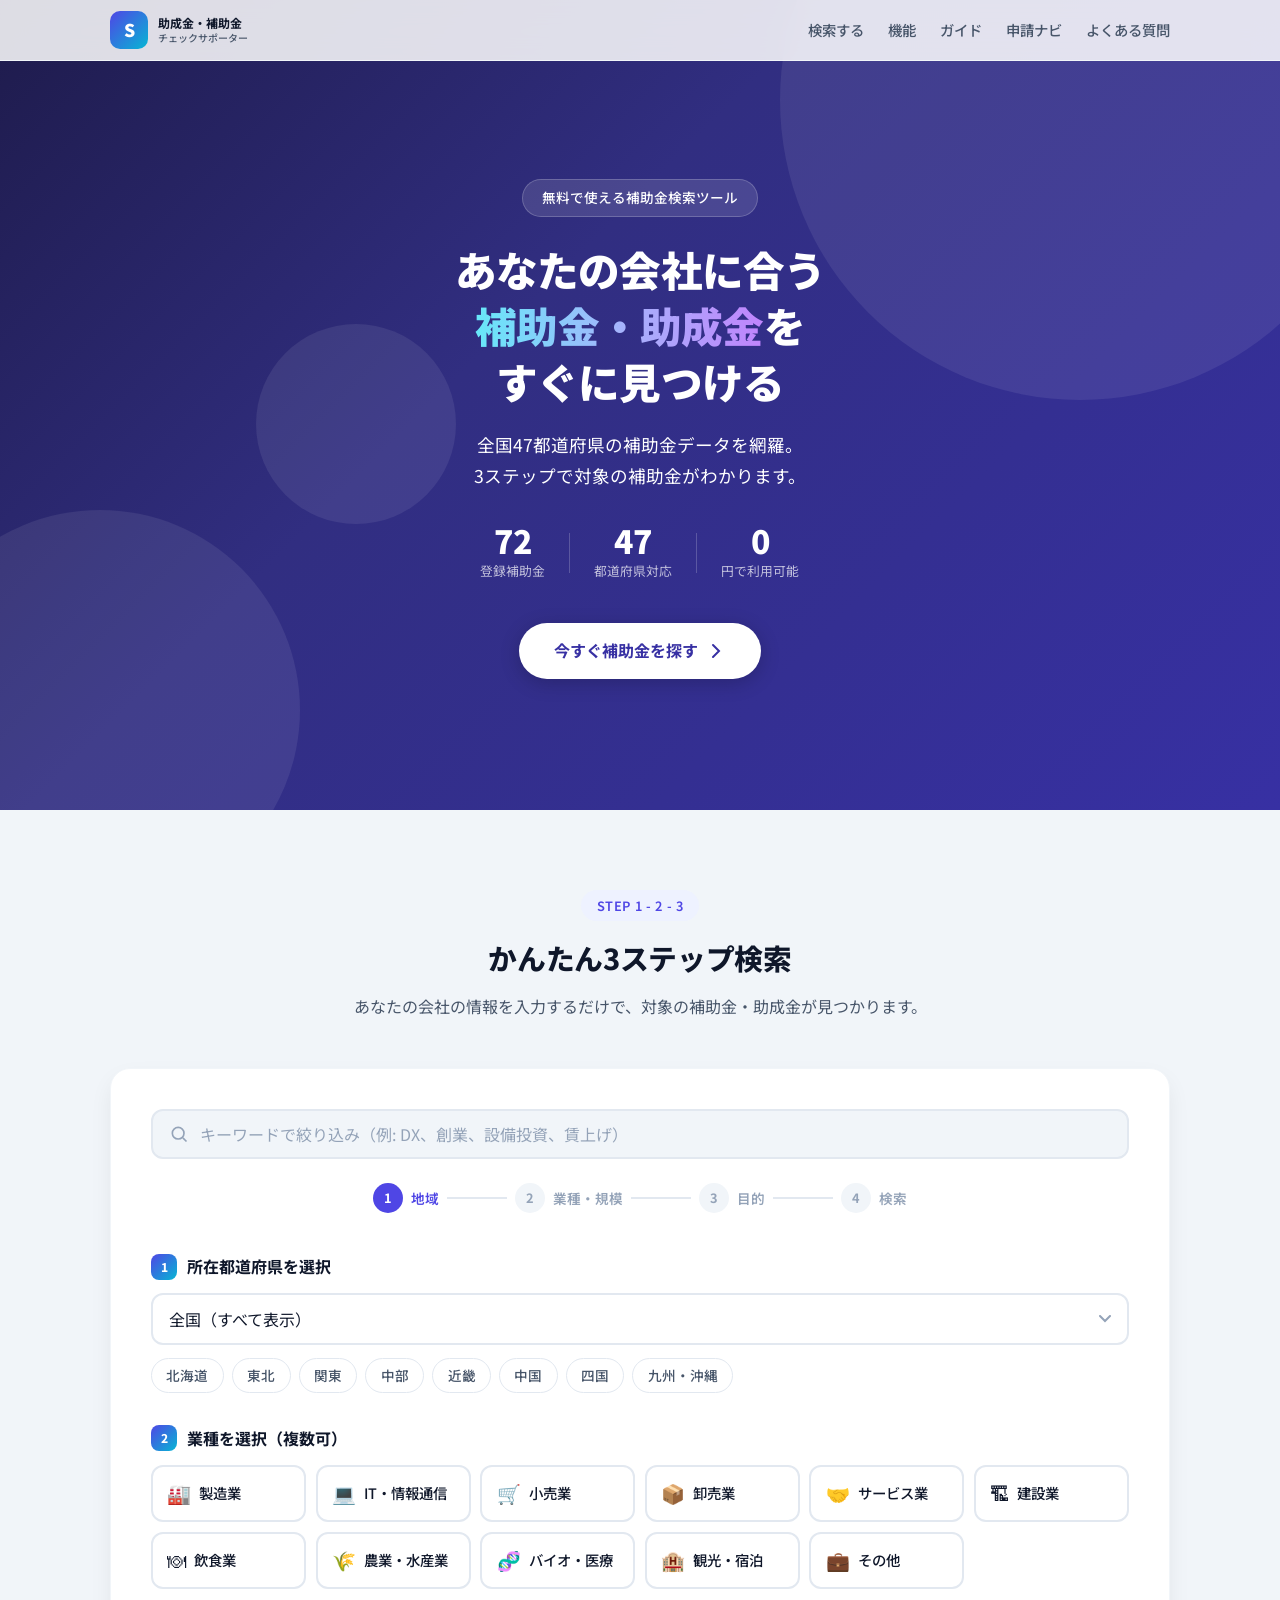
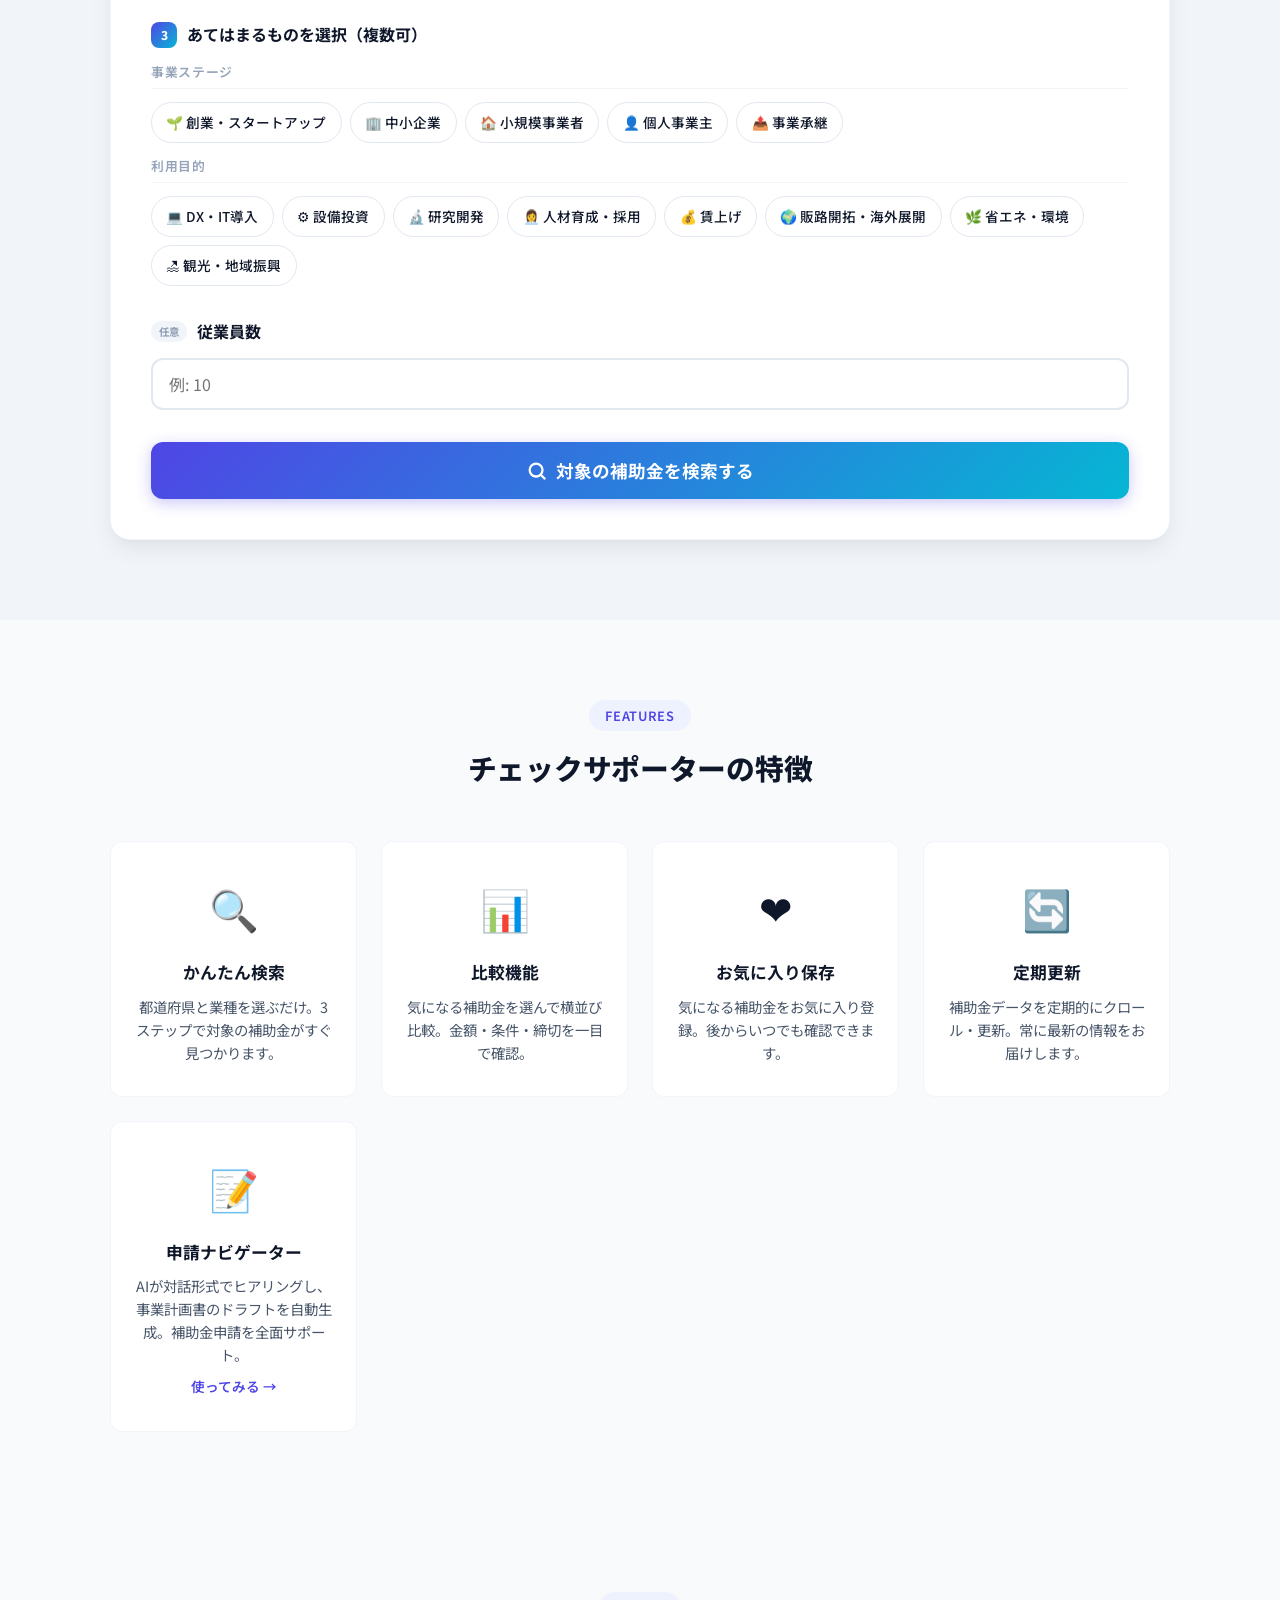
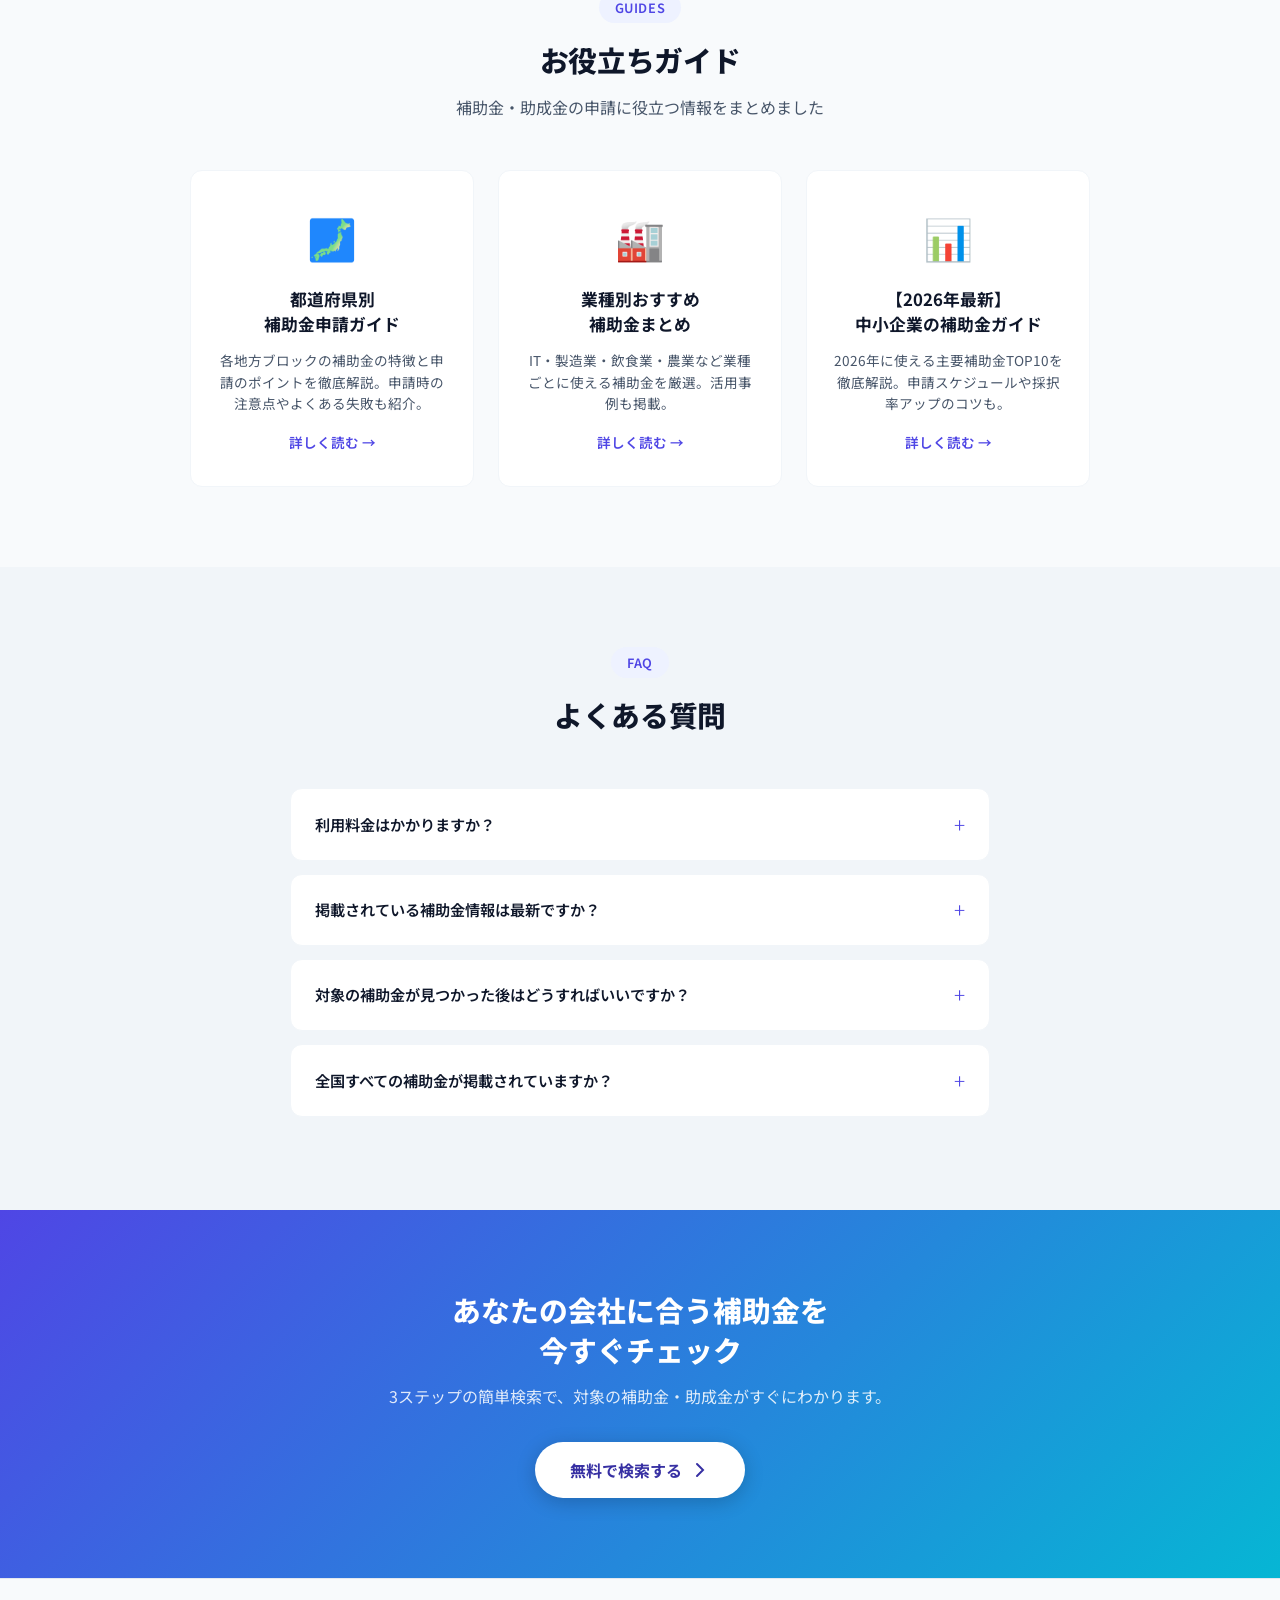
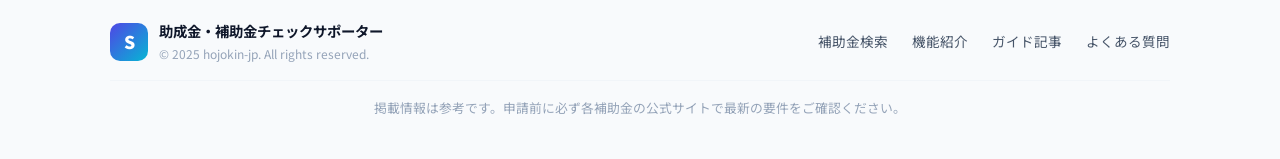
<file: web/index.html>
<!DOCTYPE html>
<html lang="ja">
<head>
  <meta charset="UTF-8" />
  <meta name="viewport" content="width=device-width, initial-scale=1.0" />
  <title>助成金・補助金チェックサポーター｜全国の補助金を簡単検索</title>
  <meta name="description" content="全国47都道府県の企業向け補助金・助成金を簡単チェック。業種・従業員数・都道府県から対象補助金を瞬時に絞り込み。無料で使える補助金検索ツール。" />
  <meta name="keywords" content="補助金,助成金,中小企業,検索,チェッカー,都道府県,申請" />
  <meta property="og:title" content="助成金・補助金チェックサポーター" />
  <meta property="og:description" content="全国47都道府県の補助金・助成金を簡単検索。あなたの会社が対象かすぐわかる。" />
  <meta property="og:type" content="website" />
  <link rel="canonical" href="https://hojokin-jp.pages.dev/" />
  <link rel="preconnect" href="https://fonts.googleapis.com" />
  <link rel="preconnect" href="https://fonts.gstatic.com" crossorigin />
  <link href="https://fonts.googleapis.com/css2?family=Noto+Sans+JP:wght@400;500;600;700;900&display=swap" rel="stylesheet" />
  <link rel="stylesheet" href="style.css" />
</head>
<body>

<!-- ナビゲーション -->
<nav class="navbar" id="navbar">
  <div class="nav-inner">
    <a href="#" class="nav-logo">
      <span class="logo-icon">S</span>
      <span class="logo-text">助成金・補助金<br/><small>チェックサポーター</small></span>
    </a>
    <div class="nav-links">
      <a href="#search">検索する</a>
      <a href="#features">機能</a>
      <a href="#guides">ガイド</a>
      <a href="navigator.html">申請ナビ</a>
      <a href="#faq">よくある質問</a>
    </div>
    <button class="nav-hamburger" id="nav-hamburger" aria-label="メニュー">
      <span></span><span></span><span></span>
    </button>
  </div>
</nav>

<!-- ヒーローセクション -->
<section class="hero" id="hero">
  <div class="hero-bg-shapes">
    <div class="shape shape-1"></div>
    <div class="shape shape-2"></div>
    <div class="shape shape-3"></div>
  </div>
  <div class="hero-inner">
    <div class="hero-badge">無料で使える補助金検索ツール</div>
    <h1 class="hero-title">
      あなたの会社に合う<br/>
      <span class="gradient-text">補助金・助成金</span>を<br/>
      すぐに見つける
    </h1>
    <p class="hero-sub">
      全国47都道府県の補助金データを網羅。<br/>
      3ステップで対象の補助金がわかります。
    </p>
    <div class="hero-stats">
      <div class="stat-item">
        <span class="stat-num" id="stat-total">72</span>
        <span class="stat-label">登録補助金</span>
      </div>
      <div class="stat-divider"></div>
      <div class="stat-item">
        <span class="stat-num">47</span>
        <span class="stat-label">都道府県対応</span>
      </div>
      <div class="stat-divider"></div>
      <div class="stat-item">
        <span class="stat-num">0</span>
        <span class="stat-label">円で利用可能</span>
      </div>
    </div>
    <a href="#search" class="hero-cta">
      今すぐ補助金を探す
      <svg width="20" height="20" viewBox="0 0 20 20" fill="none"><path d="M7 4l6 6-6 6" stroke="currentColor" stroke-width="2" stroke-linecap="round"/></svg>
    </a>
  </div>
</section>

<!-- 検索セクション -->
<section class="search-section" id="search">
  <div class="container">
    <div class="section-header">
      <span class="section-tag">STEP 1 - 2 - 3</span>
      <h2>かんたん3ステップ検索</h2>
      <p>あなたの会社の情報を入力するだけで、対象の補助金・助成金が見つかります。</p>
    </div>

    <div class="search-card">

      <!-- フリーワード検索 -->
      <div class="form-block keyword-block">
        <div class="keyword-row">
          <svg width="20" height="20" viewBox="0 0 24 24" fill="none" stroke="var(--text-muted)" stroke-width="2"><circle cx="11" cy="11" r="7"/><path d="M21 21l-4.35-4.35"/></svg>
          <input type="text" id="keyword-search" class="input-keyword" placeholder="キーワードで絞り込み（例: DX、創業、設備投資、賃上げ）" />
        </div>
      </div>

      <!-- ステップインジケーター -->
      <div class="step-indicator">
        <div class="step active" data-step="1"><span>1</span>地域</div>
        <div class="step-line"></div>
        <div class="step" data-step="2"><span>2</span>業種・規模</div>
        <div class="step-line"></div>
        <div class="step" data-step="3"><span>3</span>目的</div>
        <div class="step-line"></div>
        <div class="step" data-step="4"><span>4</span>検索</div>
      </div>

      <!-- 都道府県選択（地図 + ドロップダウン） -->
      <div class="form-block">
        <label class="form-label">
          <span class="label-icon">1</span>
          所在都道府県を選択
        </label>
        <div class="pref-selector">
          <select id="pref-select" class="select-modern">
            <option value="">全国（すべて表示）</option>
          </select>
          <!-- 地方ボタン -->
          <div class="region-chips" id="region-chips">
            <button class="region-chip" data-region="hokkaido">北海道</button>
            <button class="region-chip" data-region="tohoku">東北</button>
            <button class="region-chip" data-region="kanto">関東</button>
            <button class="region-chip" data-region="chubu">中部</button>
            <button class="region-chip" data-region="kinki">近畿</button>
            <button class="region-chip" data-region="chugoku">中国</button>
            <button class="region-chip" data-region="shikoku">四国</button>
            <button class="region-chip" data-region="kyushu">九州・沖縄</button>
          </div>
        </div>
      </div>

      <!-- 業種選択 -->
      <div class="form-block">
        <label class="form-label">
          <span class="label-icon">2</span>
          業種を選択（複数可）
        </label>
        <div class="industry-grid" id="industry-grid">
          <label class="industry-chip"><input type="checkbox" class="industry-check" value="製造業" /><span class="chip-icon">&#x1F3ED;</span><span>製造業</span></label>
          <label class="industry-chip"><input type="checkbox" class="industry-check" value="IT・情報通信" /><span class="chip-icon">&#x1F4BB;</span><span>IT・情報通信</span></label>
          <label class="industry-chip"><input type="checkbox" class="industry-check" value="小売業" /><span class="chip-icon">&#x1F6D2;</span><span>小売業</span></label>
          <label class="industry-chip"><input type="checkbox" class="industry-check" value="卸売業" /><span class="chip-icon">&#x1F4E6;</span><span>卸売業</span></label>
          <label class="industry-chip"><input type="checkbox" class="industry-check" value="サービス業" /><span class="chip-icon">&#x1F91D;</span><span>サービス業</span></label>
          <label class="industry-chip"><input type="checkbox" class="industry-check" value="建設業" /><span class="chip-icon">&#x1F3D7;</span><span>建設業</span></label>
          <label class="industry-chip"><input type="checkbox" class="industry-check" value="飲食業" /><span class="chip-icon">&#x1F37D;</span><span>飲食業</span></label>
          <label class="industry-chip"><input type="checkbox" class="industry-check" value="農業・水産業" /><span class="chip-icon">&#x1F33E;</span><span>農業・水産業</span></label>
          <label class="industry-chip"><input type="checkbox" class="industry-check" value="バイオ・医療" /><span class="chip-icon">&#x1F9EC;</span><span>バイオ・医療</span></label>
          <label class="industry-chip"><input type="checkbox" class="industry-check" value="観光・宿泊" /><span class="chip-icon">&#x1F3E8;</span><span>観光・宿泊</span></label>
          <label class="industry-chip"><input type="checkbox" class="industry-check" value="その他" /><span class="chip-icon">&#x1F4BC;</span><span>その他</span></label>
        </div>
      </div>

      <!-- 事業ステージ -->
      <div class="form-block">
        <label class="form-label">
          <span class="label-icon">3</span>
          あてはまるものを選択（複数可）
        </label>
        <div class="filter-group">
          <p class="filter-sublabel">事業ステージ</p>
          <div class="chip-row">
            <label class="filter-chip"><input type="checkbox" class="stage-check" value="創業" /><span>&#x1F331; 創業・スタートアップ</span></label>
            <label class="filter-chip"><input type="checkbox" class="stage-check" value="中小企業" /><span>&#x1F3E2; 中小企業</span></label>
            <label class="filter-chip"><input type="checkbox" class="stage-check" value="小規模" /><span>&#x1F3E0; 小規模事業者</span></label>
            <label class="filter-chip"><input type="checkbox" class="stage-check" value="個人事業" /><span>&#x1F464; 個人事業主</span></label>
            <label class="filter-chip"><input type="checkbox" class="stage-check" value="事業承継" /><span>&#x1F4E4; 事業承継</span></label>
          </div>

          <p class="filter-sublabel">利用目的</p>
          <div class="chip-row">
            <label class="filter-chip"><input type="checkbox" class="purpose-check" value="DX" /><span>&#x1F4BB; DX・IT導入</span></label>
            <label class="filter-chip"><input type="checkbox" class="purpose-check" value="設備" /><span>&#x2699; 設備投資</span></label>
            <label class="filter-chip"><input type="checkbox" class="purpose-check" value="研究" /><span>&#x1F52C; 研究開発</span></label>
            <label class="filter-chip"><input type="checkbox" class="purpose-check" value="人材" /><span>&#x1F469;&#x200D;&#x1F4BC; 人材育成・採用</span></label>
            <label class="filter-chip"><input type="checkbox" class="purpose-check" value="賃上げ" /><span>&#x1F4B0; 賃上げ</span></label>
            <label class="filter-chip"><input type="checkbox" class="purpose-check" value="販路" /><span>&#x1F30D; 販路開拓・海外展開</span></label>
            <label class="filter-chip"><input type="checkbox" class="purpose-check" value="省エネ" /><span>&#x1F33F; 省エネ・環境</span></label>
            <label class="filter-chip"><input type="checkbox" class="purpose-check" value="観光" /><span>&#x1F3D6; 観光・地域振興</span></label>
          </div>
        </div>
      </div>

      <!-- 従業員数（オプション） -->
      <div class="form-block">
        <label class="form-label">
          <span class="label-icon opt">任意</span>
          従業員数
        </label>
        <input type="number" id="employee-count" class="input-modern" min="1" max="99999" placeholder="例: 10" />
      </div>

      <button class="btn-search" id="btn-search">
        <svg width="22" height="22" viewBox="0 0 24 24" fill="none" stroke="currentColor" stroke-width="2.5"><circle cx="11" cy="11" r="7"/><path d="M21 21l-4.35-4.35"/></svg>
        対象の補助金を検索する
      </button>
    </div>
  </div>
</section>

<!-- 結果セクション -->
<section class="results-section" id="results-section" style="display:none;">
  <div class="container">
    <!-- 結果ヘッダー -->
    <div class="results-header">
      <div class="results-count" id="results-count"></div>
      <div class="results-controls">
        <div class="view-toggle">
          <button class="view-btn active" data-view="list" title="リスト表示">
            <svg width="18" height="18" viewBox="0 0 24 24" fill="none" stroke="currentColor" stroke-width="2"><path d="M8 6h13M8 12h13M8 18h13M3 6h.01M3 12h.01M3 18h.01"/></svg>
          </button>
          <button class="view-btn" data-view="grid" title="グリッド表示">
            <svg width="18" height="18" viewBox="0 0 24 24" fill="none" stroke="currentColor" stroke-width="2"><rect x="3" y="3" width="7" height="7"/><rect x="14" y="3" width="7" height="7"/><rect x="3" y="14" width="7" height="7"/><rect x="14" y="14" width="7" height="7"/></svg>
          </button>
        </div>
        <select id="sort-select" class="select-small">
          <option value="amount-desc">金額が大きい順</option>
          <option value="amount-asc">金額が小さい順</option>
          <option value="name-asc">名前順</option>
          <option value="pref-asc">都道府県順</option>
        </select>
      </div>
    </div>

    <!-- 比較バー -->
    <div class="compare-bar" id="compare-bar" style="display:none;">
      <div class="compare-inner">
        <span><strong id="compare-count">0</strong>件を比較中</span>
        <button class="btn-compare" id="btn-compare">比較表を見る</button>
        <button class="btn-compare-clear" id="btn-compare-clear">クリア</button>
      </div>
    </div>

    <!-- 結果リスト -->
    <div id="results" class="results-list"></div>
  </div>
</section>

<!-- 比較モーダル -->
<div class="modal-overlay" id="compare-modal" style="display:none;">
  <div class="modal-content">
    <div class="modal-header">
      <h3>補助金比較</h3>
      <button class="modal-close" id="modal-close">&times;</button>
    </div>
    <div class="modal-body" id="compare-table-container"></div>
  </div>
</div>

<!-- お気に入りフローティングボタン -->
<button class="fab-favorites" id="fab-favorites" title="お気に入り一覧" style="display:none;">
  <svg width="22" height="22" viewBox="0 0 24 24" fill="currentColor"><path d="M12 21.35l-1.45-1.32C5.4 15.36 2 12.28 2 8.5 2 5.42 4.42 3 7.5 3c1.74 0 3.41.81 4.5 2.09C13.09 3.81 14.76 3 16.5 3 19.58 3 22 5.42 22 8.5c0 3.78-3.4 6.86-8.55 11.54L12 21.35z"/></svg>
  <span class="fab-badge" id="fab-badge">0</span>
</button>

<!-- お気に入りパネル -->
<div class="favorites-panel" id="favorites-panel" style="display:none;">
  <div class="panel-header">
    <h3>お気に入り</h3>
    <button class="panel-close" id="panel-close">&times;</button>
  </div>
  <div class="panel-body" id="favorites-list"></div>
</div>

<!-- 特徴セクション -->
<section class="features-section" id="features">
  <div class="container">
    <div class="section-header">
      <span class="section-tag">FEATURES</span>
      <h2>チェックサポーターの特徴</h2>
    </div>
    <div class="features-grid">
      <div class="feature-card">
        <div class="feature-icon">&#x1F50D;</div>
        <h3>かんたん検索</h3>
        <p>都道府県と業種を選ぶだけ。3ステップで対象の補助金がすぐ見つかります。</p>
      </div>
      <div class="feature-card">
        <div class="feature-icon">&#x1F4CA;</div>
        <h3>比較機能</h3>
        <p>気になる補助金を選んで横並び比較。金額・条件・締切を一目で確認。</p>
      </div>
      <div class="feature-card">
        <div class="feature-icon">&#x2764;</div>
        <h3>お気に入り保存</h3>
        <p>気になる補助金をお気に入り登録。後からいつでも確認できます。</p>
      </div>
      <div class="feature-card">
        <div class="feature-icon">&#x1F504;</div>
        <h3>定期更新</h3>
        <p>補助金データを定期的にクロール・更新。常に最新の情報をお届けします。</p>
      </div>
      <a href="navigator.html" class="feature-card feature-card-link" style="text-decoration:none;color:inherit;">
        <div class="feature-icon">&#x1F4DD;</div>
        <h3>申請ナビゲーター</h3>
        <p>AIが対話形式でヒアリングし、事業計画書のドラフトを自動生成。補助金申請を全面サポート。</p>
        <span style="display:inline-block;margin-top:0.5rem;color:var(--primary);font-weight:600;font-size:0.85rem;">使ってみる &rarr;</span>
      </a>
    </div>
  </div>
</section>

<!-- ガイド記事セクション -->
<section class="guides-section" id="guides">
  <div class="container">
    <div class="section-header">
      <span class="section-tag">GUIDES</span>
      <h2>お役立ちガイド</h2>
      <p>補助金・助成金の申請に役立つ情報をまとめました</p>
    </div>
    <div class="guides-grid">
      <a href="guides/prefecture-guide.html" class="guide-card">
        <div class="guide-card-icon">&#x1F5FE;</div>
        <h3>都道府県別<br/>補助金申請ガイド</h3>
        <p>各地方ブロックの補助金の特徴と申請のポイントを徹底解説。申請時の注意点やよくある失敗も紹介。</p>
        <span class="guide-card-link">詳しく読む &rarr;</span>
      </a>
      <a href="guides/industry-guide.html" class="guide-card">
        <div class="guide-card-icon">&#x1F3ED;</div>
        <h3>業種別おすすめ<br/>補助金まとめ</h3>
        <p>IT・製造業・飲食業・農業など業種ごとに使える補助金を厳選。活用事例も掲載。</p>
        <span class="guide-card-link">詳しく読む &rarr;</span>
      </a>
      <a href="guides/sme-subsidy-2026.html" class="guide-card">
        <div class="guide-card-icon">&#x1F4CA;</div>
        <h3>【2026年最新】<br/>中小企業の補助金ガイド</h3>
        <p>2026年に使える主要補助金TOP10を徹底解説。申請スケジュールや採択率アップのコツも。</p>
        <span class="guide-card-link">詳しく読む &rarr;</span>
      </a>
    </div>
  </div>
</section>

<!-- FAQ セクション -->
<section class="faq-section" id="faq">
  <div class="container">
    <div class="section-header">
      <span class="section-tag">FAQ</span>
      <h2>よくある質問</h2>
    </div>
    <div class="faq-list">
      <details class="faq-item">
        <summary>利用料金はかかりますか？</summary>
        <p>いいえ、完全無料でご利用いただけます。会員登録も不要です。</p>
      </details>
      <details class="faq-item">
        <summary>掲載されている補助金情報は最新ですか？</summary>
        <p>定期的に各都道府県の公式サイトをクロールし、データを更新しています。ただし、申請前には必ず公式サイトで最新情報をご確認ください。</p>
      </details>
      <details class="faq-item">
        <summary>対象の補助金が見つかった後はどうすればいいですか？</summary>
        <p>「詳細を見る」ボタンから公式サイトへアクセスし、申請要件を確認してください。申請手続きのサポートが必要な場合は「申請を相談する」からお問い合わせいただけます。</p>
      </details>
      <details class="faq-item">
        <summary>全国すべての補助金が掲載されていますか？</summary>
        <p>現在は主要な都道府県の補助金を掲載しています。順次対象を拡大し、全国1,741市区町村の補助金にも対応予定です。</p>
      </details>
    </div>
  </div>
</section>

<!-- CTA セクション -->
<section class="cta-section">
  <div class="container">
    <h2>あなたの会社に合う補助金を<br/>今すぐチェック</h2>
    <p>3ステップの簡単検索で、対象の補助金・助成金がすぐにわかります。</p>
    <a href="#search" class="hero-cta cta-white">
      無料で検索する
      <svg width="20" height="20" viewBox="0 0 20 20" fill="none"><path d="M7 4l6 6-6 6" stroke="currentColor" stroke-width="2" stroke-linecap="round"/></svg>
    </a>
  </div>
</section>

<!-- フッター -->
<footer class="footer">
  <div class="container">
    <div class="footer-inner">
      <div class="footer-brand">
        <span class="logo-icon">S</span>
        <div>
          <strong>助成金・補助金チェックサポーター</strong>
          <p>&copy; 2025 hojokin-jp. All rights reserved.</p>
        </div>
      </div>
      <div class="footer-links">
        <a href="#search">補助金検索</a>
        <a href="#features">機能紹介</a>
        <a href="#guides">ガイド記事</a>
        <a href="#faq">よくある質問</a>
      </div>
    </div>
    <p class="footer-disclaimer">
      掲載情報は参考です。申請前に必ず各補助金の公式サイトで最新の要件をご確認ください。
    </p>
  </div>
</footer>

<script src="data.js"></script>
<script src="app.js"></script>

<!-- 構造化データ -->
<script type="application/ld+json">
{
  "@context": "https://schema.org",
  "@type": "WebApplication",
  "name": "助成金・補助金チェックサポーター",
  "description": "全国47都道府県の企業向け補助金・助成金を簡単チェック",
  "url": "https://hojokin-jp.pages.dev/",
  "applicationCategory": "BusinessApplication",
  "operatingSystem": "Web",
  "offers": {
    "@type": "Offer",
    "price": "0",
    "priceCurrency": "JPY"
  }
}
</script>
</body>
</html>
</file>
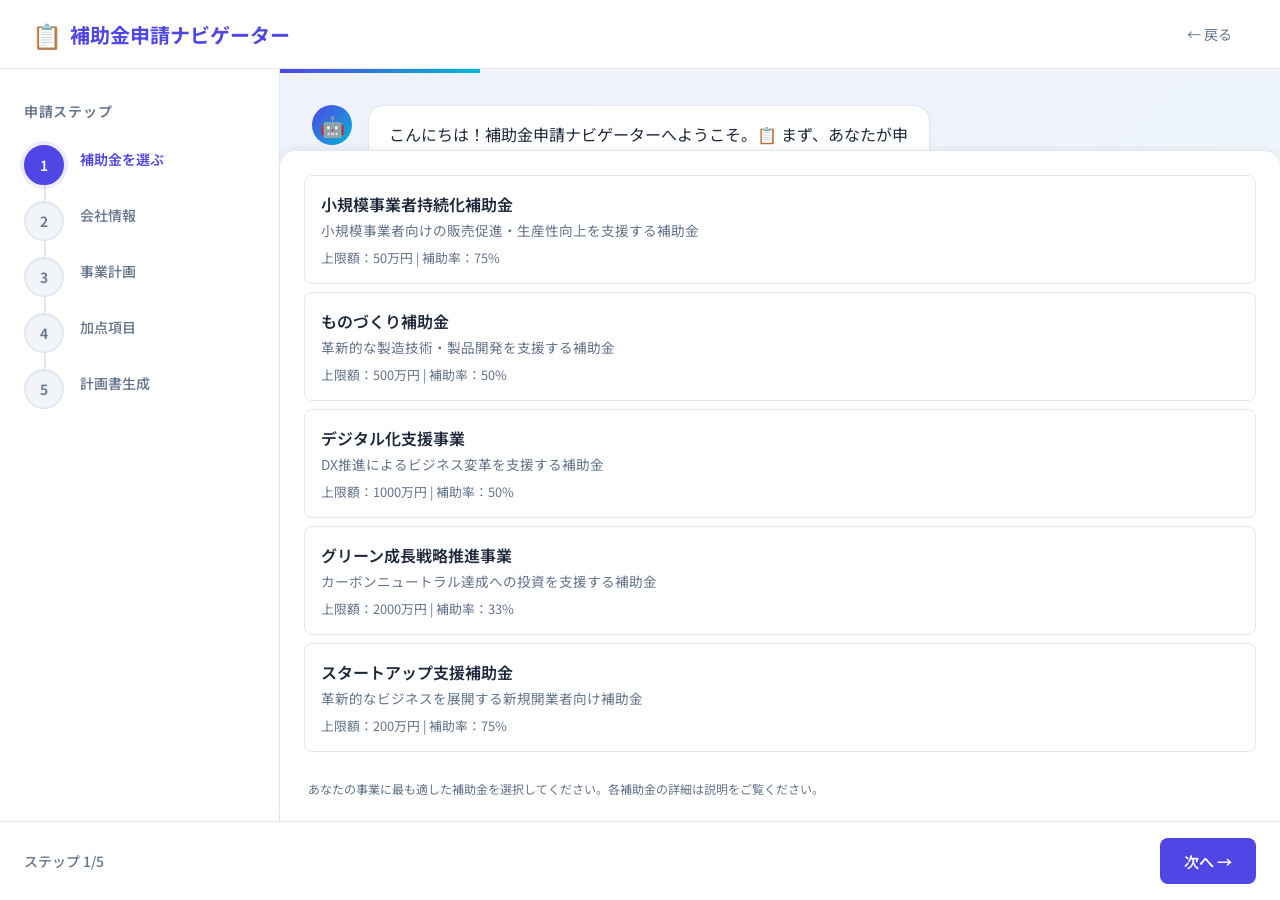
<file: web/navigator.html>
<!DOCTYPE html>
<html lang="ja">
<head>
    <meta charset="UTF-8">
    <meta name="viewport" content="width=device-width, initial-scale=1.0">
    <meta name="description" content="AI が事業計画書の作成をサポートする補助金申請ナビゲーター。簡単な質問に答えるだけで、あなたの事業に合わせた補助金提案と計画書を生成します。">
    <meta name="keywords" content="補助金,助成金,事業計画書,申請サポート,中小企業">
    <meta name="author" content="助成金・補助金チェックサポーター">
    <meta property="og:title" content="補助金申請ナビゲーター｜AI が事業計画書の作成をサポート">
    <meta property="og:description" content="簡単な質問に答えるだけで、あなたの事業に合わせた補助金提案と計画書を生成します。">
    <meta property="og:type" content="website">
    <meta name="theme-color" content="#4f46e5">

    <title>補助金申請ナビゲーター｜AI が事業計画書の作成をサポート</title>

    <link href="https://fonts.googleapis.com/css2?family=Noto+Sans+JP:wght@400;500;600;700&display=swap" rel="stylesheet">
    <link rel="stylesheet" href="navigator.css">

    <style>
        :root {
            --primary: #4f46e5;
            --accent: #06b6d4;
            --bg: #f8fafc;
            --text: #1e293b;
            --border: #e2e8f0;
            --success: #10b981;
            --warning: #f59e0b;
            --error: #ef4444;
            --light-gray: #f1f5f9;
            --dark-gray: #64748b;
        }

        * {
            margin: 0;
            padding: 0;
            box-sizing: border-box;
        }

        html, body {
            height: 100%;
            font-family: 'Noto Sans JP', sans-serif;
            background: var(--bg);
            color: var(--text);
        }

        body {
            display: flex;
            flex-direction: column;
            overflow: hidden;
        }

        /* Navbar */
        nav {
            background: white;
            border-bottom: 1px solid var(--border);
            padding: 1rem 2rem;
            display: flex;
            justify-content: space-between;
            align-items: center;
            box-shadow: 0 1px 3px rgba(0,0,0,0.05);
        }

        .nav-logo {
            font-weight: 700;
            font-size: 1.25rem;
            color: var(--primary);
            text-decoration: none;
            display: flex;
            align-items: center;
            gap: 0.5rem;
        }

        .nav-logo::before {
            content: "📋";
            font-size: 1.5rem;
        }

        .nav-back {
            color: var(--dark-gray);
            text-decoration: none;
            font-size: 0.875rem;
            padding: 0.5rem 1rem;
            border-radius: 0.375rem;
            transition: background 0.2s;
        }

        .nav-back:hover {
            background: var(--light-gray);
        }

        /* Main container */
        .main-container {
            display: flex;
            flex: 1;
            overflow: hidden;
        }

        /* Sidebar */
        .sidebar {
            width: 280px;
            background: white;
            border-right: 1px solid var(--border);
            padding: 2rem 1.5rem;
            overflow-y: auto;
            display: flex;
            flex-direction: column;
            gap: 1.5rem;
        }

        .progress-title {
            font-size: 0.875rem;
            font-weight: 600;
            color: var(--dark-gray);
            text-transform: uppercase;
            letter-spacing: 0.05em;
        }

        .progress-steps {
            display: flex;
            flex-direction: column;
            gap: 1rem;
        }

        .step {
            display: flex;
            align-items: flex-start;
            gap: 1rem;
            position: relative;
        }

        .step::after {
            content: '';
            position: absolute;
            left: 1.25rem;
            top: 2.5rem;
            width: 2px;
            height: 2rem;
            background: var(--border);
        }

        .step:last-child::after {
            display: none;
        }

        .step-number {
            min-width: 2.5rem;
            height: 2.5rem;
            border-radius: 50%;
            background: var(--light-gray);
            border: 2px solid var(--border);
            display: flex;
            align-items: center;
            justify-content: center;
            font-weight: 600;
            font-size: 0.875rem;
            color: var(--dark-gray);
            position: relative;
            z-index: 1;
            transition: all 0.3s;
        }

        .step.active .step-number {
            background: var(--primary);
            color: white;
            border-color: var(--primary);
            box-shadow: 0 0 0 4px rgba(79, 70, 229, 0.1);
        }

        .step.completed .step-number {
            background: var(--success);
            color: white;
            border-color: var(--success);
        }

        .step.completed .step-number::after {
            content: '✓';
            position: absolute;
            font-size: 1.2rem;
        }

        .step-label {
            font-size: 0.875rem;
            font-weight: 500;
            color: var(--dark-gray);
            line-height: 1.25rem;
            margin-top: 0.25rem;
        }

        .step.active .step-label {
            color: var(--primary);
            font-weight: 600;
        }

        /* Main content area */
        .content-area {
            flex: 1;
            display: flex;
            flex-direction: column;
            background: linear-gradient(135deg, rgba(79,70,229,0.05) 0%, rgba(6,182,212,0.05) 100%);
        }

        /* Progress bar */
        .progress-bar {
            height: 4px;
            background: var(--light-gray);
            position: relative;
            overflow: hidden;
        }

        .progress-fill {
            height: 100%;
            background: linear-gradient(90deg, var(--primary), var(--accent));
            transition: width 0.4s cubic-bezier(0.4, 0, 0.2, 1);
            width: 0%;
        }

        /* Chat container */
        #chat-container {
            flex: 1;
            overflow-y: auto;
            padding: 2rem;
            display: flex;
            flex-direction: column;
            gap: 1.5rem;
        }

        .message {
            display: flex;
            gap: 1rem;
            animation: slideUp 0.3s ease-out;
        }

        @keyframes slideUp {
            from {
                opacity: 0;
                transform: translateY(20px);
            }
            to {
                opacity: 1;
                transform: translateY(0);
            }
        }

        .message.user {
            justify-content: flex-end;
        }

        .message.bot {
            justify-content: flex-start;
        }

        .message-avatar {
            width: 2.5rem;
            height: 2.5rem;
            border-radius: 50%;
            flex-shrink: 0;
            display: flex;
            align-items: center;
            justify-content: center;
            font-size: 1.25rem;
        }

        .bot .message-avatar {
            background: linear-gradient(135deg, var(--primary), var(--accent));
            color: white;
        }

        .user .message-avatar {
            background: var(--light-gray);
        }

        .message-content {
            max-width: 60%;
            display: flex;
            flex-direction: column;
            gap: 0.5rem;
        }

        .message-bubble {
            padding: 1rem 1.25rem;
            border-radius: 1rem;
            word-wrap: break-word;
            line-height: 1.5;
        }

        .bot .message-bubble {
            background: white;
            color: var(--text);
            border: 1px solid var(--border);
            box-shadow: 0 1px 3px rgba(0,0,0,0.05);
        }

        .user .message-bubble {
            background: var(--primary);
            color: white;
            border-radius: 1rem 1rem 0.25rem 1rem;
        }

        .message-timestamp {
            font-size: 0.75rem;
            color: var(--dark-gray);
            padding: 0 1.25rem;
        }

        /* Input area */
        #input-area {
            padding: 1.5rem;
            display: flex;
            flex-direction: column;
            gap: 1rem;
            background: white;
            border-top: 1px solid var(--border);
            border-radius: 1rem 1rem 0 0;
            box-shadow: 0 -2px 8px rgba(0,0,0,0.05);
        }

        .input-wrapper {
            display: flex;
            flex-direction: column;
            gap: 0.75rem;
        }

        .input-label {
            font-weight: 600;
            font-size: 0.875rem;
            color: var(--text);
        }

        .text-input,
        .select-input {
            padding: 0.75rem 1rem;
            border: 1px solid var(--border);
            border-radius: 0.5rem;
            font-family: 'Noto Sans JP', sans-serif;
            font-size: 1rem;
            color: var(--text);
            transition: border-color 0.2s;
        }

        .text-input:focus,
        .select-input:focus {
            outline: none;
            border-color: var(--primary);
            box-shadow: 0 0 0 3px rgba(79, 70, 229, 0.1);
        }

        textarea.text-input {
            resize: vertical;
            min-height: 100px;
            font-size: 0.95rem;
            line-height: 1.4;
        }

        .radio-group,
        .checkbox-group {
            display: flex;
            flex-direction: column;
            gap: 0.75rem;
        }

        .radio-item,
        .checkbox-item {
            display: flex;
            align-items: center;
            gap: 0.75rem;
            padding: 0.75rem;
            border-radius: 0.5rem;
            cursor: pointer;
            transition: background 0.2s;
        }

        .radio-item:hover,
        .checkbox-item:hover {
            background: var(--light-gray);
        }

        input[type="radio"],
        input[type="checkbox"] {
            cursor: pointer;
            accent-color: var(--primary);
        }

        .radio-label,
        .checkbox-label {
            cursor: pointer;
            flex: 1;
            font-size: 0.95rem;
        }

        .subsidy-option {
            padding: 1rem;
            border: 1px solid var(--border);
            border-radius: 0.5rem;
            margin-bottom: 0.5rem;
            cursor: pointer;
            transition: all 0.2s;
        }

        .subsidy-option:hover {
            border-color: var(--primary);
            background: rgba(79, 70, 229, 0.05);
        }

        .subsidy-option.selected {
            border-color: var(--primary);
            background: rgba(79, 70, 229, 0.1);
        }

        .subsidy-name {
            font-weight: 600;
            color: var(--text);
            margin-bottom: 0.25rem;
        }

        .subsidy-desc {
            font-size: 0.85rem;
            color: var(--dark-gray);
        }

        /* Action bar */
        .action-bar {
            display: flex;
            justify-content: space-between;
            align-items: center;
            padding: 1rem 1.5rem;
            background: white;
            border-top: 1px solid var(--border);
            gap: 1rem;
        }

        .step-indicator {
            font-size: 0.875rem;
            color: var(--dark-gray);
            font-weight: 500;
        }

        .button-group {
            display: flex;
            gap: 0.75rem;
        }

        .btn {
            padding: 0.75rem 1.5rem;
            border: none;
            border-radius: 0.5rem;
            font-family: 'Noto Sans JP', sans-serif;
            font-weight: 600;
            font-size: 0.95rem;
            cursor: pointer;
            transition: all 0.2s;
            display: flex;
            align-items: center;
            gap: 0.5rem;
        }

        .btn-primary {
            background: var(--primary);
            color: white;
        }

        .btn-primary:hover:not(:disabled) {
            background: #4338ca;
            box-shadow: 0 4px 12px rgba(79, 70, 229, 0.3);
        }

        .btn-secondary {
            background: var(--light-gray);
            color: var(--text);
            border: 1px solid var(--border);
        }

        .btn-secondary:hover:not(:disabled) {
            background: #e2e8f0;
        }

        .btn:disabled {
            opacity: 0.5;
            cursor: not-allowed;
        }

        /* Preview screen */
        .preview-container {
            padding: 2rem;
            background: white;
            border-radius: 1rem;
            margin: 1rem;
            box-shadow: 0 4px 12px rgba(0,0,0,0.05);
        }

        .preview-header {
            display: flex;
            justify-content: space-between;
            align-items: center;
            margin-bottom: 2rem;
            padding-bottom: 1.5rem;
            border-bottom: 2px solid var(--border);
        }

        .preview-title {
            font-size: 1.75rem;
            font-weight: 700;
            color: var(--text);
        }

        .preview-actions {
            display: flex;
            gap: 0.75rem;
        }

        .preview-section {
            margin-bottom: 2rem;
        }

        .preview-section-title {
            font-size: 1.1rem;
            font-weight: 600;
            color: var(--primary);
            margin-bottom: 1rem;
            padding-bottom: 0.75rem;
            border-bottom: 1px solid var(--border);
        }

        .preview-row {
            display: grid;
            grid-template-columns: 1fr 1fr;
            gap: 1.5rem;
            margin-bottom: 1rem;
        }

        .preview-item {
            background: var(--light-gray);
            padding: 1rem;
            border-radius: 0.5rem;
        }

        .preview-item-label {
            font-size: 0.85rem;
            font-weight: 600;
            color: var(--dark-gray);
            text-transform: uppercase;
            letter-spacing: 0.05em;
            margin-bottom: 0.5rem;
        }

        .preview-item-value {
            font-size: 0.95rem;
            color: var(--text);
            line-height: 1.6;
            word-break: break-word;
        }

        .success-badge {
            display: inline-flex;
            align-items: center;
            gap: 0.5rem;
            background: rgba(16, 185, 129, 0.1);
            color: var(--success);
            padding: 0.5rem 1rem;
            border-radius: 0.375rem;
            font-size: 0.875rem;
            font-weight: 600;
            margin-bottom: 1rem;
        }

        /* Mobile responsiveness */
        @media (max-width: 768px) {
            .main-container {
                flex-direction: column;
            }

            .sidebar {
                width: 100%;
                border-right: none;
                border-bottom: 1px solid var(--border);
                padding: 1rem 1.5rem;
                max-height: 120px;
                overflow-x: auto;
                flex-direction: row;
                gap: 2rem;
            }

            .progress-steps {
                display: flex;
                flex-direction: row;
                gap: 2rem;
            }

            .step {
                min-width: 150px;
            }

            .step::after {
                width: 2rem;
                height: 2px;
                left: 2.5rem;
                top: 1.25rem;
            }

            .progress-steps .step:last-child::after {
                display: block;
            }

            .step-label {
                font-size: 0.75rem;
            }

            #chat-container {
                padding: 1.5rem 1rem;
                gap: 1rem;
            }

            .message-content {
                max-width: 90%;
            }

            .content-area {
                min-height: calc(100vh - 300px);
            }

            nav {
                padding: 1rem;
                flex-direction: column;
                gap: 1rem;
            }

            .nav-back {
                align-self: flex-end;
            }

            .action-bar {
                flex-direction: column;
                gap: 1rem;
            }

            .button-group {
                width: 100%;
            }

            .button-group .btn {
                flex: 1;
                justify-content: center;
            }

            .preview-row {
                grid-template-columns: 1fr;
            }
        }

        /* Animations */
        @keyframes fadeIn {
            from {
                opacity: 0;
            }
            to {
                opacity: 1;
            }
        }

        @keyframes pulse {
            0%, 100% {
                opacity: 1;
            }
            50% {
                opacity: 0.5;
            }
        }

        .typing-indicator {
            display: flex;
            gap: 0.25rem;
            padding: 0.75rem 1.25rem;
        }

        .typing-dot {
            width: 0.5rem;
            height: 0.5rem;
            border-radius: 50%;
            background: var(--dark-gray);
            animation: pulse 1.4s infinite;
        }

        .typing-dot:nth-child(2) {
            animation-delay: 0.2s;
        }

        .typing-dot:nth-child(3) {
            animation-delay: 0.4s;
        }

        /* Success state */
        .completion-message {
            text-align: center;
            padding: 2rem;
            background: rgba(16, 185, 129, 0.1);
            border-radius: 1rem;
            margin: 1rem;
        }

        .completion-icon {
            font-size: 3rem;
            margin-bottom: 1rem;
        }

        .completion-text {
            font-size: 1.125rem;
            font-weight: 600;
            color: var(--success);
            margin-bottom: 0.5rem;
        }
    </style>
</head>
<body>
    <!-- Navigation -->
    <nav>
        <a href="#" class="nav-logo">補助金申請ナビゲーター</a>
        <a href="../index.html" class="nav-back">← 戻る</a>
    </nav>

    <!-- Main container -->
    <div class="main-container">
        <!-- Sidebar with progress steps -->
        <aside class="sidebar">
            <div class="progress-title">申請ステップ</div>
            <div class="progress-steps" id="progress-steps">
                <div class="step active" data-step="1">
                    <div class="step-number">1</div>
                    <div class="step-label">補助金を選ぶ</div>
                </div>
                <div class="step" data-step="2">
                    <div class="step-number">2</div>
                    <div class="step-label">会社情報</div>
                </div>
                <div class="step" data-step="3">
                    <div class="step-number">3</div>
                    <div class="step-label">事業計画</div>
                </div>
                <div class="step" data-step="4">
                    <div class="step-number">4</div>
                    <div class="step-label">加点項目</div>
                </div>
                <div class="step" data-step="5">
                    <div class="step-number">5</div>
                    <div class="step-label">計画書生成</div>
                </div>
            </div>
        </aside>

        <!-- Content area -->
        <div class="content-area">
            <!-- Progress bar -->
            <div class="progress-bar">
                <div class="progress-fill" id="progress-fill"></div>
            </div>

            <!-- Chat container -->
            <div id="chat-container"></div>

            <!-- Input area -->
            <div id="input-area"></div>
        </div>
    </div>

    <!-- Action bar -->
    <div class="action-bar">
        <div class="step-indicator">
            <span id="current-step">ステップ 1/5</span>
        </div>
        <div class="button-group">
            <button class="btn btn-secondary" id="btn-prev" style="display: none;">← 戻る</button>
            <button class="btn btn-primary" id="btn-next">次へ →</button>
        </div>
    </div>

    <!-- Structured data -->
    <script type="application/ld+json">
    {
        "@context": "https://schema.org",
        "@type": "WebApplication",
        "name": "補助金申請ナビゲーター",
        "description": "AI が事業計画書の作成をサポートする補助金申請ナビゲーター。簡単な質問に答えるだけで、あなたの事業に合わせた補助金提案と計画書を生成します。",
        "url": "https://hojokin-jp.example.com/web/navigator.html",
        "applicationCategory": "BusinessApplication",
        "offers": {
            "@type": "Offer",
            "price": "0",
            "priceCurrency": "JPY"
        }
    }
    </script>

    <script src="navigator.js"></script>
</body>
</html>
</file>
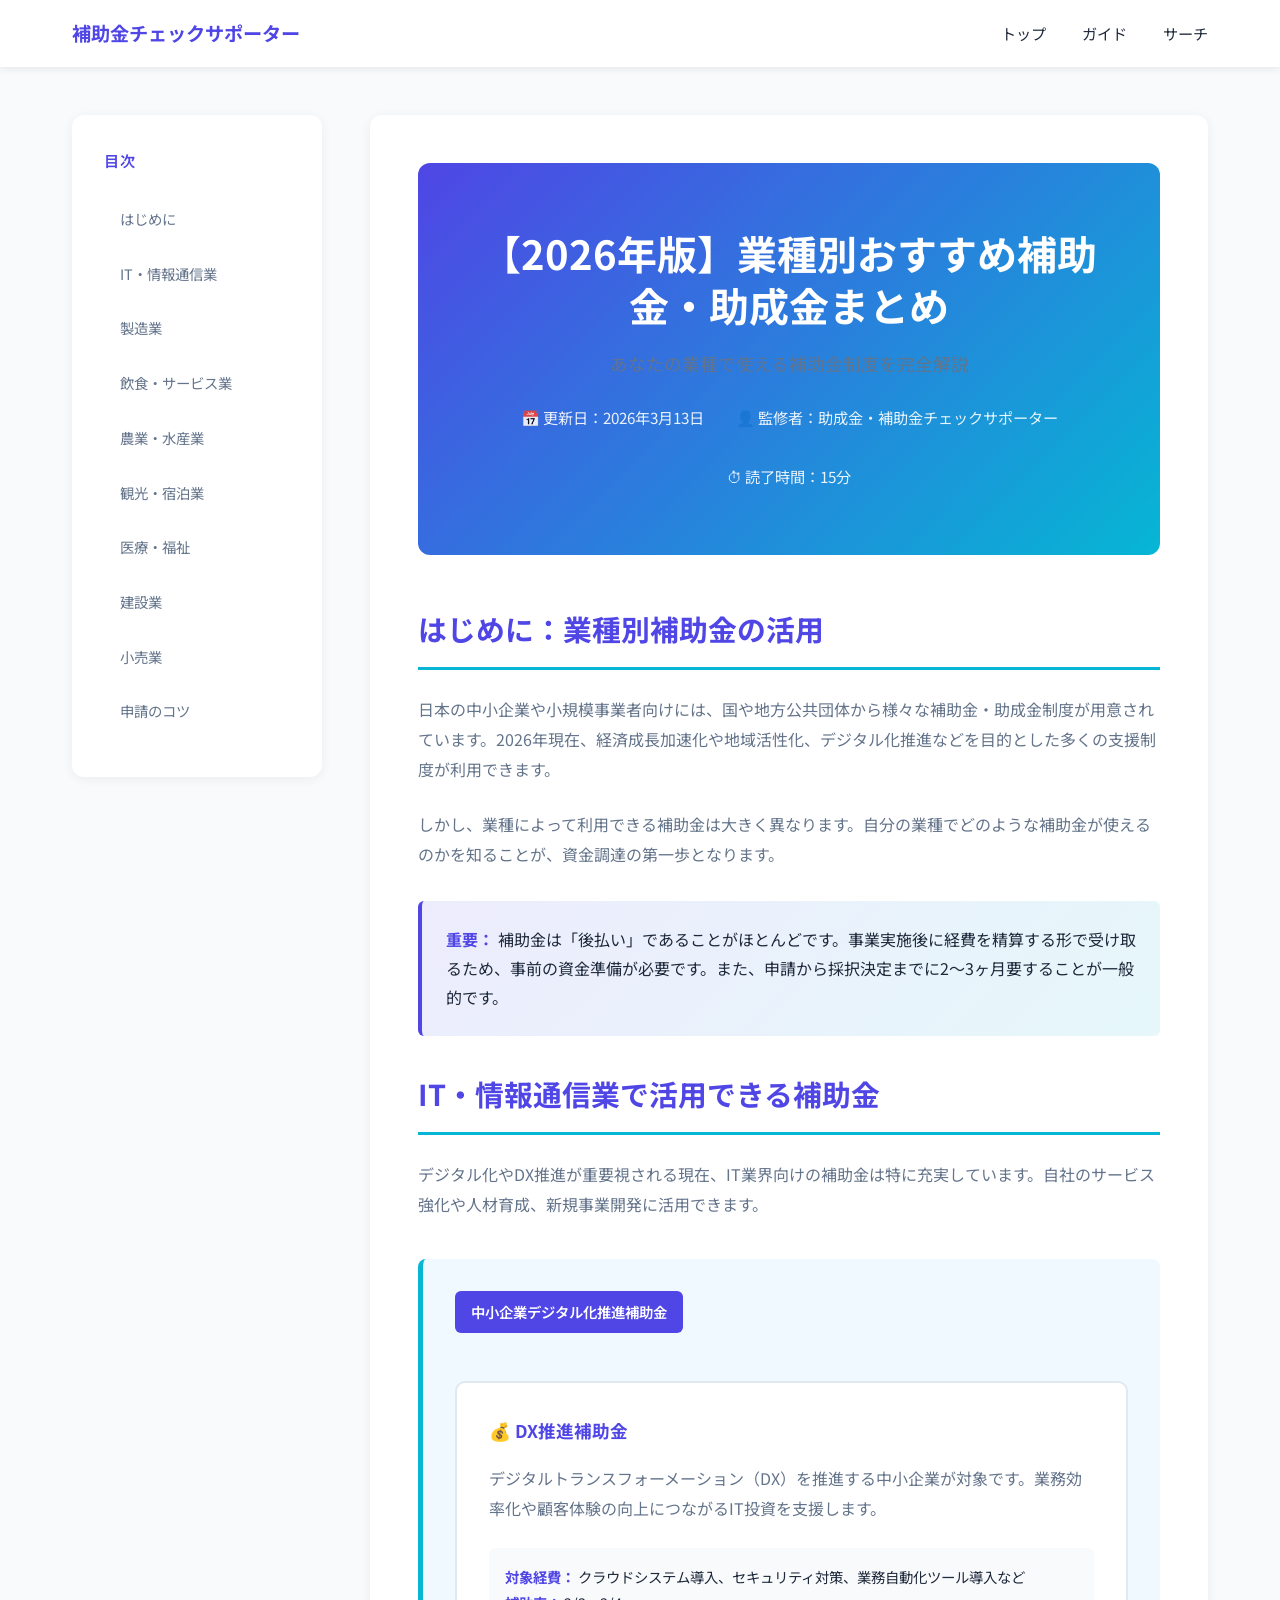
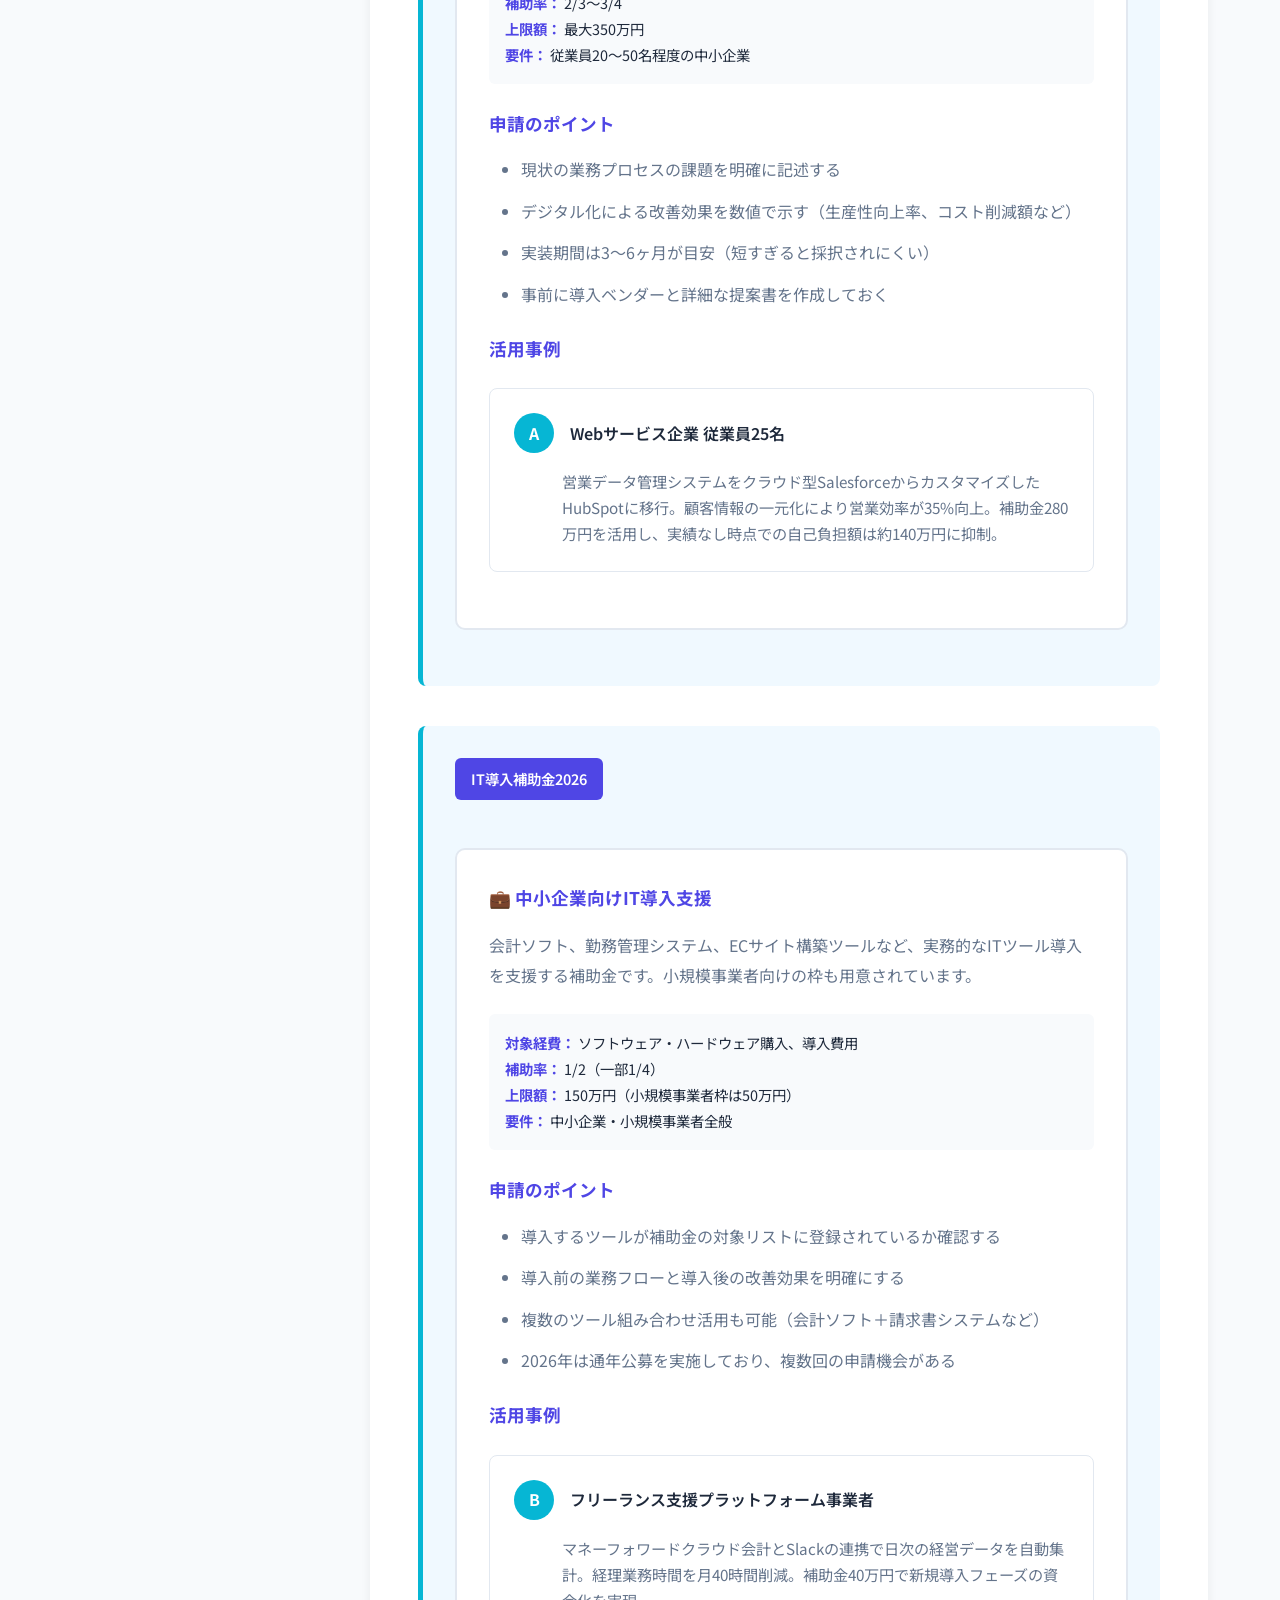
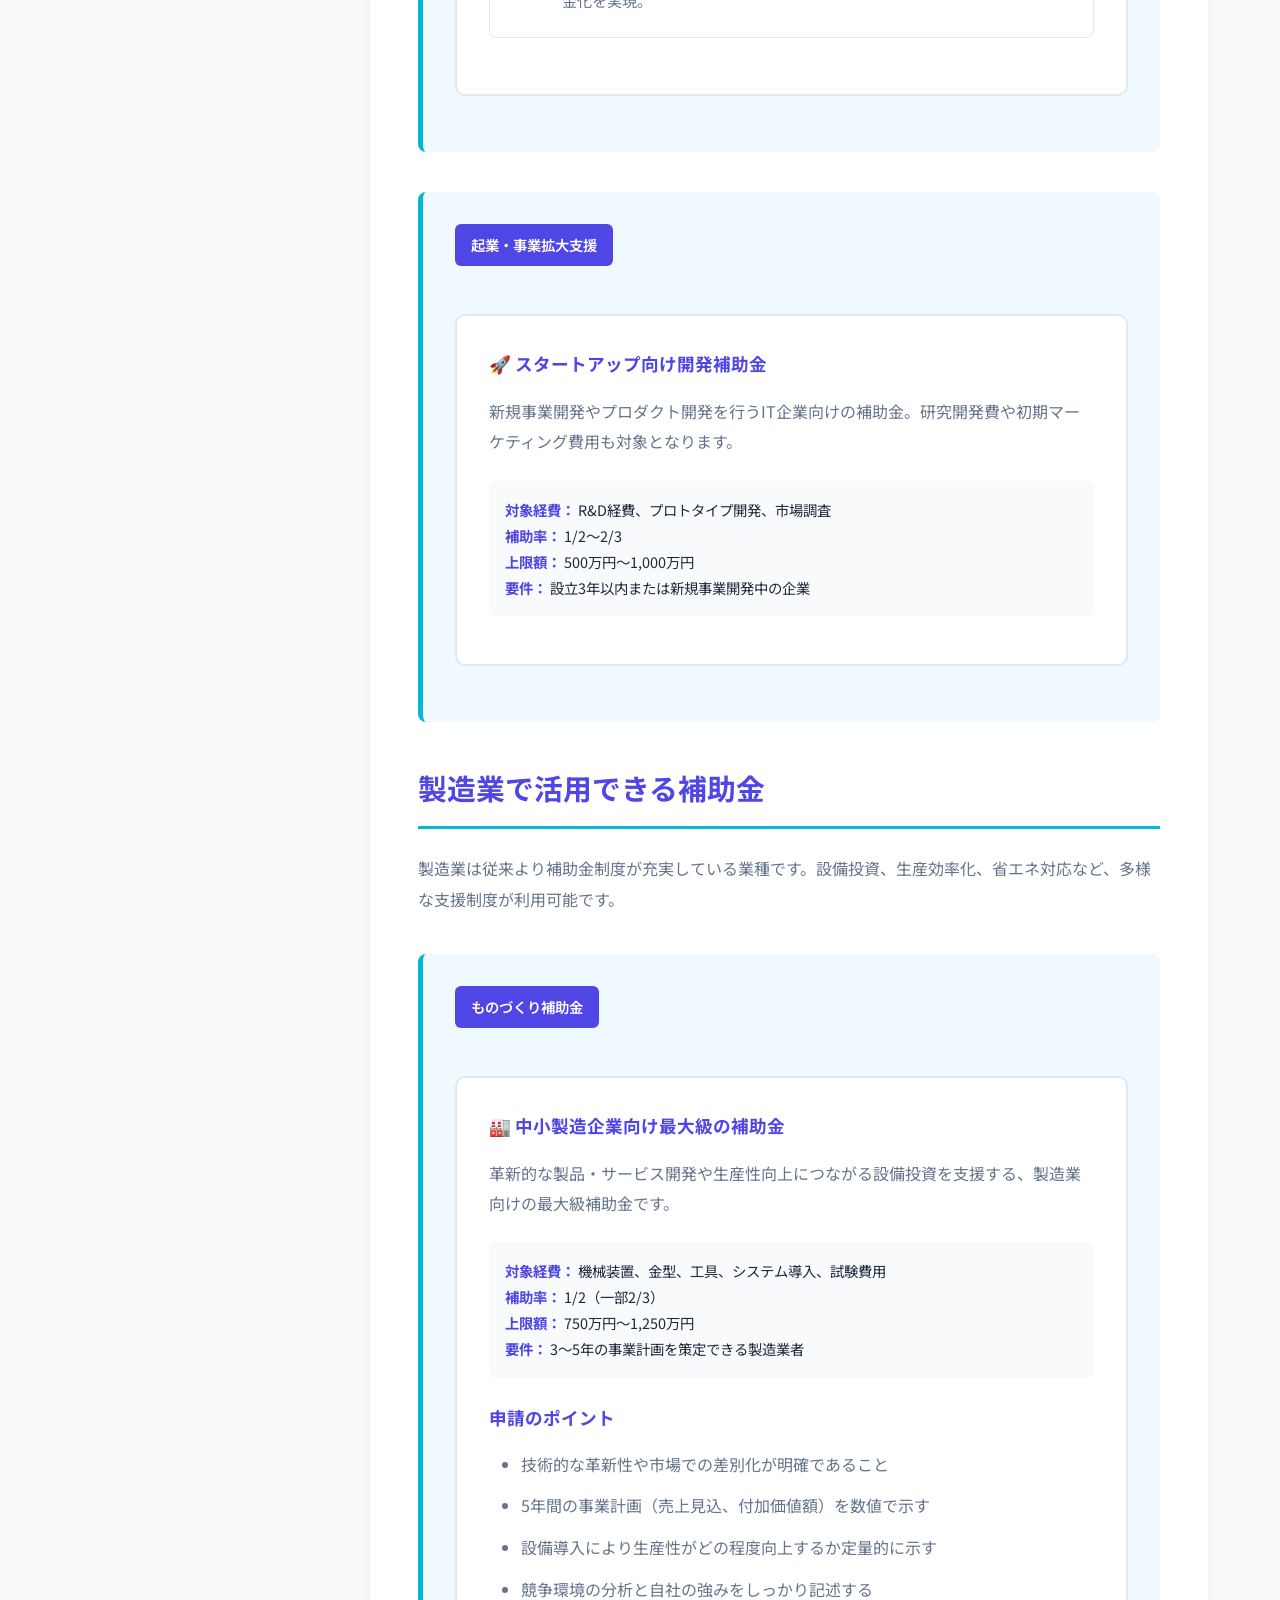
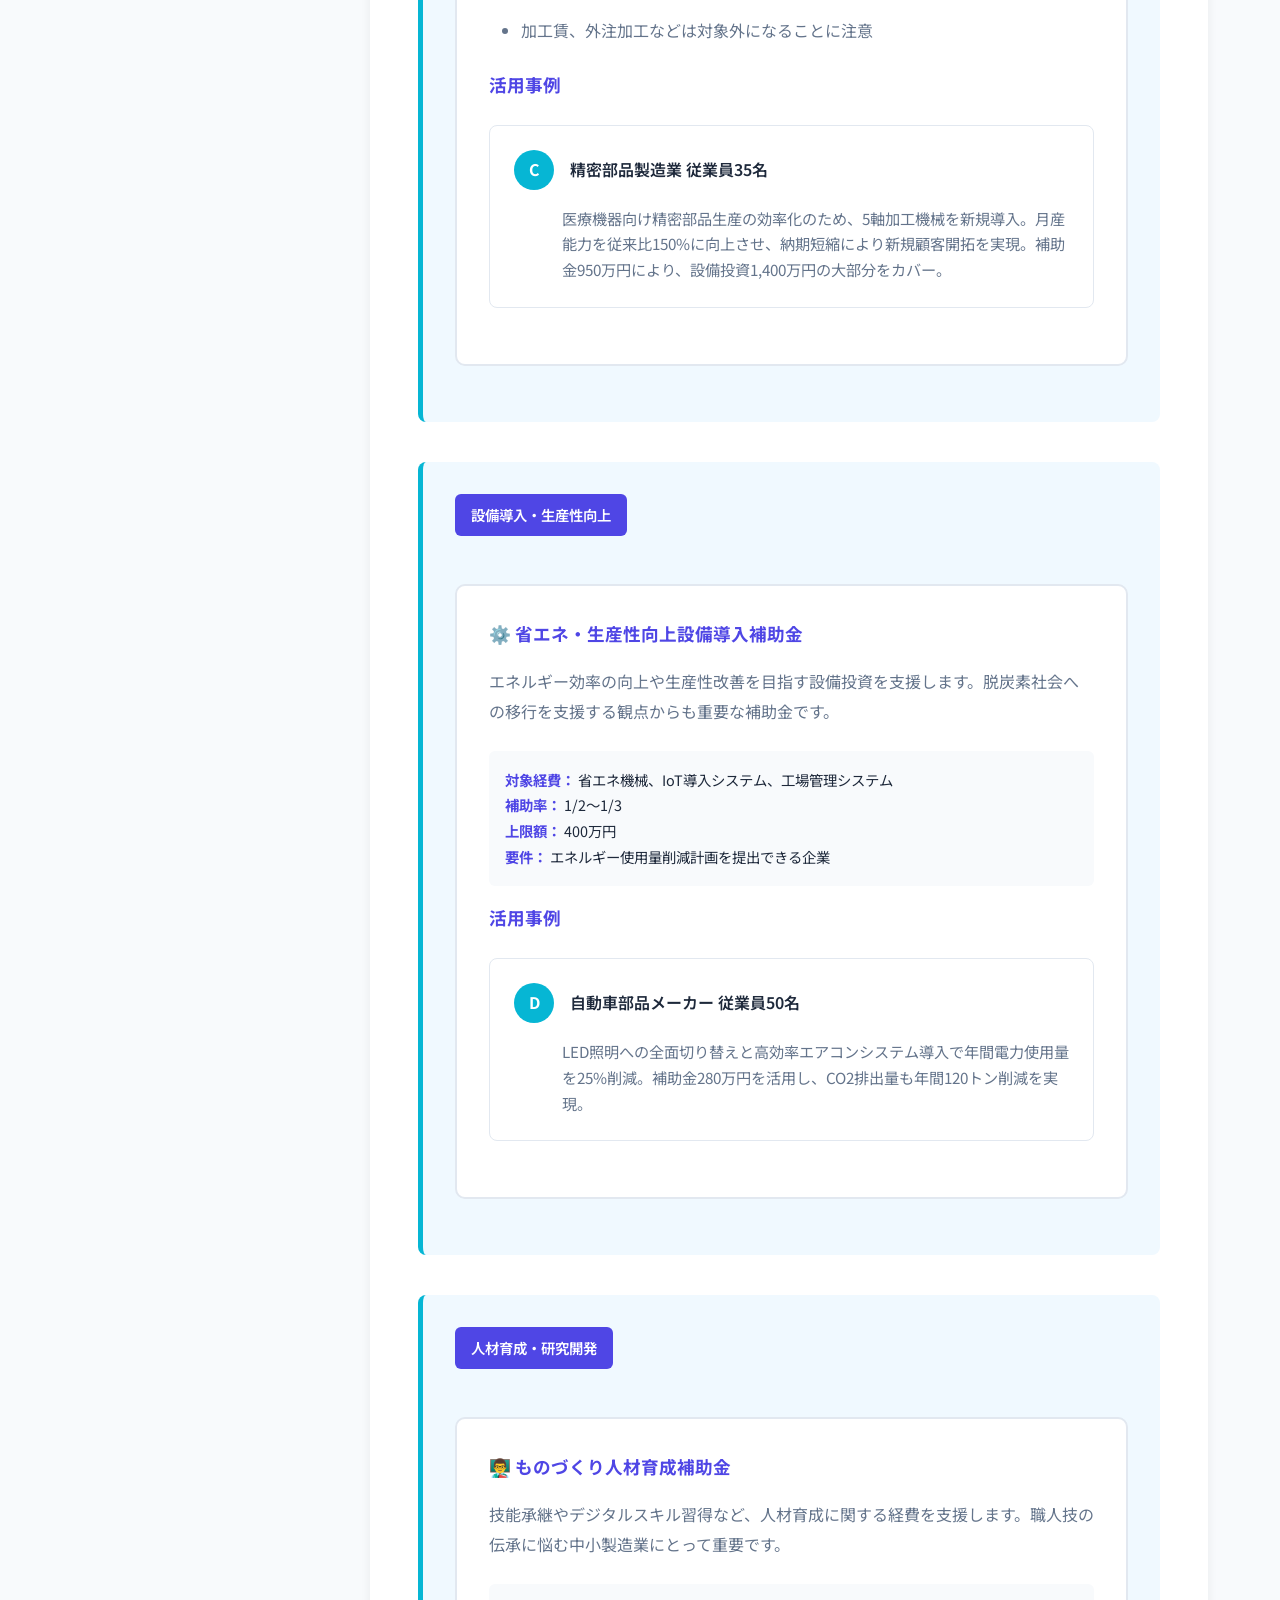
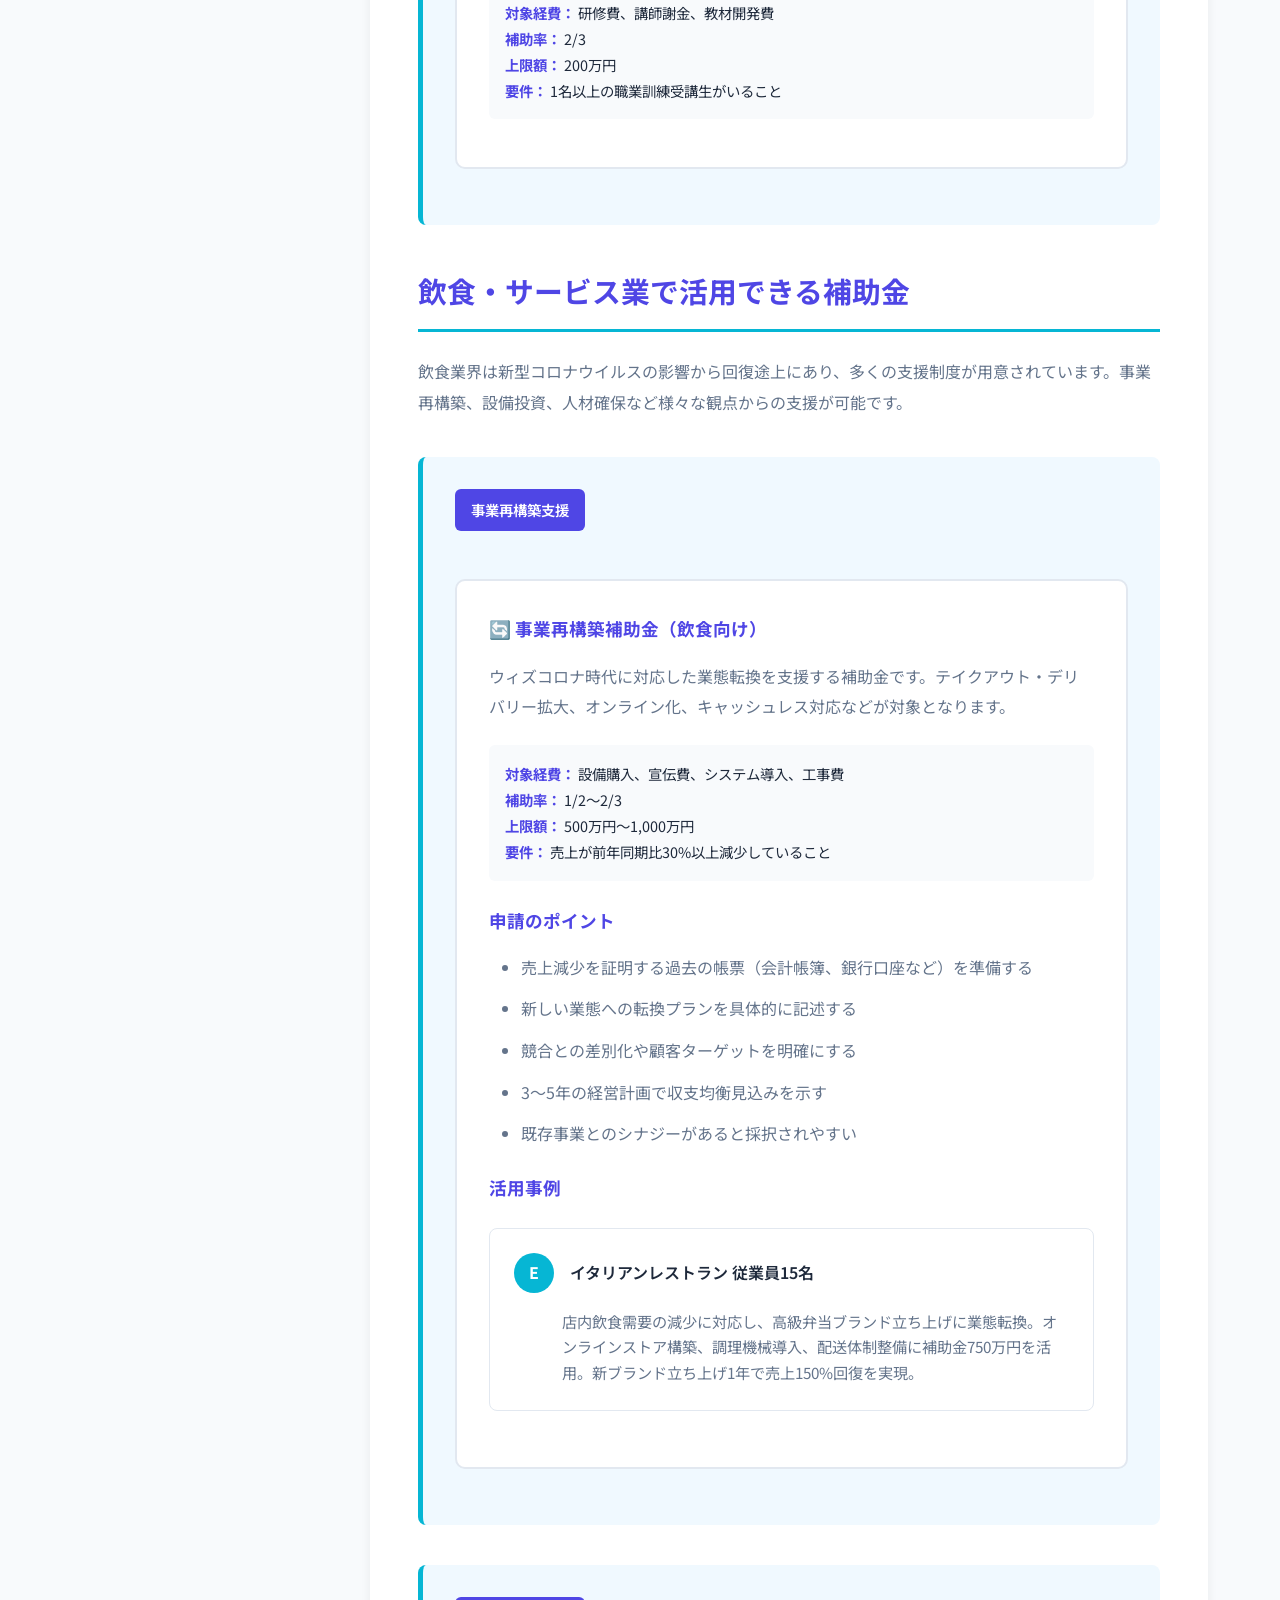
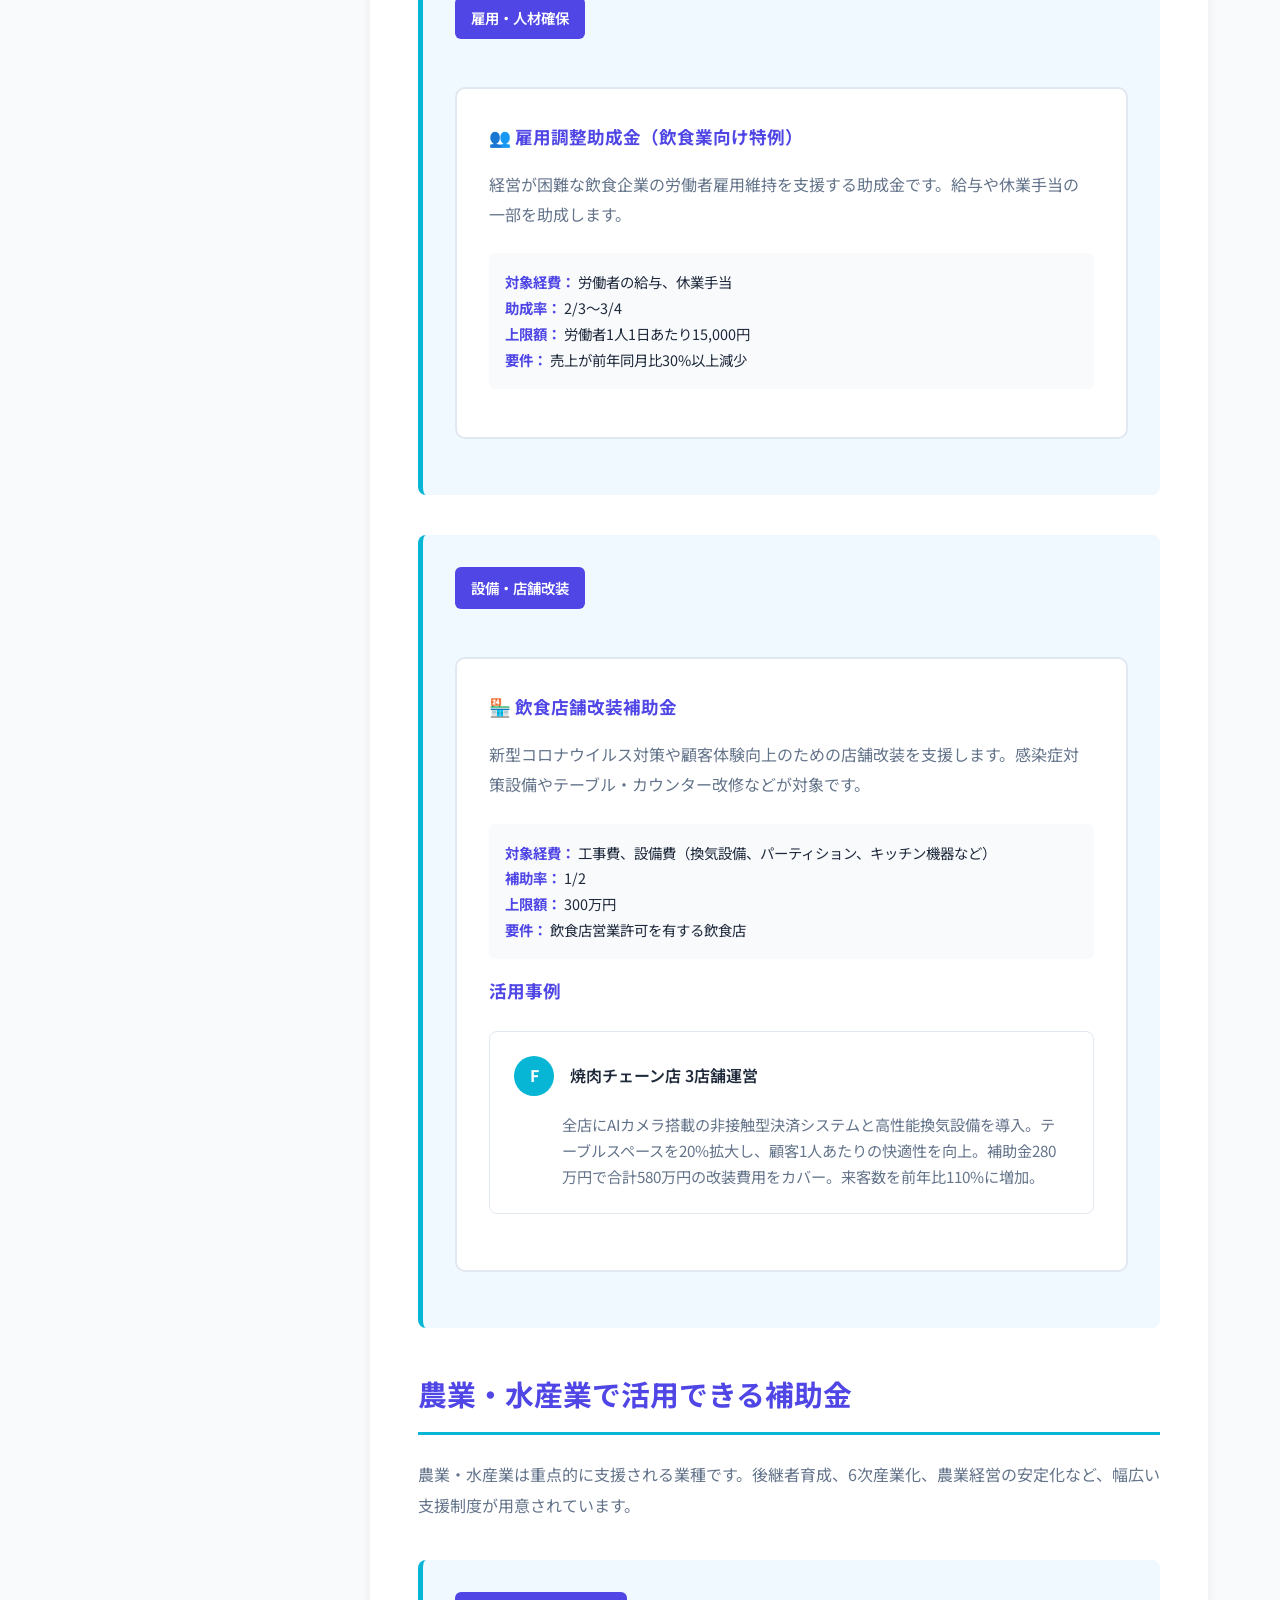
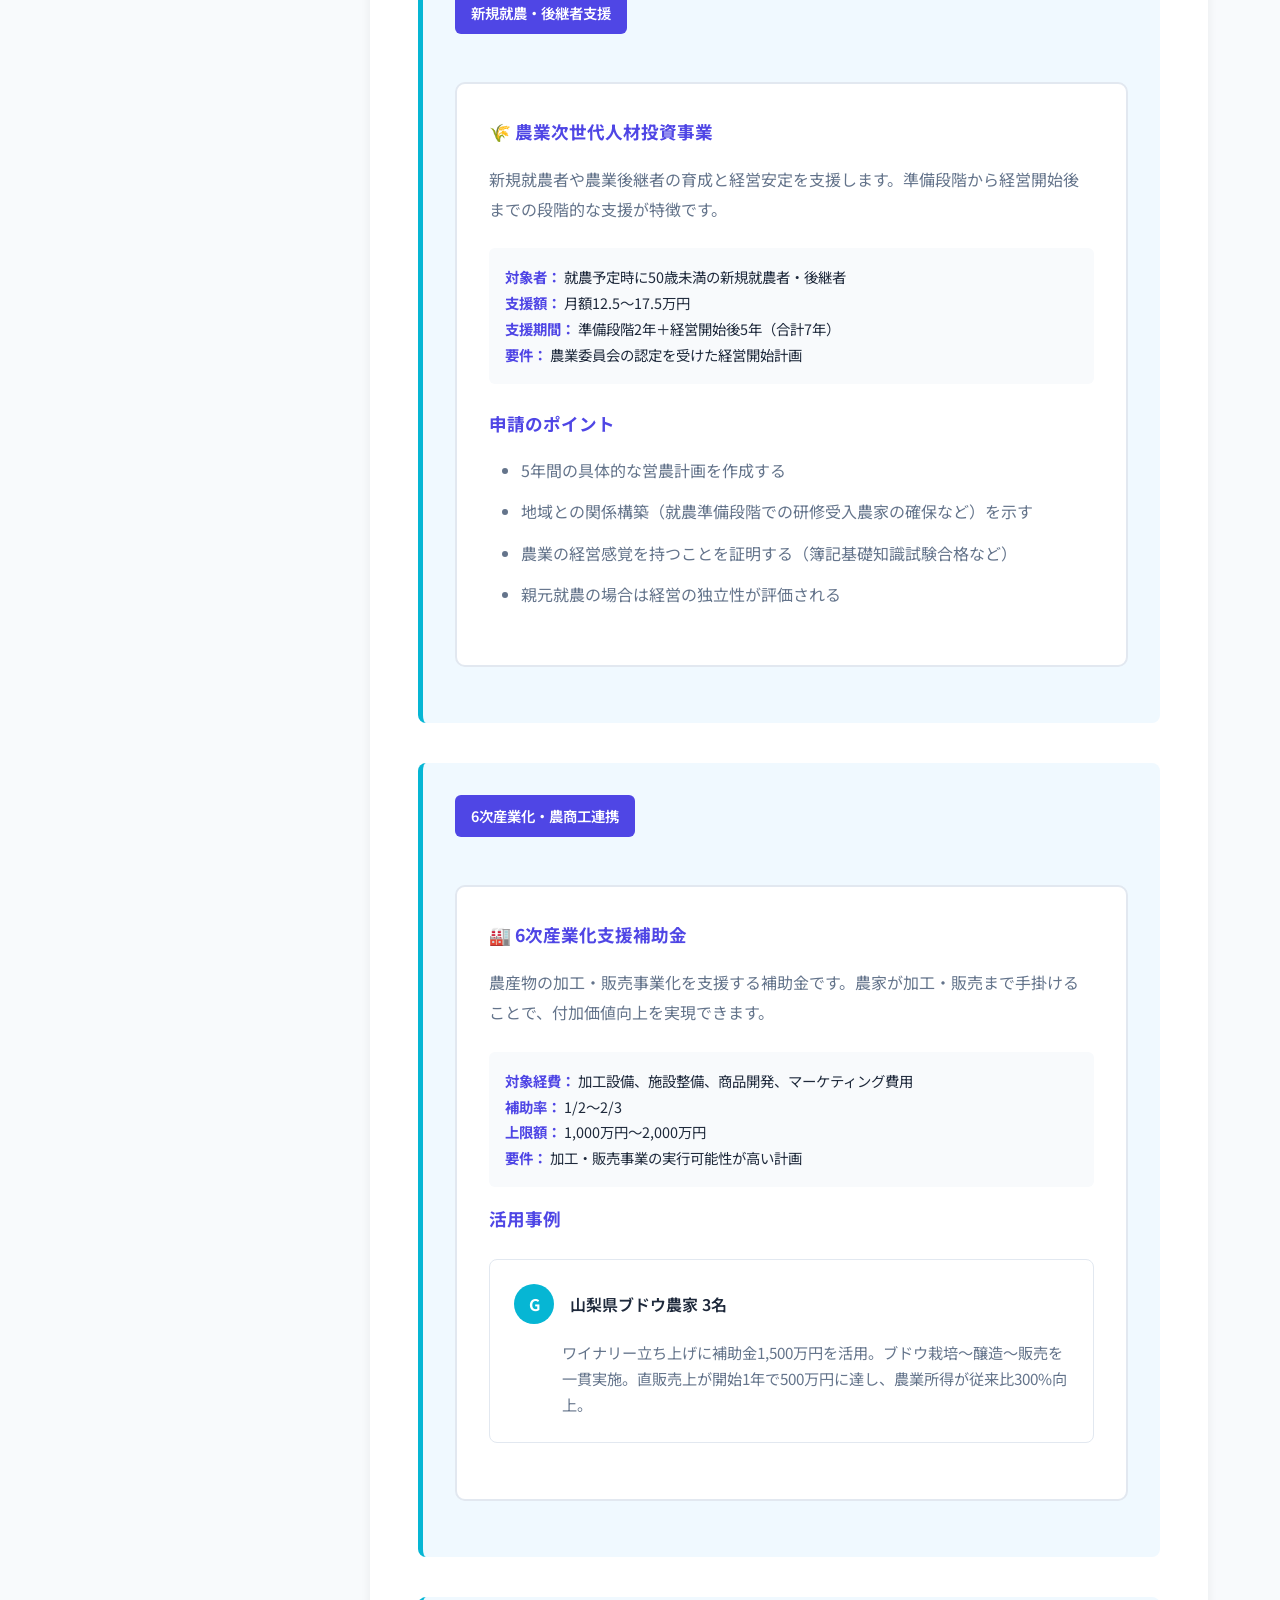
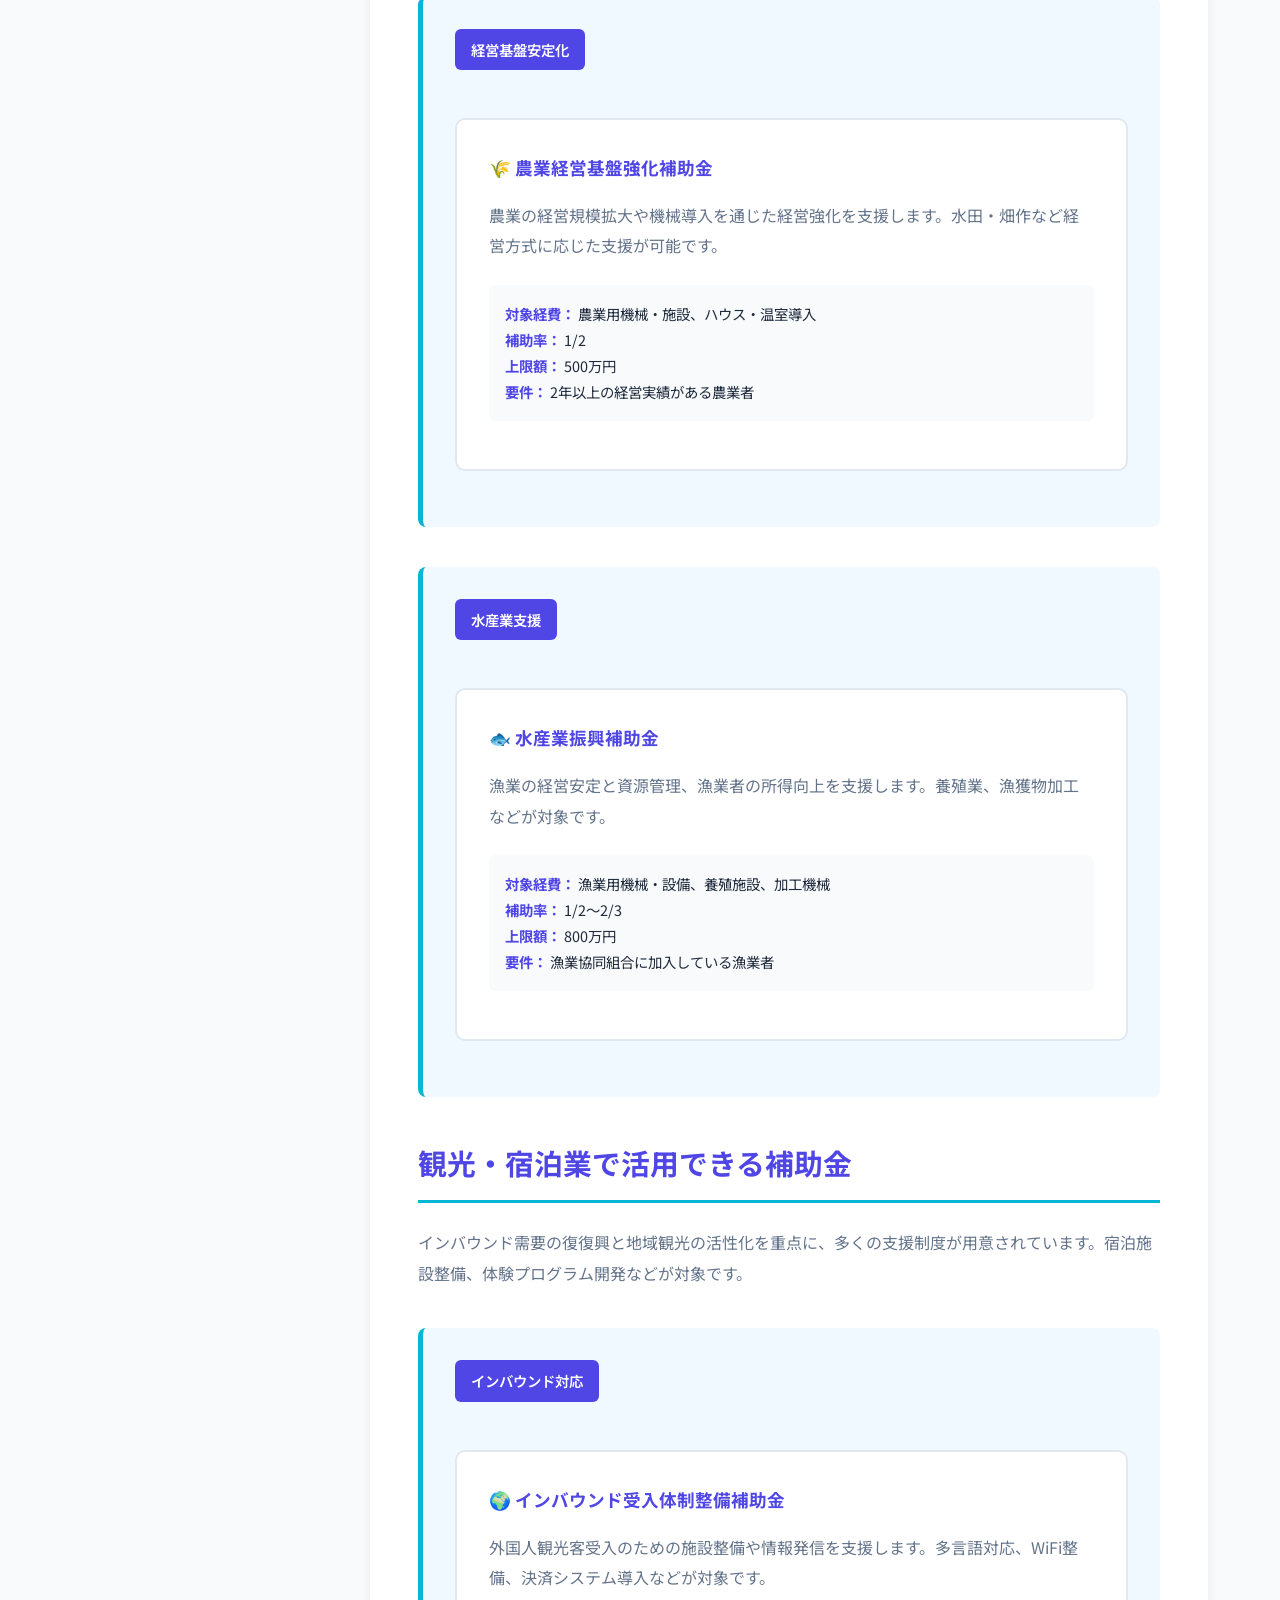
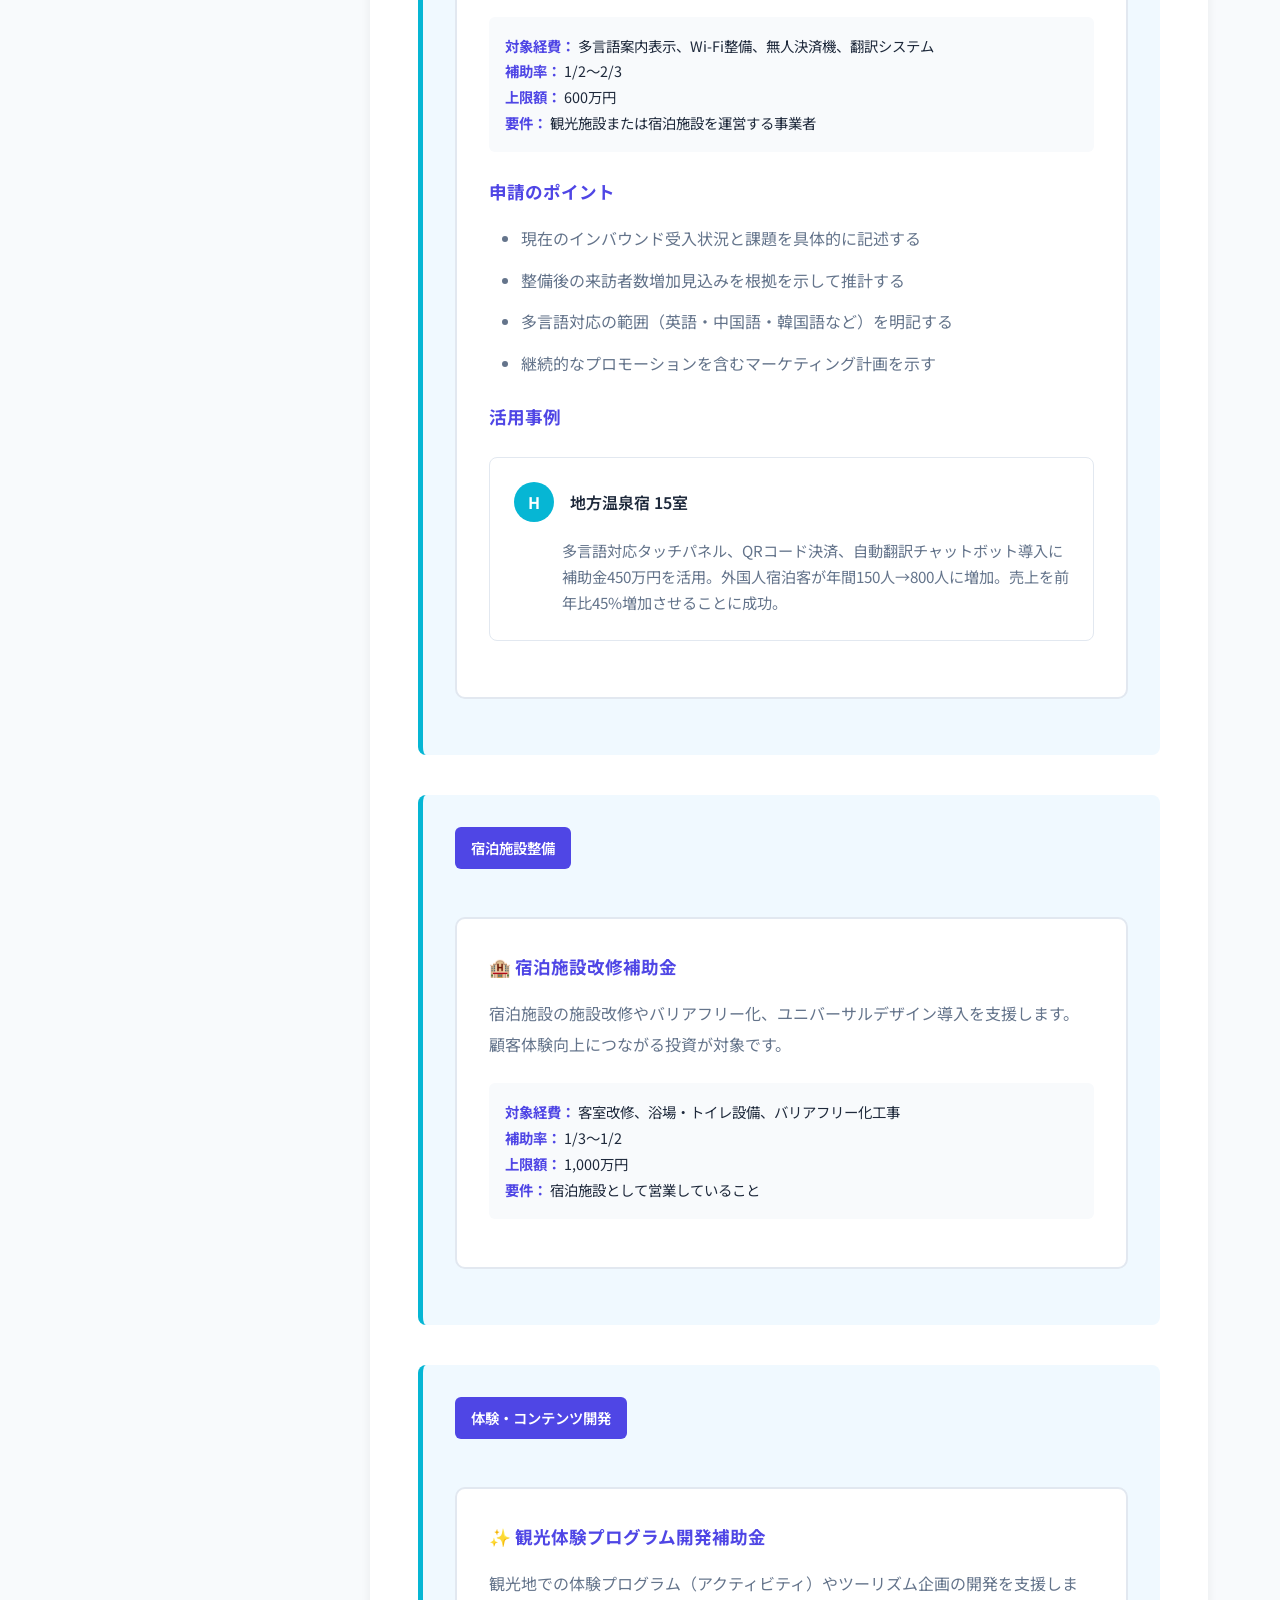
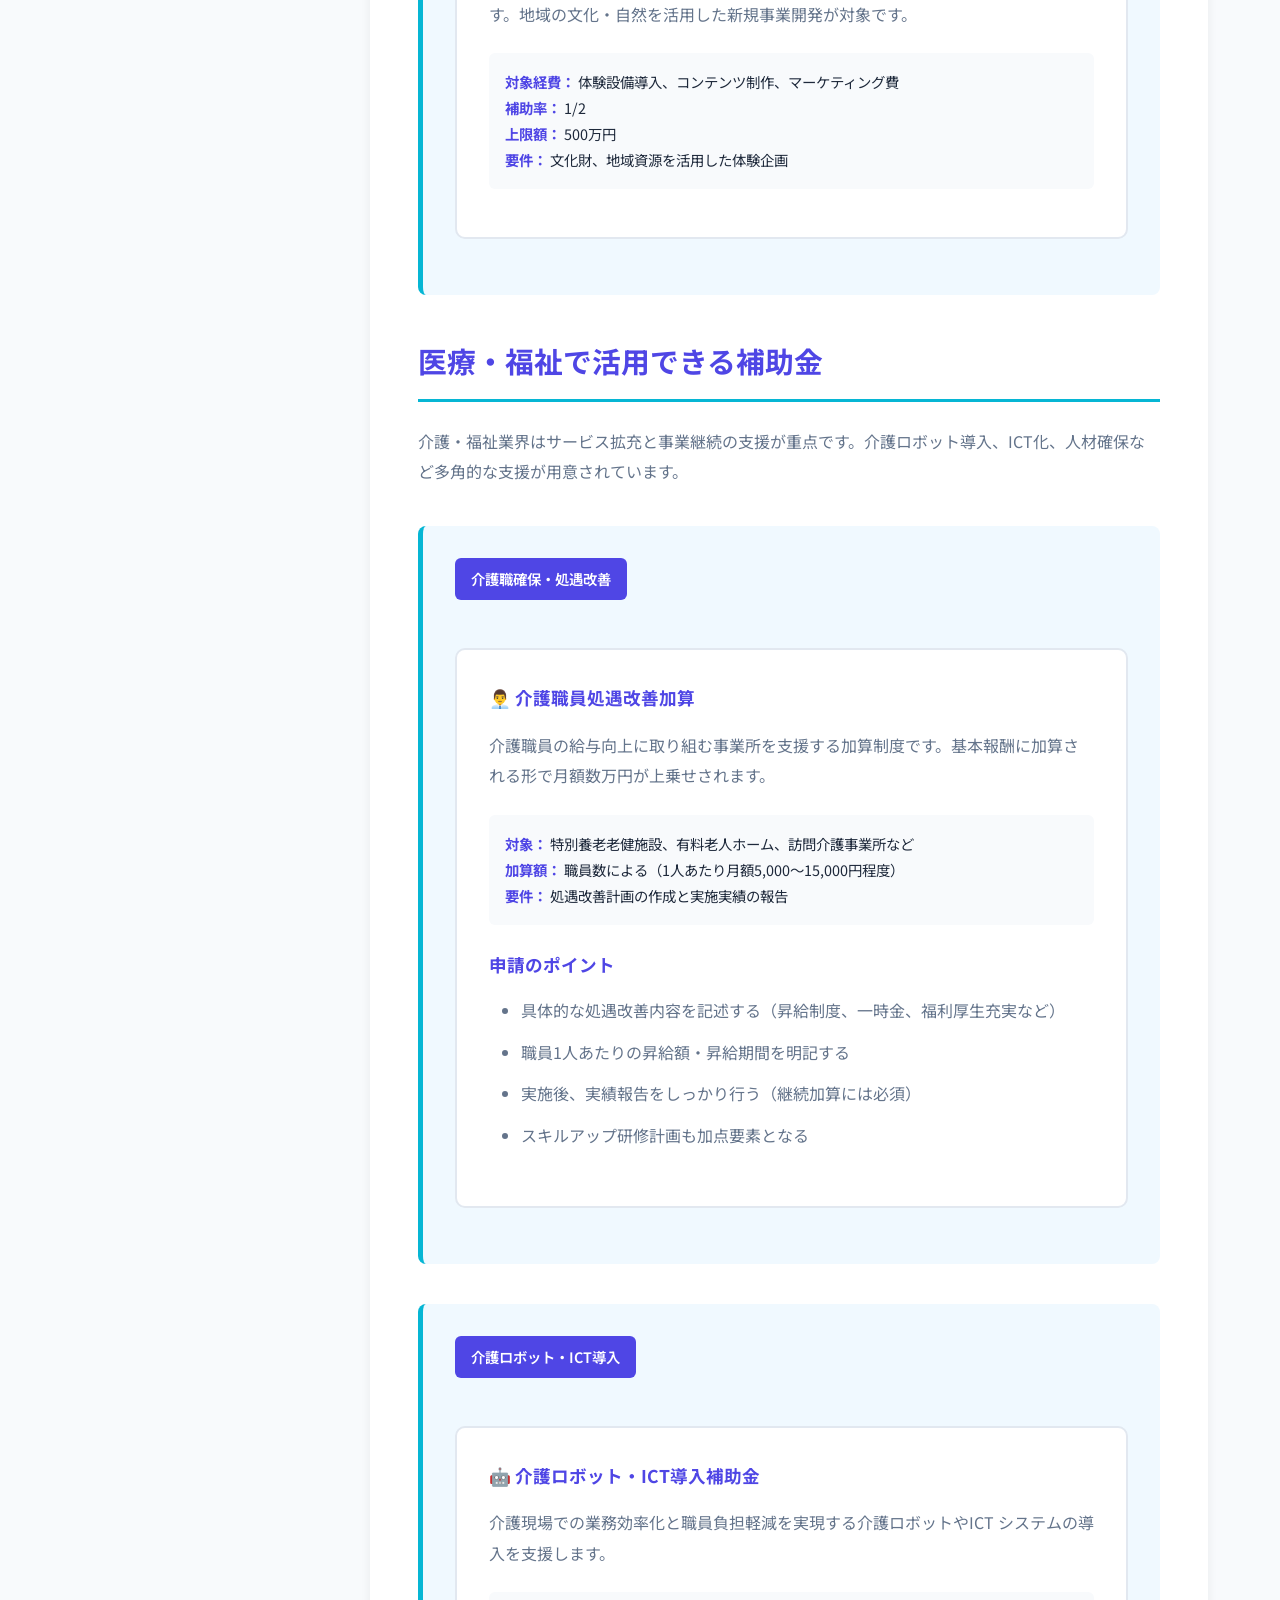
<file: web/guides/industry-guide.html>
<!DOCTYPE html>
<html lang="ja">
<head>
    <meta charset="UTF-8">
    <meta name="viewport" content="width=device-width, initial-scale=1.0">
    <title>【2026年版】業種別おすすめ補助金・助成金まとめ｜助成金・補助金チェックサポーター</title>
    <meta name="description" content="業種別の補助金・助成金を徹底解説。IT業、製造業、飲食業、農業など各業種で活用できる補助金の申請ポイントと活用事例を紹介します。">
    <meta name="keywords" content="業種別補助金,IT補助金,製造業補助金,飲食店助成金,補助金申請">
    <meta name="author" content="助成金・補助金チェックサポーター">
    <meta name="robots" content="index, follow">
    <meta property="og:title" content="【2026年版】業種別おすすめ補助金・助成金まとめ">
    <meta property="og:description" content="業種別の補助金・助成金を徹底解説。IT業、製造業、飲食業、農業など各業種で活用できる補助金の申請ポイントと活用事例を紹介します。">
    <meta property="og:type" content="article">
    <meta property="og:url" content="https://example.com/guides/industry-guide.html">
    <meta property="og:image" content="https://example.com/og-image.jpg">
    <meta name="twitter:card" content="summary_large_image">
    <meta name="twitter:title" content="【2026年版】業種別おすすめ補助金・助成金まとめ">
    <meta name="twitter:description" content="業種別の補助金・助成金を徹底解説。IT業、製造業、飲食業、農業など各業種で活用できる補助金の申請ポイントと活用事例を紹介します。">
    <link rel="canonical" href="https://example.com/guides/industry-guide.html">
    <link rel="preconnect" href="https://fonts.googleapis.com">
    <link rel="preconnect" href="https://fonts.gstatic.com" crossorigin>
    <link href="https://fonts.googleapis.com/css2?family=Noto+Sans+JP:wght@400;500;600;700&display=swap" rel="stylesheet">
    <style>
        :root {
            --primary: #4f46e5;
            --accent: #06b6d4;
            --bg: #f8fafc;
            --text: #1e293b;
            --text-light: #64748b;
            --border: #e2e8f0;
            --success: #10b981;
            --warning: #f59e0b;
        }

        * {
            margin: 0;
            padding: 0;
            box-sizing: border-box;
        }

        html {
            scroll-behavior: smooth;
        }

        body {
            font-family: 'Noto Sans JP', sans-serif;
            color: var(--text);
            line-height: 1.8;
            background-color: var(--bg);
        }

        /* Navbar */
        nav {
            background: white;
            box-shadow: 0 2px 8px rgba(0, 0, 0, 0.08);
            position: sticky;
            top: 0;
            z-index: 100;
        }

        .navbar-container {
            max-width: 1200px;
            margin: 0 auto;
            padding: 1rem 2rem;
            display: flex;
            justify-content: space-between;
            align-items: center;
        }

        .navbar-logo {
            font-size: 1.2rem;
            font-weight: 700;
            color: var(--primary);
            text-decoration: none;
        }

        .navbar-logo:hover {
            color: var(--accent);
        }

        .navbar-nav a {
            color: var(--text);
            text-decoration: none;
            margin-left: 2rem;
            font-size: 0.95rem;
            transition: color 0.3s ease;
        }

        .navbar-nav a:hover {
            color: var(--primary);
        }

        /* Main Container */
        .container {
            max-width: 1200px;
            margin: 0 auto;
            padding: 3rem 2rem;
        }

        .content-wrapper {
            display: grid;
            grid-template-columns: 250px 1fr;
            gap: 3rem;
        }

        /* Sidebar TOC */
        .sidebar-toc {
            position: sticky;
            top: 100px;
            height: fit-content;
            background: white;
            border-radius: 12px;
            padding: 2rem;
            box-shadow: 0 2px 12px rgba(0, 0, 0, 0.06);
        }

        .sidebar-toc h3 {
            font-size: 0.95rem;
            font-weight: 600;
            color: var(--primary);
            margin-bottom: 1.5rem;
            text-transform: uppercase;
            letter-spacing: 0.05em;
        }

        .sidebar-toc ul {
            list-style: none;
        }

        .sidebar-toc li {
            margin-bottom: 0.8rem;
        }

        .sidebar-toc a {
            color: var(--text-light);
            text-decoration: none;
            font-size: 0.9rem;
            transition: all 0.3s ease;
            display: block;
            padding: 0.5rem;
            border-left: 3px solid transparent;
            padding-left: 0.8rem;
        }

        .sidebar-toc a:hover {
            color: var(--primary);
            border-left-color: var(--primary);
            background-color: rgba(79, 70, 229, 0.05);
        }

        /* Header */
        .article-header {
            background: linear-gradient(135deg, var(--primary) 0%, var(--accent) 100%);
            color: white;
            padding: 4rem 2rem;
            border-radius: 12px;
            margin-bottom: 3rem;
            text-align: center;
        }

        .article-header h1 {
            font-size: 2.5rem;
            margin-bottom: 1rem;
            line-height: 1.3;
        }

        .article-header p {
            font-size: 1.1rem;
            opacity: 0.95;
            margin-bottom: 1.5rem;
        }

        .article-meta {
            display: flex;
            justify-content: center;
            gap: 2rem;
            font-size: 0.95rem;
            opacity: 0.9;
            flex-wrap: wrap;
        }

        .article-meta span {
            display: flex;
            align-items: center;
            gap: 0.5rem;
        }

        /* Main Content */
        .article-content {
            background: white;
            border-radius: 12px;
            padding: 3rem;
            box-shadow: 0 2px 12px rgba(0, 0, 0, 0.06);
        }

        .article-content h2 {
            font-size: 1.8rem;
            color: var(--primary);
            margin: 3rem 0 1.5rem 0;
            padding-bottom: 0.75rem;
            border-bottom: 3px solid var(--accent);
        }

        .article-content h2:first-child {
            margin-top: 0;
        }

        .article-content h3 {
            font-size: 1.3rem;
            color: var(--text);
            margin: 2rem 0 1rem 0;
            font-weight: 600;
        }

        .article-content p {
            margin-bottom: 1.5rem;
            color: var(--text-light);
            line-height: 1.9;
        }

        .article-content ul,
        .article-content ol {
            margin-left: 2rem;
            margin-bottom: 1.5rem;
        }

        .article-content li {
            margin-bottom: 0.8rem;
            color: var(--text-light);
        }

        .article-content li strong {
            color: var(--text);
        }

        /* Industry Section */
        .industry-section {
            background: #f0f9ff;
            border-left: 5px solid var(--accent);
            padding: 2rem;
            margin: 2.5rem 0;
            border-radius: 8px;
        }

        .industry-section h3 {
            color: var(--accent);
            margin-top: 0;
        }

        .industry-title {
            display: inline-block;
            background: var(--primary);
            color: white;
            padding: 0.5rem 1rem;
            border-radius: 6px;
            font-size: 0.9rem;
            font-weight: 600;
            margin-bottom: 1.5rem;
        }

        /* Subsidy Card */
        .subsidy-card {
            background: white;
            border: 2px solid var(--border);
            border-radius: 10px;
            padding: 2rem;
            margin: 1.5rem 0;
            transition: all 0.3s ease;
        }

        .subsidy-card:hover {
            border-color: var(--primary);
            box-shadow: 0 4px 16px rgba(79, 70, 229, 0.15);
        }

        .subsidy-card h4 {
            color: var(--primary);
            font-size: 1.1rem;
            margin-bottom: 1rem;
            display: flex;
            align-items: center;
            gap: 0.5rem;
        }

        .subsidy-card .badge {
            display: inline-block;
            background: var(--success);
            color: white;
            padding: 0.25rem 0.75rem;
            border-radius: 20px;
            font-size: 0.75rem;
            font-weight: 600;
        }

        .subsidy-detail {
            background: #f8fafc;
            padding: 1rem;
            border-radius: 6px;
            margin: 1rem 0;
            font-size: 0.9rem;
        }

        .subsidy-detail strong {
            color: var(--primary);
        }

        /* Highlight Box */
        .highlight-box {
            background: linear-gradient(135deg, rgba(79, 70, 229, 0.1) 0%, rgba(6, 182, 212, 0.1) 100%);
            border-left: 4px solid var(--primary);
            padding: 1.5rem;
            margin: 2rem 0;
            border-radius: 6px;
        }

        .highlight-box strong {
            color: var(--primary);
        }

        /* CTA Section */
        .cta-section {
            background: linear-gradient(135deg, var(--primary) 0%, var(--accent) 100%);
            color: white;
            padding: 3rem 2rem;
            border-radius: 12px;
            text-align: center;
            margin: 3rem 0;
        }

        .cta-section h3 {
            font-size: 1.5rem;
            margin-bottom: 1rem;
            color: white;
        }

        .cta-section p {
            font-size: 1.05rem;
            margin-bottom: 2rem;
            color: white;
        }

        .cta-button {
            display: inline-block;
            background: white;
            color: var(--primary);
            padding: 0.9rem 2.5rem;
            border-radius: 6px;
            text-decoration: none;
            font-weight: 600;
            transition: all 0.3s ease;
            border: none;
            cursor: pointer;
            font-size: 1rem;
        }

        .cta-button:hover {
            transform: translateY(-2px);
            box-shadow: 0 8px 20px rgba(0, 0, 0, 0.2);
        }

        /* Case Study */
        .case-study {
            background: white;
            border: 1px solid var(--border);
            border-radius: 8px;
            padding: 1.5rem;
            margin: 1.5rem 0;
        }

        .case-study-header {
            display: flex;
            align-items: center;
            gap: 1rem;
            margin-bottom: 1rem;
        }

        .case-study-icon {
            width: 40px;
            height: 40px;
            background: var(--accent);
            border-radius: 50%;
            display: flex;
            align-items: center;
            justify-content: center;
            color: white;
            font-weight: bold;
            flex-shrink: 0;
        }

        .case-study-title {
            font-size: 1rem;
            font-weight: 600;
            color: var(--text);
        }

        .case-study-content {
            margin-left: 3rem;
            color: var(--text-light);
            font-size: 0.95rem;
            line-height: 1.7;
        }

        /* Footer */
        footer {
            background: var(--text);
            color: white;
            padding: 3rem 2rem;
            margin-top: 4rem;
            border-radius: 12px 12px 0 0;
        }

        .footer-content {
            max-width: 1200px;
            margin: 0 auto;
            display: grid;
            grid-template-columns: repeat(auto-fit, minmax(250px, 1fr));
            gap: 2rem;
            margin-bottom: 2rem;
        }

        .footer-section h4 {
            margin-bottom: 1rem;
            color: var(--accent);
        }

        .footer-section ul {
            list-style: none;
        }

        .footer-section li {
            margin-bottom: 0.6rem;
        }

        .footer-section a {
            color: #cbd5e1;
            text-decoration: none;
            transition: color 0.3s ease;
        }

        .footer-section a:hover {
            color: var(--accent);
        }

        .footer-bottom {
            max-width: 1200px;
            margin: 0 auto;
            padding-top: 2rem;
            border-top: 1px solid rgba(255, 255, 255, 0.1);
            text-align: center;
            color: #cbd5e1;
            font-size: 0.9rem;
        }

        /* Responsive Design */
        @media (max-width: 768px) {
            .content-wrapper {
                grid-template-columns: 1fr;
                gap: 2rem;
            }

            .sidebar-toc {
                display: none;
            }

            .article-header h1 {
                font-size: 1.8rem;
            }

            .article-content {
                padding: 1.5rem;
            }

            .article-meta {
                flex-direction: column;
                gap: 1rem;
            }

            .navbar-container {
                padding: 1rem;
            }

            .navbar-nav {
                display: none;
            }

            .navbar-nav a {
                margin-left: 1rem;
            }
        }

        /* Print Styles */
        @media print {
            .sidebar-toc,
            .cta-section,
            nav {
                display: none;
            }
        }
    </style>

    <script type="application/ld+json">
    {
        "@context": "https://schema.org",
        "@type": "Article",
        "headline": "【2026年版】業種別おすすめ補助金・助成金まとめ",
        "description": "業種別の補助金・助成金を徹底解説。IT業、製造業、飲食業、農業など各業種で活用できる補助金の申請ポイントと活用事例を紹介します。",
        "image": "https://example.com/og-image.jpg",
        "datePublished": "2026-03-13",
        "dateModified": "2026-03-13",
        "author": {
            "@type": "Organization",
            "name": "助成金・補助金チェックサポーター"
        },
        "publisher": {
            "@type": "Organization",
            "name": "助成金・補助金チェックサポーター",
            "logo": {
                "@type": "ImageObject",
                "url": "https://example.com/logo.png"
            }
        },
        "articleBody": "業種別のおすすめ補助金と助成金をまとめました。各業種で活用できる補助金制度の解説と申請ポイント、活用事例を紹介しています。"
    }
    </script>
</head>
<body>
    <!-- Navigation -->
    <nav>
        <div class="navbar-container">
            <a href="../index.html" class="navbar-logo">補助金チェックサポーター</a>
            <div class="navbar-nav">
                <a href="../index.html">トップ</a>
                <a href="#">ガイド</a>
                <a href="#">サーチ</a>
            </div>
        </div>
    </nav>

    <!-- Main Content -->
    <div class="container">
        <div class="content-wrapper">
            <!-- Sidebar TOC -->
            <aside class="sidebar-toc">
                <h3>目次</h3>
                <ul>
                    <li><a href="#introduction">はじめに</a></li>
                    <li><a href="#it">IT・情報通信業</a></li>
                    <li><a href="#manufacturing">製造業</a></li>
                    <li><a href="#hospitality">飲食・サービス業</a></li>
                    <li><a href="#agriculture">農業・水産業</a></li>
                    <li><a href="#tourism">観光・宿泊業</a></li>
                    <li><a href="#medical">医療・福祉</a></li>
                    <li><a href="#construction">建設業</a></li>
                    <li><a href="#retail">小売業</a></li>
                    <li><a href="#application-tips">申請のコツ</a></li>
                </ul>
            </aside>

            <!-- Main Article -->
            <main class="article-content">
                <!-- Header -->
                <div class="article-header">
                    <h1>【2026年版】業種別おすすめ補助金・助成金まとめ</h1>
                    <p>あなたの業種で使える補助金制度を完全解説</p>
                    <div class="article-meta">
                        <span>📅 更新日：2026年3月13日</span>
                        <span>👤 監修者：助成金・補助金チェックサポーター</span>
                        <span>⏱ 読了時間：15分</span>
                    </div>
                </div>

                <!-- Introduction -->
                <section id="introduction">
                    <h2>はじめに：業種別補助金の活用</h2>
                    <p>日本の中小企業や小規模事業者向けには、国や地方公共団体から様々な補助金・助成金制度が用意されています。2026年現在、経済成長加速化や地域活性化、デジタル化推進などを目的とした多くの支援制度が利用できます。</p>
                    <p>しかし、業種によって利用できる補助金は大きく異なります。自分の業種でどのような補助金が使えるのかを知ることが、資金調達の第一歩となります。</p>
                    <div class="highlight-box">
                        <strong>重要：</strong> 補助金は「後払い」であることがほとんどです。事業実施後に経費を精算する形で受け取るため、事前の資金準備が必要です。また、申請から採択決定までに2～3ヶ月要することが一般的です。
                    </div>
                </section>

                <!-- IT・情報通信業 -->
                <section id="it">
                    <h2>IT・情報通信業で活用できる補助金</h2>
                    <p>デジタル化やDX推進が重要視される現在、IT業界向けの補助金は特に充実しています。自社のサービス強化や人材育成、新規事業開発に活用できます。</p>

                    <div class="industry-section">
                        <div class="industry-title">中小企業デジタル化推進補助金</div>
                        <div class="subsidy-card">
                            <h4>💰 DX推進補助金</h4>
                            <p>デジタルトランスフォーメーション（DX）を推進する中小企業が対象です。業務効率化や顧客体験の向上につながるIT投資を支援します。</p>
                            <div class="subsidy-detail">
                                <strong>対象経費：</strong> クラウドシステム導入、セキュリティ対策、業務自動化ツール導入など<br>
                                <strong>補助率：</strong> 2/3～3/4<br>
                                <strong>上限額：</strong> 最大350万円<br>
                                <strong>要件：</strong> 従業員20～50名程度の中小企業
                            </div>
                            <h4 style="margin-top: 1.5rem;">申請のポイント</h4>
                            <ul>
                                <li>現状の業務プロセスの課題を明確に記述する</li>
                                <li>デジタル化による改善効果を数値で示す（生産性向上率、コスト削減額など）</li>
                                <li>実装期間は3～6ヶ月が目安（短すぎると採択されにくい）</li>
                                <li>事前に導入ベンダーと詳細な提案書を作成しておく</li>
                            </ul>
                            <h4>活用事例</h4>
                            <div class="case-study">
                                <div class="case-study-header">
                                    <div class="case-study-icon">A</div>
                                    <div class="case-study-title">Webサービス企業 従業員25名</div>
                                </div>
                                <div class="case-study-content">
                                    営業データ管理システムをクラウド型SalesforceからカスタマイズしたHubSpotに移行。顧客情報の一元化により営業効率が35%向上。補助金280万円を活用し、実績なし時点での自己負担額は約140万円に抑制。
                                </div>
                            </div>
                        </div>
                    </div>

                    <div class="industry-section">
                        <div class="industry-title">IT導入補助金2026</div>
                        <div class="subsidy-card">
                            <h4>💼 中小企業向けIT導入支援</h4>
                            <p>会計ソフト、勤務管理システム、ECサイト構築ツールなど、実務的なITツール導入を支援する補助金です。小規模事業者向けの枠も用意されています。</p>
                            <div class="subsidy-detail">
                                <strong>対象経費：</strong> ソフトウェア・ハードウェア購入、導入費用<br>
                                <strong>補助率：</strong> 1/2（一部1/4）<br>
                                <strong>上限額：</strong> 150万円（小規模事業者枠は50万円）<br>
                                <strong>要件：</strong> 中小企業・小規模事業者全般
                            </div>
                            <h4 style="margin-top: 1.5rem;">申請のポイント</h4>
                            <ul>
                                <li>導入するツールが補助金の対象リストに登録されているか確認する</li>
                                <li>導入前の業務フローと導入後の改善効果を明確にする</li>
                                <li>複数のツール組み合わせ活用も可能（会計ソフト＋請求書システムなど）</li>
                                <li>2026年は通年公募を実施しており、複数回の申請機会がある</li>
                            </ul>
                            <h4>活用事例</h4>
                            <div class="case-study">
                                <div class="case-study-header">
                                    <div class="case-study-icon">B</div>
                                    <div class="case-study-title">フリーランス支援プラットフォーム事業者</div>
                                </div>
                                <div class="case-study-content">
                                    マネーフォワードクラウド会計とSlackの連携で日次の経営データを自動集計。経理業務時間を月40時間削減。補助金40万円で新規導入フェーズの資金化を実現。
                                </div>
                            </div>
                        </div>
                    </div>

                    <div class="industry-section">
                        <div class="industry-title">起業・事業拡大支援</div>
                        <div class="subsidy-card">
                            <h4>🚀 スタートアップ向け開発補助金</h4>
                            <p>新規事業開発やプロダクト開発を行うIT企業向けの補助金。研究開発費や初期マーケティング費用も対象となります。</p>
                            <div class="subsidy-detail">
                                <strong>対象経費：</strong> R&D経費、プロトタイプ開発、市場調査<br>
                                <strong>補助率：</strong> 1/2～2/3<br>
                                <strong>上限額：</strong> 500万円～1,000万円<br>
                                <strong>要件：</strong> 設立3年以内または新規事業開発中の企業
                            </div>
                        </div>
                    </div>
                </section>

                <!-- 製造業 -->
                <section id="manufacturing">
                    <h2>製造業で活用できる補助金</h2>
                    <p>製造業は従来より補助金制度が充実している業種です。設備投資、生産効率化、省エネ対応など、多様な支援制度が利用可能です。</p>

                    <div class="industry-section">
                        <div class="industry-title">ものづくり補助金</div>
                        <div class="subsidy-card">
                            <h4>🏭 中小製造企業向け最大級の補助金</h4>
                            <p>革新的な製品・サービス開発や生産性向上につながる設備投資を支援する、製造業向けの最大級補助金です。</p>
                            <div class="subsidy-detail">
                                <strong>対象経費：</strong> 機械装置、金型、工具、システム導入、試験費用<br>
                                <strong>補助率：</strong> 1/2（一部2/3）<br>
                                <strong>上限額：</strong> 750万円～1,250万円<br>
                                <strong>要件：</strong> 3～5年の事業計画を策定できる製造業者
                            </div>
                            <h4 style="margin-top: 1.5rem;">申請のポイント</h4>
                            <ul>
                                <li>技術的な革新性や市場での差別化が明確であること</li>
                                <li>5年間の事業計画（売上見込、付加価値額）を数値で示す</li>
                                <li>設備導入により生産性がどの程度向上するか定量的に示す</li>
                                <li>競争環境の分析と自社の強みをしっかり記述する</li>
                                <li>加工賃、外注加工などは対象外になることに注意</li>
                            </ul>
                            <h4>活用事例</h4>
                            <div class="case-study">
                                <div class="case-study-header">
                                    <div class="case-study-icon">C</div>
                                    <div class="case-study-title">精密部品製造業 従業員35名</div>
                                </div>
                                <div class="case-study-content">
                                    医療機器向け精密部品生産の効率化のため、5軸加工機械を新規導入。月産能力を従来比150%に向上させ、納期短縮により新規顧客開拓を実現。補助金950万円により、設備投資1,400万円の大部分をカバー。
                                </div>
                            </div>
                        </div>
                    </div>

                    <div class="industry-section">
                        <div class="industry-title">設備導入・生産性向上</div>
                        <div class="subsidy-card">
                            <h4>⚙️ 省エネ・生産性向上設備導入補助金</h4>
                            <p>エネルギー効率の向上や生産性改善を目指す設備投資を支援します。脱炭素社会への移行を支援する観点からも重要な補助金です。</p>
                            <div class="subsidy-detail">
                                <strong>対象経費：</strong> 省エネ機械、IoT導入システム、工場管理システム<br>
                                <strong>補助率：</strong> 1/2～1/3<br>
                                <strong>上限額：</strong> 400万円<br>
                                <strong>要件：</strong> エネルギー使用量削減計画を提出できる企業
                            </div>
                            <h4>活用事例</h4>
                            <div class="case-study">
                                <div class="case-study-header">
                                    <div class="case-study-icon">D</div>
                                    <div class="case-study-title">自動車部品メーカー 従業員50名</div>
                                </div>
                                <div class="case-study-content">
                                    LED照明への全面切り替えと高効率エアコンシステム導入で年間電力使用量を25%削減。補助金280万円を活用し、CO2排出量も年間120トン削減を実現。
                                </div>
                            </div>
                        </div>
                    </div>

                    <div class="industry-section">
                        <div class="industry-title">人材育成・研究開発</div>
                        <div class="subsidy-card">
                            <h4>👨‍🏫 ものづくり人材育成補助金</h4>
                            <p>技能承継やデジタルスキル習得など、人材育成に関する経費を支援します。職人技の伝承に悩む中小製造業にとって重要です。</p>
                            <div class="subsidy-detail">
                                <strong>対象経費：</strong> 研修費、講師謝金、教材開発費<br>
                                <strong>補助率：</strong> 2/3<br>
                                <strong>上限額：</strong> 200万円<br>
                                <strong>要件：</strong> 1名以上の職業訓練受講生がいること
                            </div>
                        </div>
                    </div>
                </section>

                <!-- 飲食・サービス業 -->
                <section id="hospitality">
                    <h2>飲食・サービス業で活用できる補助金</h2>
                    <p>飲食業界は新型コロナウイルスの影響から回復途上にあり、多くの支援制度が用意されています。事業再構築、設備投資、人材確保など様々な観点からの支援が可能です。</p>

                    <div class="industry-section">
                        <div class="industry-title">事業再構築支援</div>
                        <div class="subsidy-card">
                            <h4>🔄 事業再構築補助金（飲食向け）</h4>
                            <p>ウィズコロナ時代に対応した業態転換を支援する補助金です。テイクアウト・デリバリー拡大、オンライン化、キャッシュレス対応などが対象となります。</p>
                            <div class="subsidy-detail">
                                <strong>対象経費：</strong> 設備購入、宣伝費、システム導入、工事費<br>
                                <strong>補助率：</strong> 1/2～2/3<br>
                                <strong>上限額：</strong> 500万円～1,000万円<br>
                                <strong>要件：</strong> 売上が前年同期比30%以上減少していること
                            </div>
                            <h4 style="margin-top: 1.5rem;">申請のポイント</h4>
                            <ul>
                                <li>売上減少を証明する過去の帳票（会計帳簿、銀行口座など）を準備する</li>
                                <li>新しい業態への転換プランを具体的に記述する</li>
                                <li>競合との差別化や顧客ターゲットを明確にする</li>
                                <li>3～5年の経営計画で収支均衡見込みを示す</li>
                                <li>既存事業とのシナジーがあると採択されやすい</li>
                            </ul>
                            <h4>活用事例</h4>
                            <div class="case-study">
                                <div class="case-study-header">
                                    <div class="case-study-icon">E</div>
                                    <div class="case-study-title">イタリアンレストラン 従業員15名</div>
                                </div>
                                <div class="case-study-content">
                                    店内飲食需要の減少に対応し、高級弁当ブランド立ち上げに業態転換。オンラインストア構築、調理機械導入、配送体制整備に補助金750万円を活用。新ブランド立ち上げ1年で売上150%回復を実現。
                                </div>
                            </div>
                        </div>
                    </div>

                    <div class="industry-section">
                        <div class="industry-title">雇用・人材確保</div>
                        <div class="subsidy-card">
                            <h4>👥 雇用調整助成金（飲食業向け特例）</h4>
                            <p>経営が困難な飲食企業の労働者雇用維持を支援する助成金です。給与や休業手当の一部を助成します。</p>
                            <div class="subsidy-detail">
                                <strong>対象経費：</strong> 労働者の給与、休業手当<br>
                                <strong>助成率：</strong> 2/3～3/4<br>
                                <strong>上限額：</strong> 労働者1人1日あたり15,000円<br>
                                <strong>要件：</strong> 売上が前年同月比30%以上減少
                            </div>
                        </div>
                    </div>

                    <div class="industry-section">
                        <div class="industry-title">設備・店舗改装</div>
                        <div class="subsidy-card">
                            <h4>🏪 飲食店舗改装補助金</h4>
                            <p>新型コロナウイルス対策や顧客体験向上のための店舗改装を支援します。感染症対策設備やテーブル・カウンター改修などが対象です。</p>
                            <div class="subsidy-detail">
                                <strong>対象経費：</strong> 工事費、設備費（換気設備、パーティション、キッチン機器など）<br>
                                <strong>補助率：</strong> 1/2<br>
                                <strong>上限額：</strong> 300万円<br>
                                <strong>要件：</strong> 飲食店営業許可を有する飲食店
                            </div>
                            <h4>活用事例</h4>
                            <div class="case-study">
                                <div class="case-study-header">
                                    <div class="case-study-icon">F</div>
                                    <div class="case-study-title">焼肉チェーン店 3店舗運営</div>
                                </div>
                                <div class="case-study-content">
                                    全店にAIカメラ搭載の非接触型決済システムと高性能換気設備を導入。テーブルスペースを20%拡大し、顧客1人あたりの快適性を向上。補助金280万円で合計580万円の改装費用をカバー。来客数を前年比110%に増加。
                                </div>
                            </div>
                        </div>
                    </div>
                </section>

                <!-- 農業・水産業 -->
                <section id="agriculture">
                    <h2>農業・水産業で活用できる補助金</h2>
                    <p>農業・水産業は重点的に支援される業種です。後継者育成、6次産業化、農業経営の安定化など、幅広い支援制度が用意されています。</p>

                    <div class="industry-section">
                        <div class="industry-title">新規就農・後継者支援</div>
                        <div class="subsidy-card">
                            <h4>🌾 農業次世代人材投資事業</h4>
                            <p>新規就農者や農業後継者の育成と経営安定を支援します。準備段階から経営開始後までの段階的な支援が特徴です。</p>
                            <div class="subsidy-detail">
                                <strong>対象者：</strong> 就農予定時に50歳未満の新規就農者・後継者<br>
                                <strong>支援額：</strong> 月額12.5～17.5万円<br>
                                <strong>支援期間：</strong> 準備段階2年＋経営開始後5年（合計7年）<br>
                                <strong>要件：</strong> 農業委員会の認定を受けた経営開始計画
                            </div>
                            <h4 style="margin-top: 1.5rem;">申請のポイント</h4>
                            <ul>
                                <li>5年間の具体的な営農計画を作成する</li>
                                <li>地域との関係構築（就農準備段階での研修受入農家の確保など）を示す</li>
                                <li>農業の経営感覚を持つことを証明する（簿記基礎知識試験合格など）</li>
                                <li>親元就農の場合は経営の独立性が評価される</li>
                            </ul>
                        </div>
                    </div>

                    <div class="industry-section">
                        <div class="industry-title">6次産業化・農商工連携</div>
                        <div class="subsidy-card">
                            <h4>🏭 6次産業化支援補助金</h4>
                            <p>農産物の加工・販売事業化を支援する補助金です。農家が加工・販売まで手掛けることで、付加価値向上を実現できます。</p>
                            <div class="subsidy-detail">
                                <strong>対象経費：</strong> 加工設備、施設整備、商品開発、マーケティング費用<br>
                                <strong>補助率：</strong> 1/2～2/3<br>
                                <strong>上限額：</strong> 1,000万円～2,000万円<br>
                                <strong>要件：</strong> 加工・販売事業の実行可能性が高い計画
                            </div>
                            <h4>活用事例</h4>
                            <div class="case-study">
                                <div class="case-study-header">
                                    <div class="case-study-icon">G</div>
                                    <div class="case-study-title">山梨県ブドウ農家 3名</div>
                                </div>
                                <div class="case-study-content">
                                    ワイナリー立ち上げに補助金1,500万円を活用。ブドウ栽培～醸造～販売を一貫実施。直販売上が開始1年で500万円に達し、農業所得が従来比300%向上。
                                </div>
                            </div>
                        </div>
                    </div>

                    <div class="industry-section">
                        <div class="industry-title">経営基盤安定化</div>
                        <div class="subsidy-card">
                            <h4>🌾 農業経営基盤強化補助金</h4>
                            <p>農業の経営規模拡大や機械導入を通じた経営強化を支援します。水田・畑作など経営方式に応じた支援が可能です。</p>
                            <div class="subsidy-detail">
                                <strong>対象経費：</strong> 農業用機械・施設、ハウス・温室導入<br>
                                <strong>補助率：</strong> 1/2<br>
                                <strong>上限額：</strong> 500万円<br>
                                <strong>要件：</strong> 2年以上の経営実績がある農業者
                            </div>
                        </div>
                    </div>

                    <div class="industry-section">
                        <div class="industry-title">水産業支援</div>
                        <div class="subsidy-card">
                            <h4>🐟 水産業振興補助金</h4>
                            <p>漁業の経営安定と資源管理、漁業者の所得向上を支援します。養殖業、漁獲物加工などが対象です。</p>
                            <div class="subsidy-detail">
                                <strong>対象経費：</strong> 漁業用機械・設備、養殖施設、加工機械<br>
                                <strong>補助率：</strong> 1/2～2/3<br>
                                <strong>上限額：</strong> 800万円<br>
                                <strong>要件：</strong> 漁業協同組合に加入している漁業者
                            </div>
                        </div>
                    </div>
                </section>

                <!-- 観光・宿泊業 -->
                <section id="tourism">
                    <h2>観光・宿泊業で活用できる補助金</h2>
                    <p>インバウンド需要の復復興と地域観光の活性化を重点に、多くの支援制度が用意されています。宿泊施設整備、体験プログラム開発などが対象です。</p>

                    <div class="industry-section">
                        <div class="industry-title">インバウンド対応</div>
                        <div class="subsidy-card">
                            <h4>🌍 インバウンド受入体制整備補助金</h4>
                            <p>外国人観光客受入のための施設整備や情報発信を支援します。多言語対応、WiFi整備、決済システム導入などが対象です。</p>
                            <div class="subsidy-detail">
                                <strong>対象経費：</strong> 多言語案内表示、Wi-Fi整備、無人決済機、翻訳システム<br>
                                <strong>補助率：</strong> 1/2～2/3<br>
                                <strong>上限額：</strong> 600万円<br>
                                <strong>要件：</strong> 観光施設または宿泊施設を運営する事業者
                            </div>
                            <h4 style="margin-top: 1.5rem;">申請のポイント</h4>
                            <ul>
                                <li>現在のインバウンド受入状況と課題を具体的に記述する</li>
                                <li>整備後の来訪者数増加見込みを根拠を示して推計する</li>
                                <li>多言語対応の範囲（英語・中国語・韓国語など）を明記する</li>
                                <li>継続的なプロモーションを含むマーケティング計画を示す</li>
                            </ul>
                            <h4>活用事例</h4>
                            <div class="case-study">
                                <div class="case-study-header">
                                    <div class="case-study-icon">H</div>
                                    <div class="case-study-title">地方温泉宿 15室</div>
                                </div>
                                <div class="case-study-content">
                                    多言語対応タッチパネル、QRコード決済、自動翻訳チャットボット導入に補助金450万円を活用。外国人宿泊客が年間150人→800人に増加。売上を前年比45%増加させることに成功。
                                </div>
                            </div>
                        </div>
                    </div>

                    <div class="industry-section">
                        <div class="industry-title">宿泊施設整備</div>
                        <div class="subsidy-card">
                            <h4>🏨 宿泊施設改修補助金</h4>
                            <p>宿泊施設の施設改修やバリアフリー化、ユニバーサルデザイン導入を支援します。顧客体験向上につながる投資が対象です。</p>
                            <div class="subsidy-detail">
                                <strong>対象経費：</strong> 客室改修、浴場・トイレ設備、バリアフリー化工事<br>
                                <strong>補助率：</strong> 1/3～1/2<br>
                                <strong>上限額：</strong> 1,000万円<br>
                                <strong>要件：</strong> 宿泊施設として営業していること
                            </div>
                        </div>
                    </div>

                    <div class="industry-section">
                        <div class="industry-title">体験・コンテンツ開発</div>
                        <div class="subsidy-card">
                            <h4>✨ 観光体験プログラム開発補助金</h4>
                            <p>観光地での体験プログラム（アクティビティ）やツーリズム企画の開発を支援します。地域の文化・自然を活用した新規事業開発が対象です。</p>
                            <div class="subsidy-detail">
                                <strong>対象経費：</strong> 体験設備導入、コンテンツ制作、マーケティング費<br>
                                <strong>補助率：</strong> 1/2<br>
                                <strong>上限額：</strong> 500万円<br>
                                <strong>要件：</strong> 文化財、地域資源を活用した体験企画
                            </div>
                        </div>
                    </div>
                </section>

                <!-- 医療・福祉 -->
                <section id="medical">
                    <h2>医療・福祉で活用できる補助金</h2>
                    <p>介護・福祉業界はサービス拡充と事業継続の支援が重点です。介護ロボット導入、ICT化、人材確保など多角的な支援が用意されています。</p>

                    <div class="industry-section">
                        <div class="industry-title">介護職確保・処遇改善</div>
                        <div class="subsidy-card">
                            <h4>👨‍💼 介護職員処遇改善加算</h4>
                            <p>介護職員の給与向上に取り組む事業所を支援する加算制度です。基本報酬に加算される形で月額数万円が上乗せされます。</p>
                            <div class="subsidy-detail">
                                <strong>対象：</strong> 特別養老老健施設、有料老人ホーム、訪問介護事業所など<br>
                                <strong>加算額：</strong> 職員数による（1人あたり月額5,000～15,000円程度）<br>
                                <strong>要件：</strong> 処遇改善計画の作成と実施実績の報告
                            </div>
                            <h4 style="margin-top: 1.5rem;">申請のポイント</h4>
                            <ul>
                                <li>具体的な処遇改善内容を記述する（昇給制度、一時金、福利厚生充実など）</li>
                                <li>職員1人あたりの昇給額・昇給期間を明記する</li>
                                <li>実施後、実績報告をしっかり行う（継続加算には必須）</li>
                                <li>スキルアップ研修計画も加点要素となる</li>
                            </ul>
                        </div>
                    </div>

                    <div class="industry-section">
                        <div class="industry-title">介護ロボット・ICT導入</div>
                        <div class="subsidy-card">
                            <h4>🤖 介護ロボット・ICT導入補助金</h4>
                            <p>介護現場での業務効率化と職員負担軽減を実現する介護ロボットやICT システムの導入を支援します。</p>
                            <div class="subsidy-detail">
                                <strong>対象経費：</strong> 介護ロボット購入、介護記録システム、見守りセンサー<br>
                                <strong>補助率：</strong> 1/2～2/3<br>
                                <strong>上限額：</strong> 200万円～400万円<br>
                                <strong>要件：</strong> 介護サービス提供事業者
                            </div>
                            <h4>活用事例</h4>
                            <div class="case-study">
                                <div class="case-study-header">
                                    <div class="case-study-icon">I</div>
                                    <div class="case-study-title">特別養護老人ホーム 定員100名</div>
                                </div>
                                <div class="case-study-content">
                                    介護記録システム、移乗補助ロボット、夜間見守りセンサーを導入。夜間の職員見守り時間を月60時間削減し、月2人の追加雇用が実現。補助金320万円で投資額700万円の大部分をカバー。
                                </div>
                            </div>
                        </div>
                    </div>

                    <div class="industry-section">
                        <div class="industry-title">医療機関向け支援</div>
                        <div class="subsidy-card">
                            <h4>🏥 医療機関デジタル化補助金</h4>
                            <p>医療機関の電子カルテ導入やオンライン診療システム構築を支援します。医療DXの推進が重点政策となっています。</p>
                            <div class="subsidy-detail">
                                <strong>対象経費：</strong> 電子カルテシステム、オンライン診療システム、医療画像システム<br>
                                <strong>補助率：</strong> 1/2<br>
                                <strong>上限額：</strong> 500万円（小規模医療機関は300万円）<br>
                                <strong>要件：</strong> 診療科目を有する医療機関
                            </div>
                        </div>
                    </div>
                </section>

                <!-- 建設業 -->
                <section id="construction">
                    <h2>建設業で活用できる補助金</h2>
                    <p>建設業界では働き方改革、省エネ化、安全管理の推進が重点支援対象です。産業用機械導入や人材育成に関する補助金が充実しています。</p>

                    <div class="industry-section">
                        <div class="industry-title">省エネ・脱炭素対応</div>
                        <div class="subsidy-card">
                            <h4>🌱 省エネ建設工事推進補助金</h4>
                            <p>建築物の省エネ化や脱炭素対応工事に対する補助金です。施主が実施する省エネ改修のうち、建設企業の提案施工分が対象となります。</p>
                            <div class="subsidy-detail">
                                <strong>対象経費：</strong> 断熱工事、高効率空調・給湯設備、太陽光パネル設置<br>
                                <strong>補助率：</strong> 工事費の1/2<br>
                                <strong>上限額：</strong> 1,000万円<br>
                                <strong>要件：</strong> 建築物の省エネ性能を客観的に証明できること
                            </div>
                            <h4 style="margin-top: 1.5rem;">申請のポイント</h4>
                            <ul>
                                <li>省エネ改修による削減効果（エネルギー削減量、CO2削減量）を定量的に示す</li>
                                <li>改修前後の年間光熱費を比較推計する</li>
                                <li>第三者による省エネ性能評価（第三者認証）を取得すると採択率が向上</li>
                                <li>施工後の実績報告（実測値での省エネ効果の検証）が必須</li>
                            </ul>
                        </div>
                    </div>

                    <div class="industry-section">
                        <div class="industry-title">安全・品質管理</div>
                        <div class="subsidy-card">
                            <h4>🛡️ 建設業労働環境改善補助金</h4>
                            <p>建設現場の労働安全性を向上させる機械・装置や、働き方改革に関わる設備導入を支援します。</p>
                            <div class="subsidy-detail">
                                <strong>対象経費：</strong> 安全管理ドローン、作業員の疲労計測システム、工事現場管理システム<br>
                                <strong>補助率：</strong> 1/2<br>
                                <strong>上限額：</strong> 300万円<br>
                                <strong>要件：</strong> 建設業許可を有する事業者
                            </div>
                        </div>
                    </div>

                    <div class="industry-section">
                        <div class="industry-title">人材育成</div>
                        <div class="subsidy-card">
                            <h4>👷 建設技能人育成補助金</h4>
                            <p>建設業での技能習得や資格取得を支援します。職人の高齢化と後継者不足対策として重要な補助金です。</p>
                            <div class="subsidy-detail">
                                <strong>対象経費：</strong> 技能研修受講料、資格試験受験料、教材費<br>
                                <strong>補助率：</strong> 2/3<br>
                                <strong>上限額：</strong> 1人あたり50万円<br>
                                <strong>要件：</strong> 訓練修了者が事業所に雇用されること
                            </div>
                        </div>
                    </div>
                </section>

                <!-- 小売業 -->
                <section id="retail">
                    <h2>小売業で活用できる補助金</h2>
                    <p>小売業界ではデジタル化、キャッシュレス決済対応、商店街活性化などが重点支援分野です。店舗の競争力強化につながる投資が対象となります。</p>

                    <div class="industry-section">
                        <div class="industry-title">デジタル化・キャッシュレス対応</div>
                        <div class="subsidy-card">
                            <h4>💳 小売店舗デジタル化補助金</h4>
                            <p>キャッシュレス決済導入、POS システム導入、顧客データ管理システムなど、小売店のデジタル化を支援します。</p>
                            <div class="subsidy-detail">
                                <strong>対象経費：</strong> POS システム、決済端末、顧客管理システム、販売管理システム<br>
                                <strong>補助率：</strong> 2/3（小規模事業者）、1/2（中小企業）<br>
                                <strong>上限額：</strong> 100万円（小規模事業者）、200万円（中小企業）<br>
                                <strong>要件：</strong> 売上高が一定以下の小売業者
                            </div>
                            <h4 style="margin-top: 1.5rem;">申請のポイント</h4>
                            <ul>
                                <li>現在の課題（属人的な業務、顧客情報管理の非効率性など）を記述する</li>
                                <li>デジタル化による業務効率化や売上向上の見込みを示す</li>
                                <li>キャッシュレス対応（QRコード決済、カード決済など）の導入範囲を明記</li>
                                <li>小規模事業者は補助率が高いため、従業員数に注意する</li>
                            </ul>
                            <h4>活用事例</h4>
                            <div class="case-study">
                                <div class="case-study-header">
                                    <div class="case-study-icon">J</div>
                                    <div class="case-study-title">個人経営の靴屋 従業員2名</div>
                                </div>
                                <div class="case-study-content">
                                    Square POSシステムとキャッシュレス決済導入に補助金120万円を活用。現金対応の手間が削減され、レジ業務に月10時間短縮。QR決済導入により若年層の購買が前年比60%増加。
                                </div>
                            </div>
                        </div>
                    </div>

                    <div class="industry-section">
                        <div class="industry-title">商店街活性化</div>
                        <div class="subsidy-card">
                            <h4>🏘️ 商店街活性化補助金</h4>
                            <p>商店街全体の活性化を目的とした共同事業（路面店改装、共同PR、イベント開催など）を支援します。</p>
                            <div class="subsidy-detail">
                                <strong>対象経費：</strong> 共同施設整備、宣伝費、イベント開催費用<br>
                                <strong>補助率：</strong> 1/2～2/3<br>
                                <strong>上限額：</strong> 500万円<br>
                                <strong>要件：</strong> 商店街組織（商工会議所傘下など）による共同事業
                            </div>
                        </div>
                    </div>

                    <div class="industry-section">
                        <div class="industry-title">EC・オンライン販売</div>
                        <div class="subsidy-card">
                            <h4>🛒 小売業EC進出補助金</h4>
                            <p>実店舗を持つ小売店がEC サイト（自社サイト、モールへの出店）を新規開設・拡大する際の支援です。</p>
                            <div class="subsidy-detail">
                                <strong>対象経費：</strong> ECサイト構築費、商品写真撮影、マーケティング費<br>
                                <strong>補助率：</strong> 1/2<br>
                                <strong>上限額：</strong> 150万円<br>
                                <strong>要件：</strong> 小売業許可を有する事業者
                            </div>
                        </div>
                    </div>
                </section>

                <!-- 申請のコツ -->
                <section id="application-tips">
                    <h2>補助金申請を成功させるコツ</h2>

                    <h3>1. 補助金と助成金の違いを理解する</h3>
                    <p>補助金と助成金はどちらも返済不要の資金ですが、性質が異なります：</p>
                    <ul>
                        <li><strong>補助金：</strong>「競争」という考え方。申請者が多い場合は審査を通じて選別される。採択審査基準が明確。採択率は30～50%程度。</li>
                        <li><strong>助成金：</strong>「支給要件を満たせば支給」という考え方。要件を満たしていれば基本的に支給される。採択率は高い傾向。</li>
                    </ul>

                    <h3>2. 事業計画書の作成が最重要</h3>
                    <p>補助金審査で最も重視されるのが事業計画書です。以下のポイントを意識します：</p>
                    <ul>
                        <li><strong>現状分析：</strong>自社の経営課題を具体的・定量的に分析する。単なる感覚ではなく、数字で証明する。</li>
                        <li><strong>目標設定：</strong>補助金実施後の目標（売上増加、コスト削減、従業員数増加など）を明確に数値化する。</li>
                        <li><strong>実現性：</strong>目標達成の具体的手段と実行スケジュールを示す。時間軸を含めた詳細な計画。</li>
                        <li><strong>根拠：</strong>市場調査、競合分析、顧客インタビューなど、計画の背景となる根拠を示す。</li>
                    </ul>

                    <h3>3. 資金計画を厳密に作成する</h3>
                    <p>補助金は「後払い」です。事業実施→経費支払い→申請→審査→採択→補助金受取という流れになるため：</p>
                    <ul>
                        <li>補助金が振り込まれるまでの間、自社資金で事業経費を負担する必要がある</li>
                        <li>支払能力（銀行融資や自己資金の確保）を確認してから申請する</li>
                        <li>補助対象外の経費も発生することを想定して、現金流出計画を立てる</li>
                    </ul>

                    <h3>4. 申請期限と実施スケジュール管理</h3>
                    <div class="highlight-box">
                        <strong>重要：</strong> 補助金には申請期限だけでなく、事業実施期限もあります。例えば「補助金交付決定から6ヶ月以内に完了」といった要件が一般的です。事業規模に対してスケジュールが現実的か確認することが重要です。
                    </div>

                    <h3>5. 実績報告の準備を事前に</h3>
                    <p>補助金受取後は「実績報告」という最終段階があります：</p>
                    <ul>
                        <li>すべての経費の領収書・請求書・銀行振込票を保管する</li>
                        <li>工事や製造の場合は過程を撮影する（ビフォーアフター写真など）</li>
                        <li>性能試験結果や効果測定結果も用意する</li>
                        <li>実績報告書に添付する書類は事前にリスト化しておく</li>
                    </ul>

                    <h3>6. 専門家への相談を検討する</h3>
                    <p>補助金申請は技術的要件が多く、不備があると採択されません。以下の場合は専門家支援が有効です：</p>
                    <ul>
                        <li>初めての補助金申請</li>
                        <li>金額が大きい補助金（500万円以上）への申請</li>
                        <li>事業計画書の作成が困難な場合</li>
                        <li>採択率を高めたい（競争の激しい補助金）</li>
                    </ul>
                    <p style="margin-top: 1rem;">商工会議所、中小企業支援センター、認定支援機関などが無料相談に対応しています。</p>

                    <h3>7. 加点要素を活用する</h3>
                    <p>多くの補助金には「加点要素」があります。該当すれば申請に含めます：</p>
                    <ul>
                        <li>環境配慮（脱炭素、SDGs推進）</li>
                        <li>地域雇用の創出</li>
                        <li>女性経営者・若手経営者による経営</li>
                        <li>過去の補助金活用実績がある</li>
                        <li>認定経営革新等支援機関の支援を受けている</li>
                    </ul>
                </section>

                <!-- CTA Section -->
                <div class="cta-section">
                    <h3>あなたの業種で使える補助金を探しませんか？</h3>
                    <p>業種別、目的別に活用できる補助金・助成金を検索できるツールを使って、最適な支援制度を見つけましょう。</p>
                    <a href="../index.html" class="cta-button">補助金検索ツールを使用する →</a>
                </div>

                <!-- まとめ -->
                <section>
                    <h2>まとめ</h2>
                    <p>業種ごとに活用できる補助金は大きく異なります。自社の経営課題や事業目標に合致した補助金を見つけることが成功の第一歩です。</p>
                    <p>重要なポイント：</p>
                    <ul>
                        <li>補助金は「後払い」のため、事前資金準備が必須</li>
                        <li>事業計画書の質が採択を大きく左右する</li>
                        <li>実装スケジュールは現実的に立てる</li>
                        <li>不確実な場合は専門家相談を活用する</li>
                        <li>複数の補助金を組み合わせる活用法も有効</li>
                    </ul>
                    <p>適切な補助金の活用により、事業成長を加速させることができます。本記事が皆さまの経営判断の一助となれば幸いです。</p>
                </section>
            </main>
        </div>
    </div>

    <!-- Footer -->
    <footer>
        <div class="footer-content">
            <div class="footer-section">
                <h4>助成金・補助金チェックサポーター</h4>
                <ul>
                    <li><a href="../index.html">トップページ</a></li>
                    <li><a href="#">ガイド</a></li>
                    <li><a href="#">検索ツール</a></li>
                    <li><a href="#">FAQ</a></li>
                </ul>
            </div>
            <div class="footer-section">
                <h4>業種別ガイド</h4>
                <ul>
                    <li><a href="#it">IT・情報通信業</a></li>
                    <li><a href="#manufacturing">製造業</a></li>
                    <li><a href="#hospitality">飲食・サービス業</a></li>
                    <li><a href="#agriculture">農業・水産業</a></li>
                    <li><a href="#tourism">観光・宿泊業</a></li>
                </ul>
            </div>
            <div class="footer-section">
                <h4>サポート</h4>
                <ul>
                    <li><a href="#">お問い合わせ</a></li>
                    <li><a href="#">プライバシーポリシー</a></li>
                    <li><a href="#">利用規約</a></li>
                    <li><a href="#">サイトマップ</a></li>
                </ul>
            </div>
        </div>
        <div class="footer-bottom">
            <p>&copy; 2026 助成金・補助金チェックサポーター. All rights reserved.</p>
        </div>
    </footer>
</body>
</html>
</file>
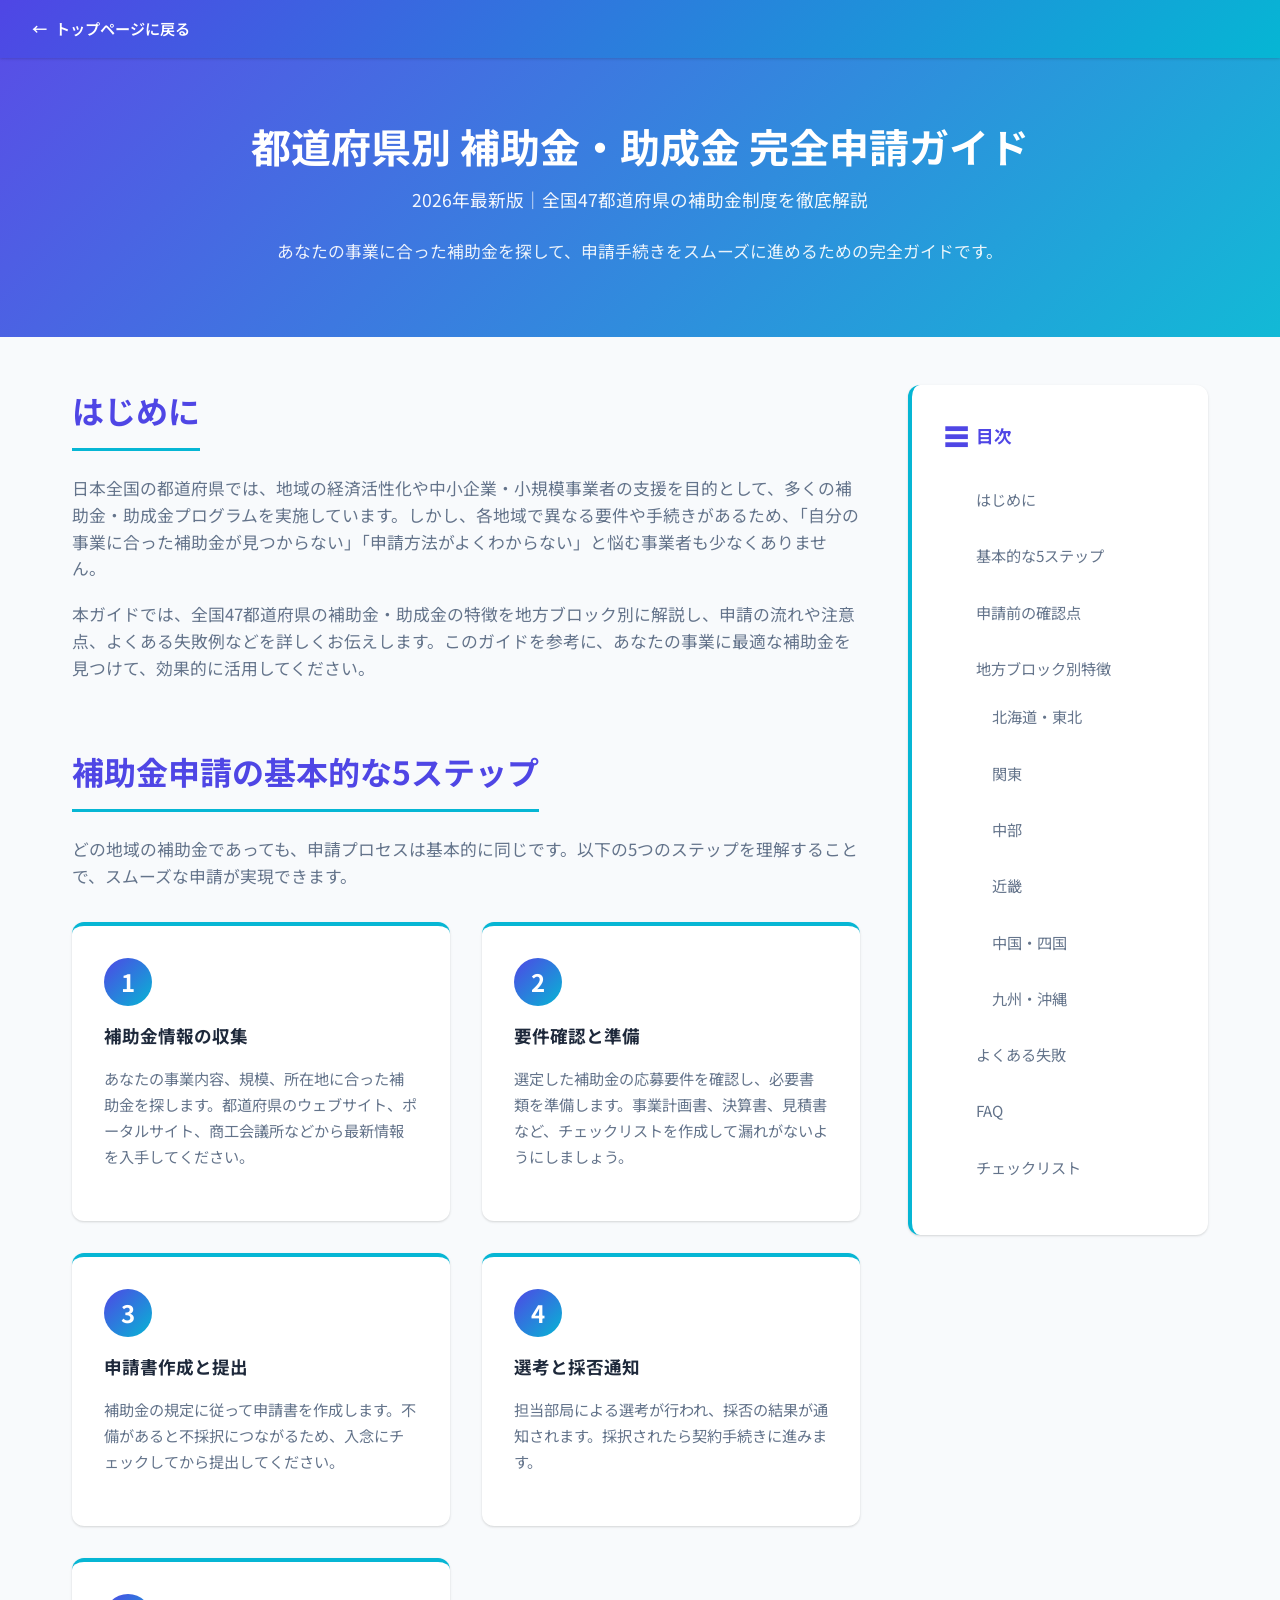
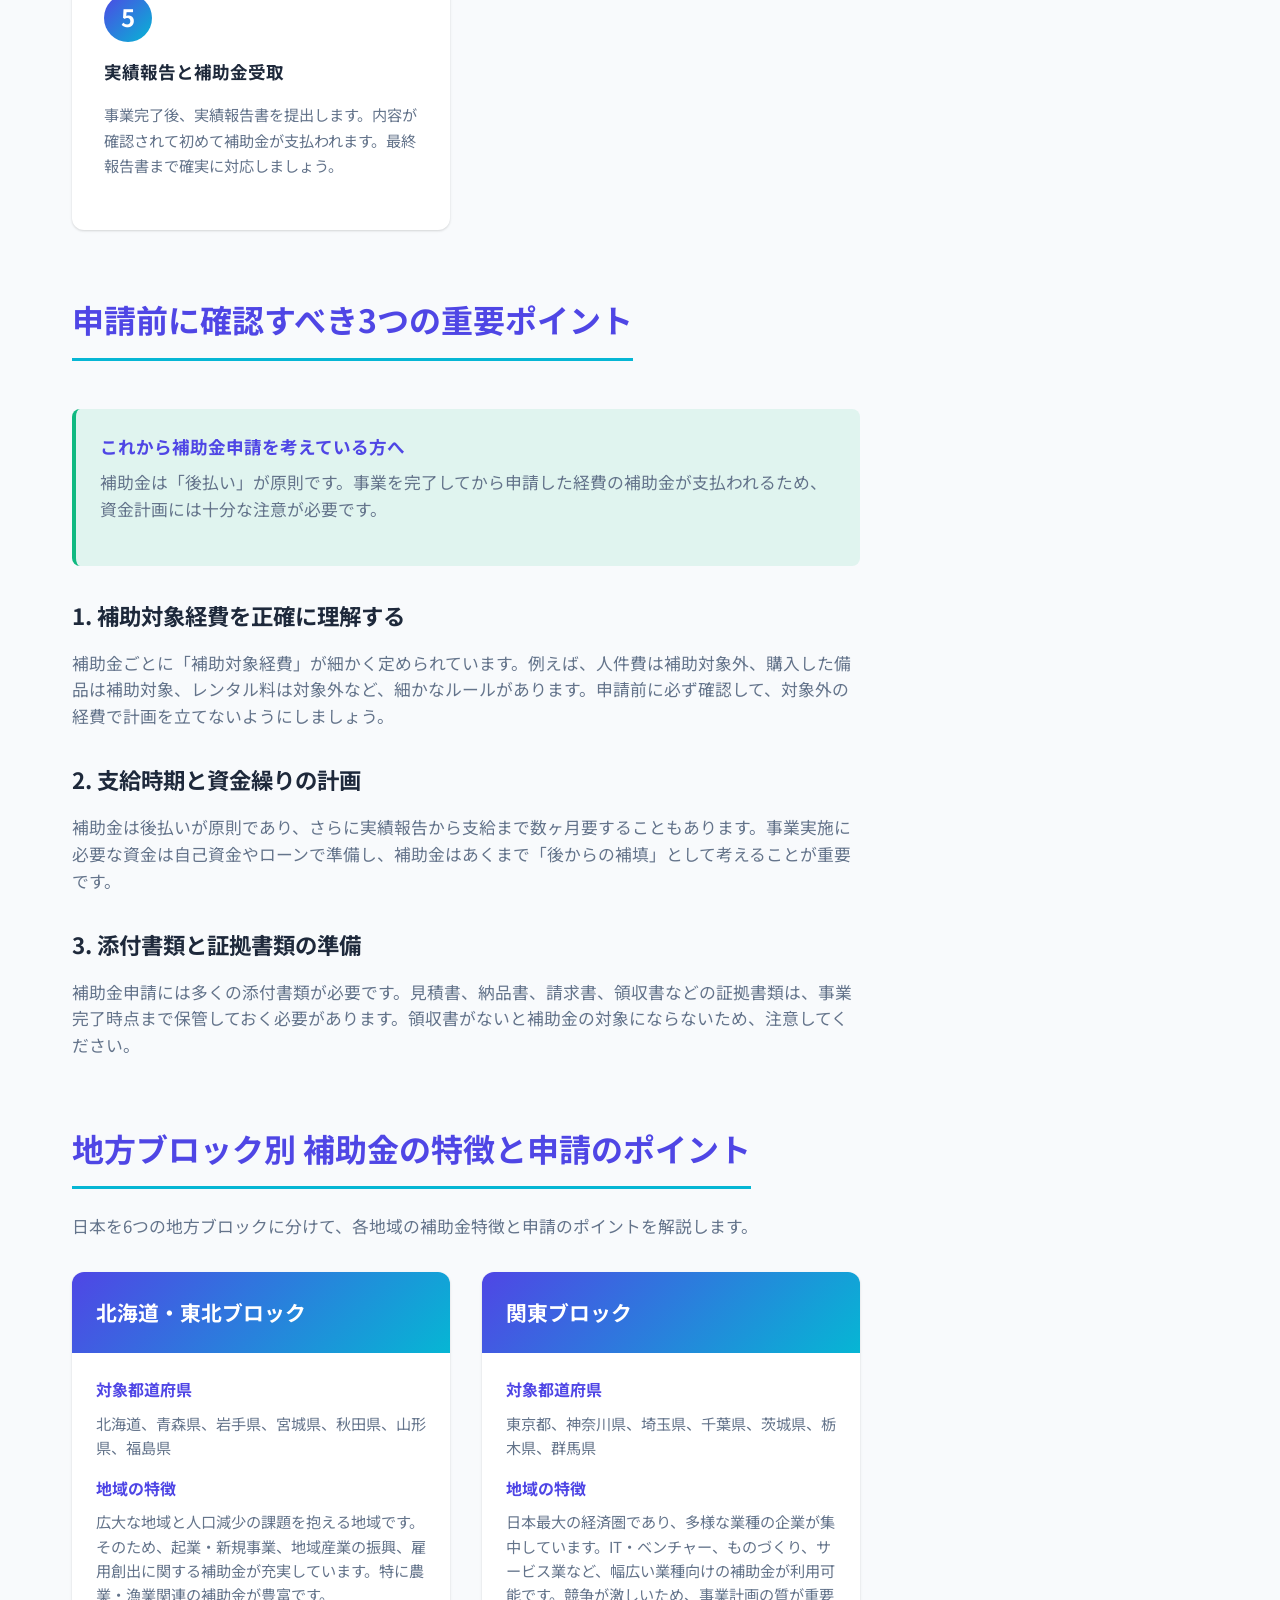
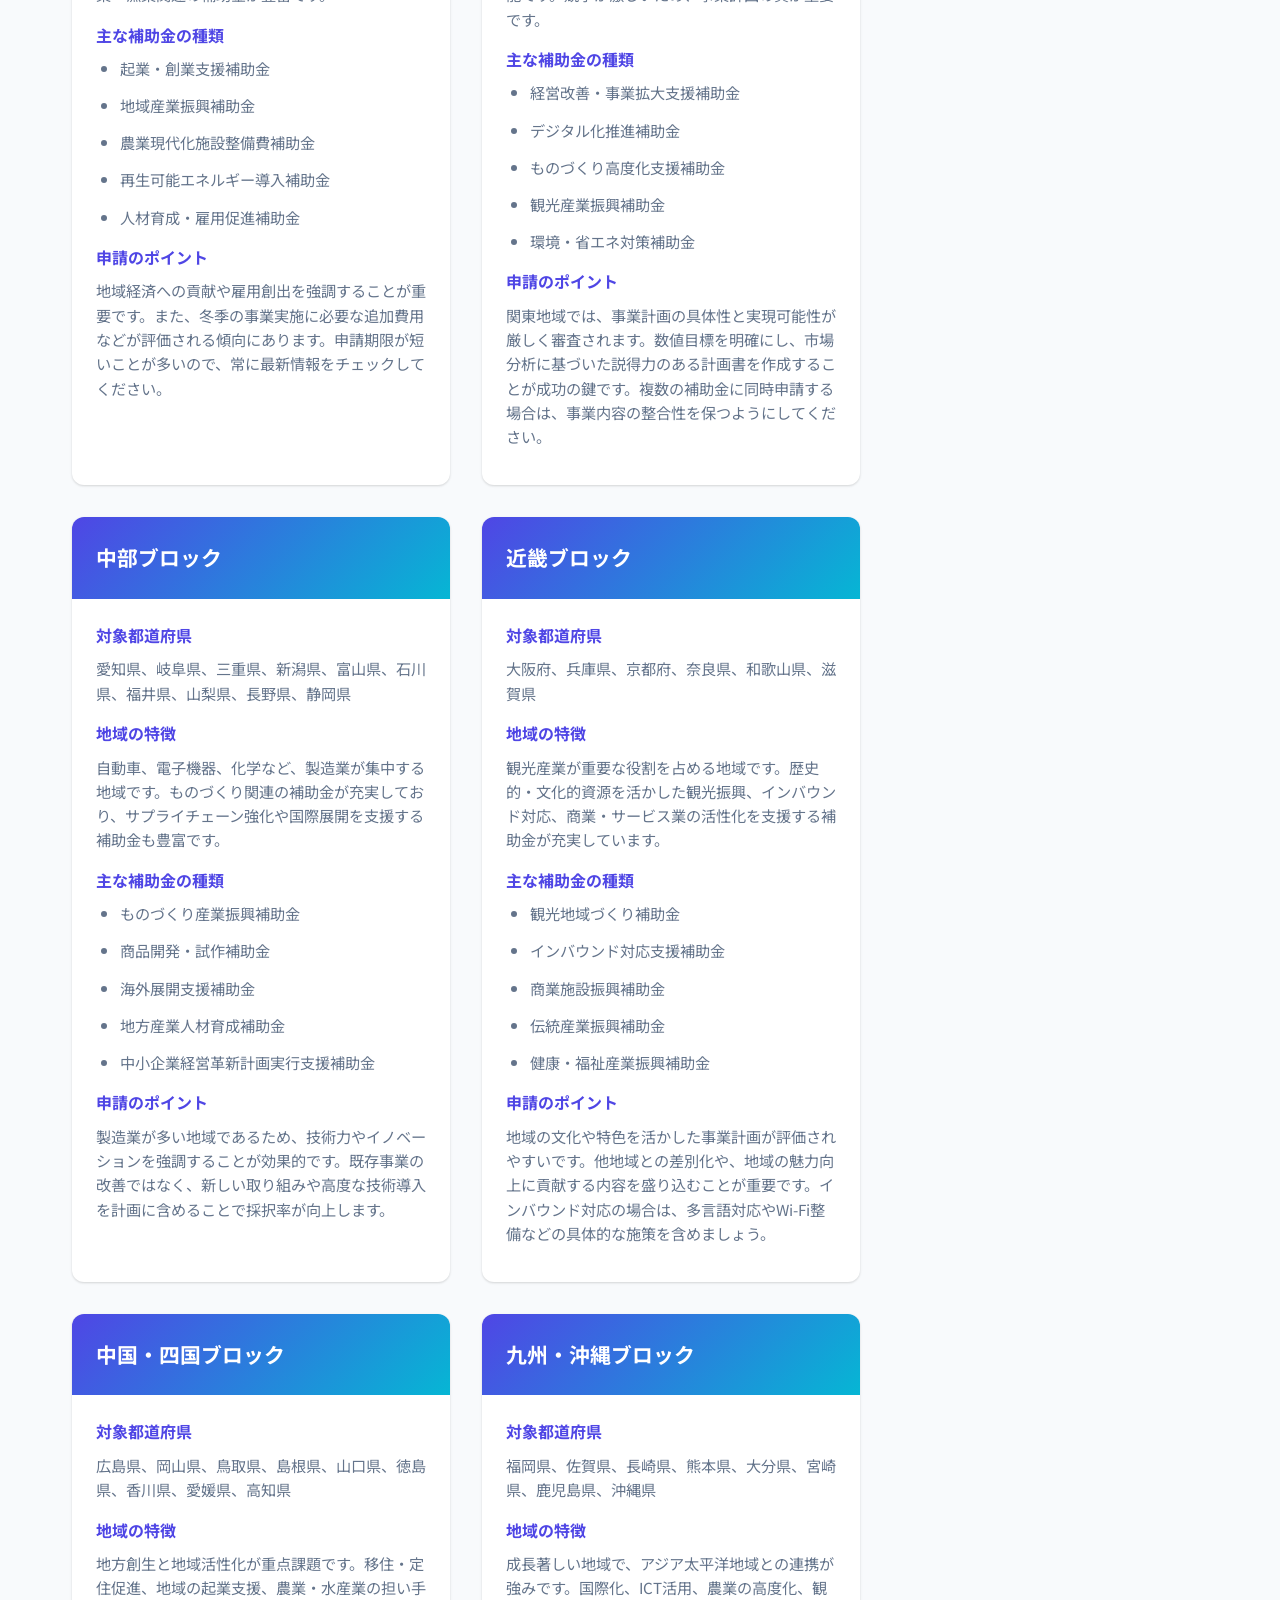
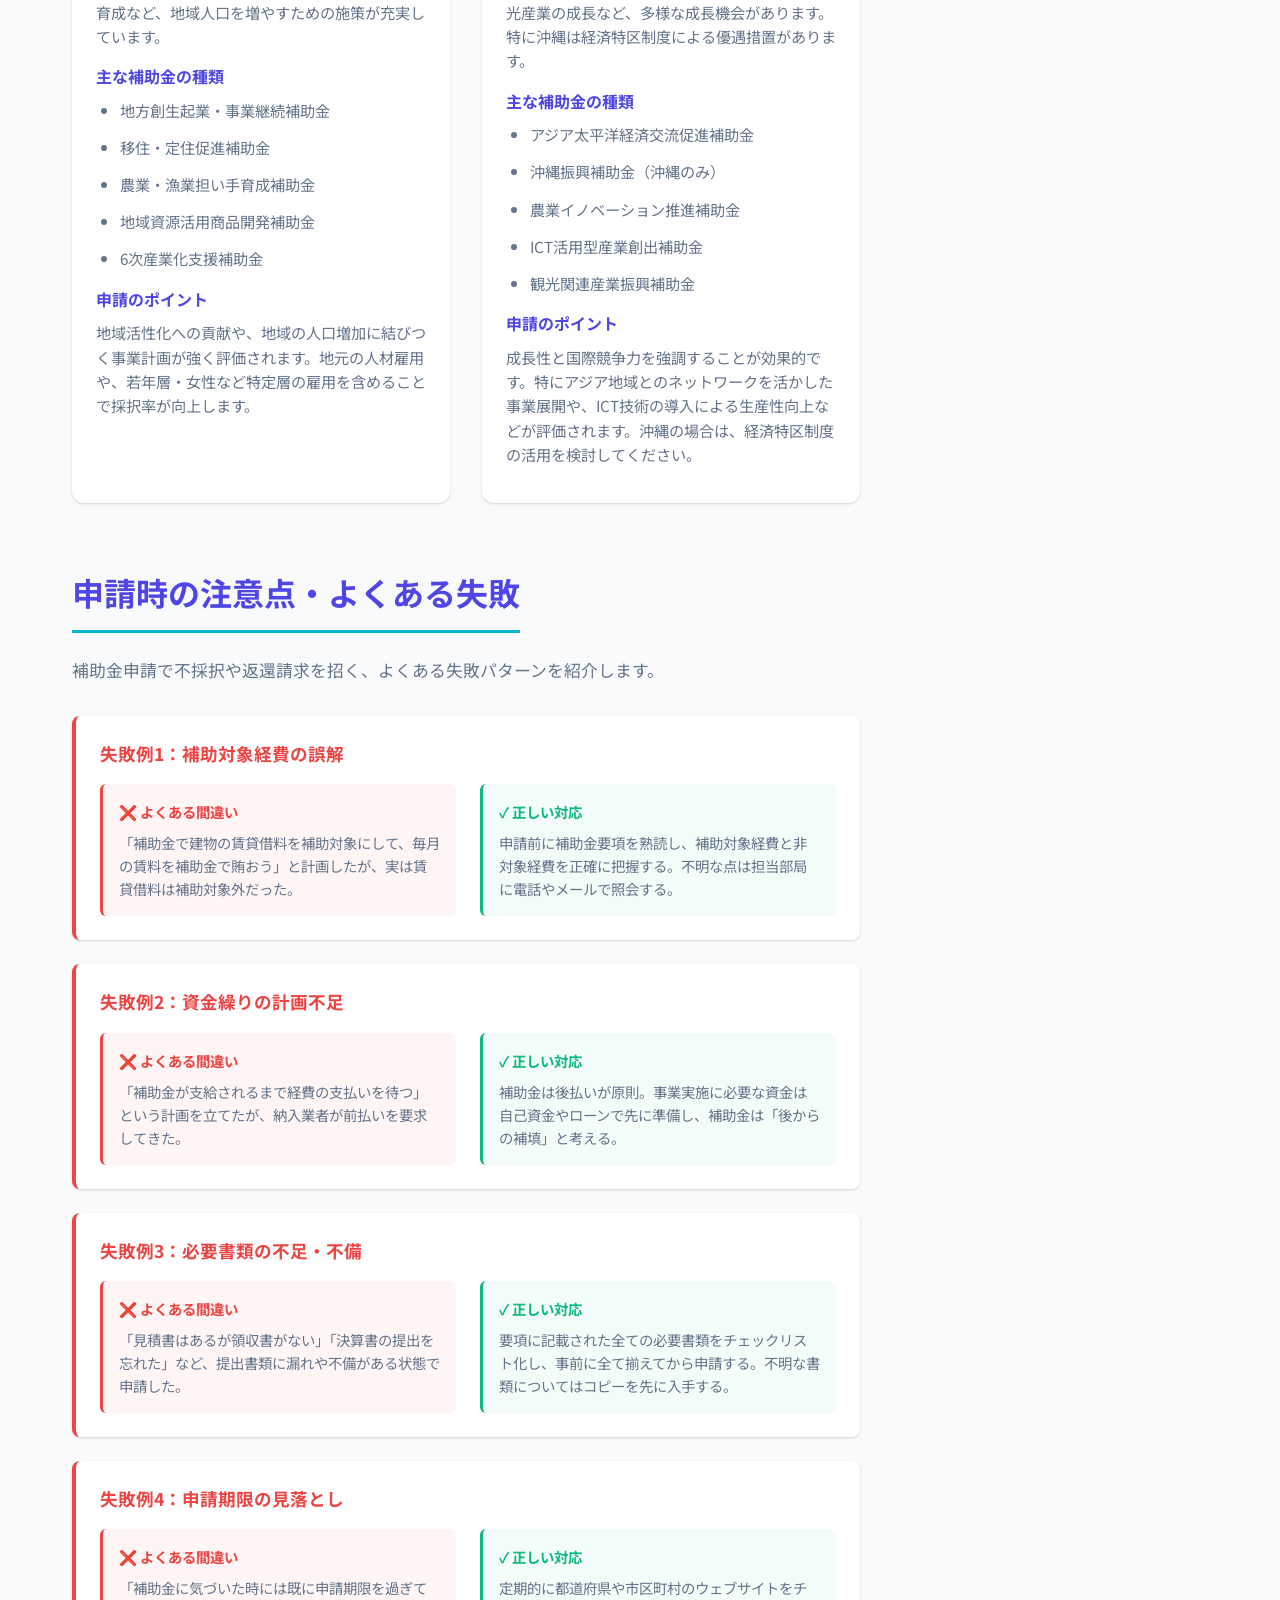
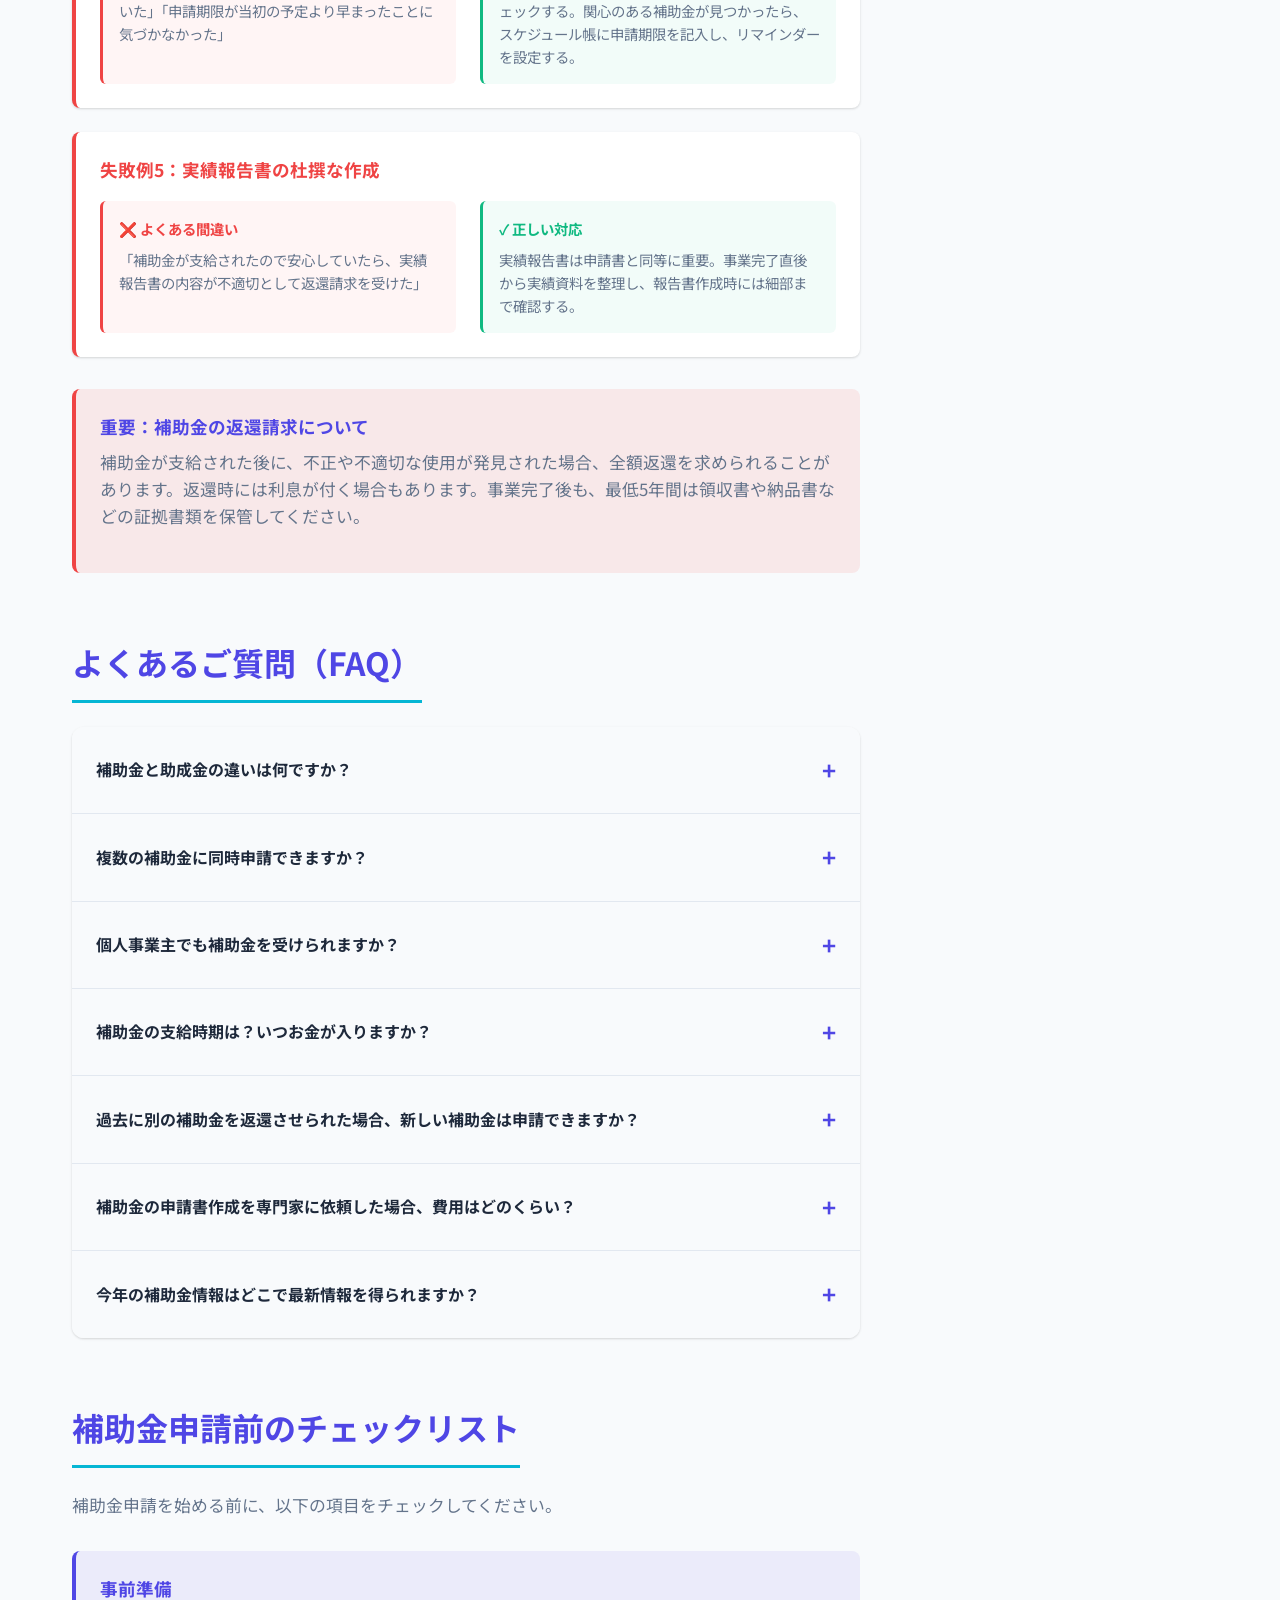
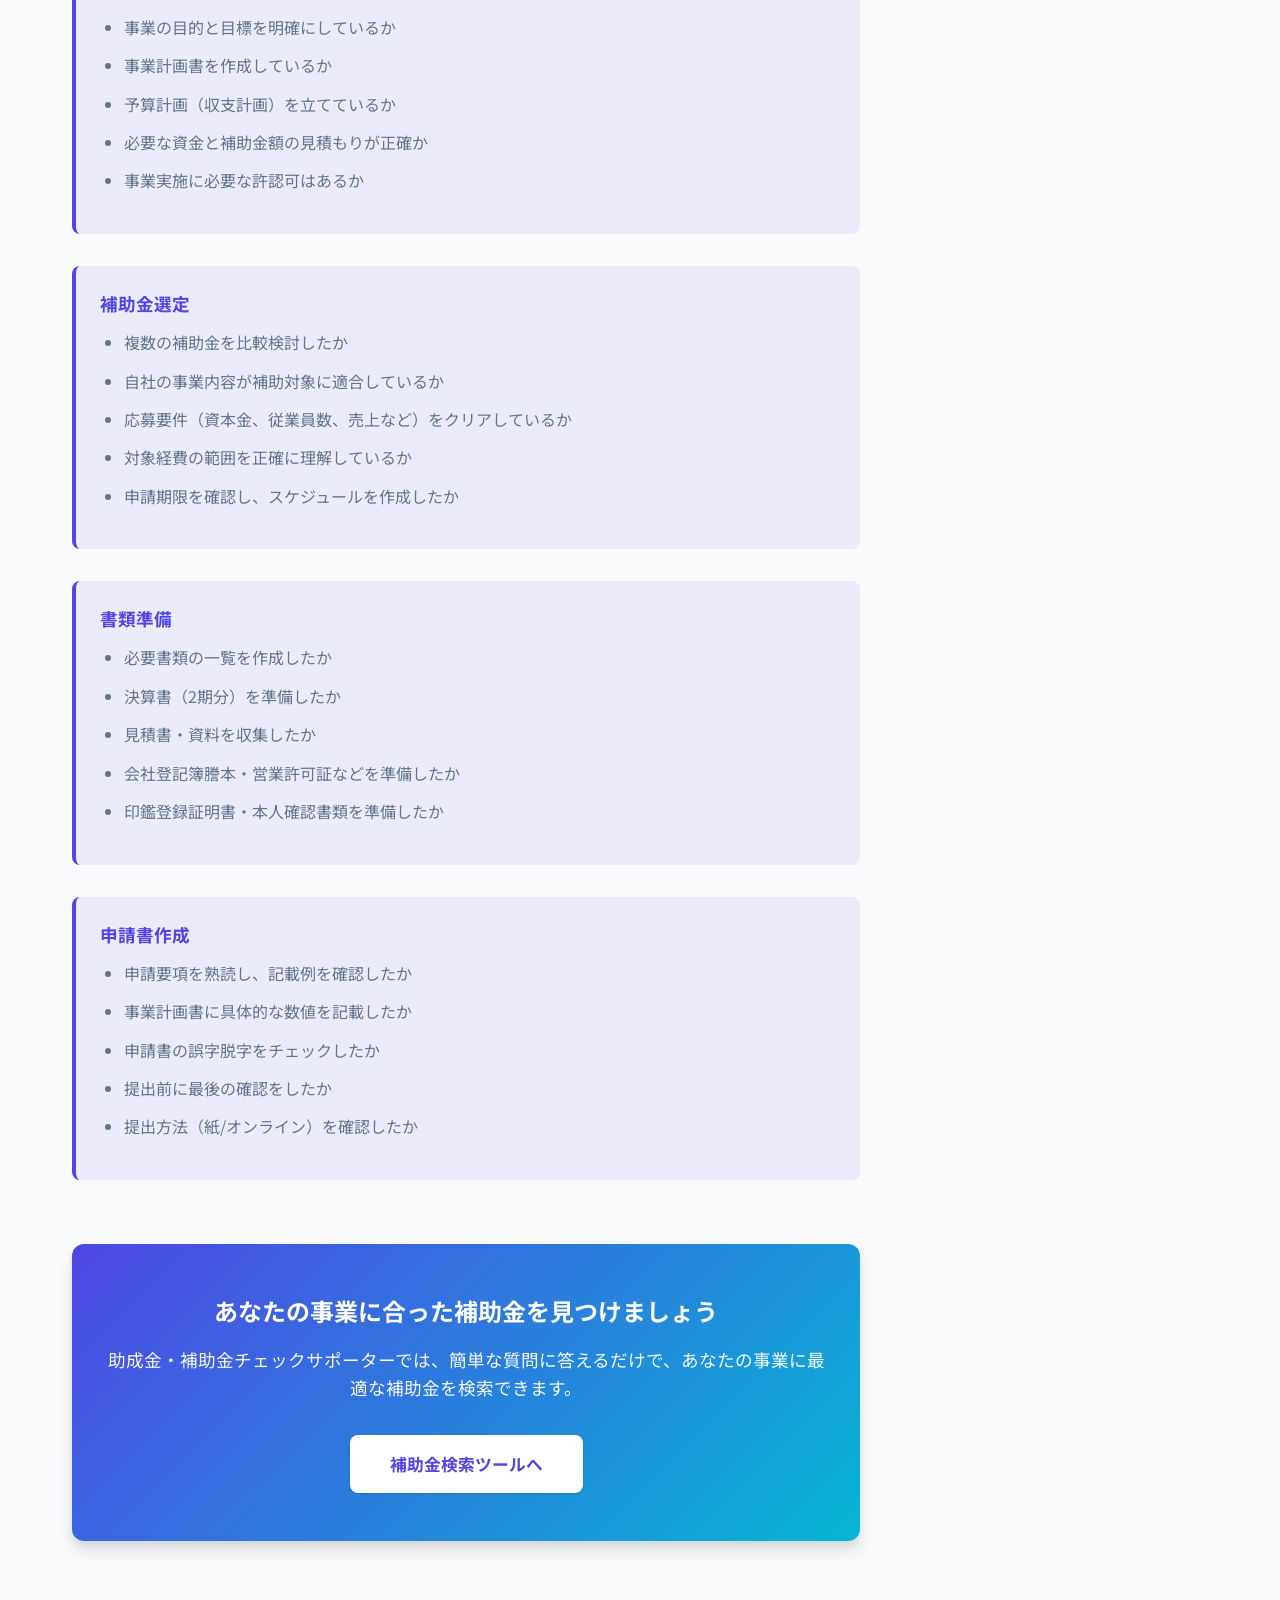
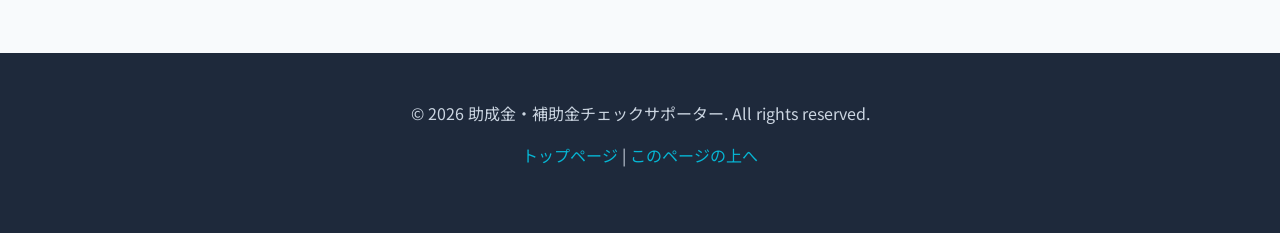
<file: web/guides/prefecture-guide.html>
<!DOCTYPE html>
<html lang="ja">
<head>
    <meta charset="UTF-8">
    <meta name="viewport" content="width=device-width, initial-scale=1.0">
    <meta name="description" content="2026年最新版の都道府県別補助金・助成金申請ガイド。各地域の補助金特徴、申請方法、注意点を完全解説。小規模事業者向けの実践的な情報を提供します。">
    <meta name="keywords" content="都道府県 補助金 申請, 補助金 申請方法, 助成金 都道府県別, 補助金申請ガイド, 都道府県別助成金">
    <meta name="author" content="助成金・補助金チェックサポーター">
    <meta property="og:title" content="【2026年最新】都道府県別 補助金・助成金 申請ガイド｜助成金・補助金チェックサポーター">
    <meta property="og:description" content="全国47都道府県の補助金・助成金申請方法を完全ガイド。地域別の特徴と申請のポイントを詳しく解説します。">
    <meta property="og:type" content="article">
    <meta property="og:url" content="https://hojokin-jp.example.com/guides/prefecture-guide.html">
    <meta property="og:image" content="https://hojokin-jp.example.com/og-image.jpg">
    <meta name="twitter:card" content="summary_large_image">
    <meta name="twitter:title" content="【2026年最新】都道府県別 補助金・助成金 申請ガイド">
    <meta name="twitter:description" content="全国47都道府県の補助金・助成金申請方法を完全ガイド">
    <title>【2026年最新】都道府県別 補助金・助成金 申請ガイド｜助成金・補助金チェックサポーター</title>
    <link rel="canonical" href="https://hojokin-jp.example.com/guides/prefecture-guide.html">
    <link rel="preconnect" href="https://fonts.googleapis.com">
    <link rel="preconnect" href="https://fonts.gstatic.com" crossorigin>
    <link href="https://fonts.googleapis.com/css2?family=Noto+Sans+JP:wght@400;500;600;700&display=swap" rel="stylesheet">

    <style>
        :root {
            --primary: #4f46e5;
            --accent: #06b6d4;
            --bg: #f8fafc;
            --text: #1e293b;
            --light-text: #64748b;
            --border: #e2e8f0;
            --success: #10b981;
            --warning: #f59e0b;
            --error: #ef4444;
            --shadow: 0 1px 3px rgba(0,0,0,0.1), 0 1px 2px rgba(0,0,0,0.06);
            --shadow-lg: 0 10px 15px rgba(0,0,0,0.1), 0 4px 6px rgba(0,0,0,0.05);
        }

        * {
            margin: 0;
            padding: 0;
            box-sizing: border-box;
        }

        html {
            scroll-behavior: smooth;
        }

        body {
            font-family: 'Noto Sans JP', sans-serif;
            color: var(--text);
            background-color: var(--bg);
            line-height: 1.6;
        }

        /* ========== ナビゲーション ========== */
        nav {
            background: linear-gradient(135deg, #4f46e5 0%, #06b6d4 100%);
            padding: 1rem 2rem;
            box-shadow: var(--shadow);
            position: sticky;
            top: 0;
            z-index: 100;
        }

        nav a {
            color: white;
            text-decoration: none;
            font-weight: 600;
            display: inline-flex;
            align-items: center;
            gap: 0.5rem;
            font-size: 0.95rem;
            transition: opacity 0.3s ease;
        }

        nav a:hover {
            opacity: 0.85;
        }

        nav a::before {
            content: "← ";
        }

        /* ========== ヒーローセクション ========== */
        .hero {
            background: linear-gradient(135deg, rgba(79, 70, 229, 0.95) 0%, rgba(6, 182, 212, 0.95) 100%);
            color: white;
            padding: 4rem 2rem;
            text-align: center;
            margin-bottom: 3rem;
        }

        .hero h1 {
            font-size: 2.5rem;
            margin-bottom: 1rem;
            font-weight: 700;
            line-height: 1.2;
        }

        .hero p {
            font-size: 1.1rem;
            margin-bottom: 0.5rem;
            opacity: 0.95;
        }

        .hero .subtitle {
            font-size: 1.05rem;
            margin-top: 1.5rem;
            opacity: 0.9;
        }

        @media (max-width: 768px) {
            .hero h1 {
                font-size: 1.8rem;
            }
            .hero p {
                font-size: 1rem;
            }
        }

        /* ========== メインコンテナ ========== */
        .container {
            max-width: 1200px;
            margin: 0 auto;
            padding: 0 2rem;
        }

        .main-content {
            display: grid;
            grid-template-columns: 1fr 300px;
            gap: 3rem;
            margin-bottom: 4rem;
        }

        @media (max-width: 992px) {
            .main-content {
                grid-template-columns: 1fr;
            }
            .sidebar {
                display: none;
            }
        }

        .article {
            grid-column: 1;
        }

        /* ========== サイドバー（目次） ========== */
        .sidebar {
            grid-column: 2;
            grid-row: 1;
            position: sticky;
            top: 80px;
            height: fit-content;
        }

        .toc {
            background: white;
            border-radius: 12px;
            padding: 2rem;
            box-shadow: var(--shadow);
            border-left: 4px solid var(--accent);
        }

        .toc h3 {
            font-size: 1.1rem;
            margin-bottom: 1.5rem;
            color: var(--primary);
            display: flex;
            align-items: center;
            gap: 0.5rem;
        }

        .toc h3::before {
            content: "☰";
            font-size: 1.5rem;
        }

        .toc ul {
            list-style: none;
        }

        .toc li {
            margin-bottom: 1rem;
        }

        .toc a {
            color: var(--light-text);
            text-decoration: none;
            font-size: 0.95rem;
            transition: all 0.3s ease;
            display: block;
            padding: 0.5rem;
            border-radius: 6px;
        }

        .toc a:hover {
            color: var(--primary);
            background-color: rgba(79, 70, 229, 0.1);
            padding-left: 1rem;
        }

        /* ========== セクション ========== */
        .section {
            margin-bottom: 4rem;
            scroll-margin-top: 100px;
        }

        .section h2 {
            font-size: 2rem;
            color: var(--primary);
            margin-bottom: 1.5rem;
            padding-bottom: 0.75rem;
            border-bottom: 3px solid var(--accent);
            display: inline-block;
        }

        .section h3 {
            font-size: 1.4rem;
            color: var(--text);
            margin-top: 2rem;
            margin-bottom: 1rem;
        }

        .section h4 {
            font-size: 1.1rem;
            color: var(--primary);
            margin-top: 1.5rem;
            margin-bottom: 0.75rem;
        }

        .section p {
            margin-bottom: 1.2rem;
            color: var(--light-text);
            font-size: 1.05rem;
        }

        /* ========== ステップセクション ========== */
        .steps {
            display: grid;
            grid-template-columns: repeat(auto-fit, minmax(280px, 1fr));
            gap: 2rem;
            margin: 2rem 0;
        }

        .step {
            background: white;
            border-radius: 12px;
            padding: 2rem;
            box-shadow: var(--shadow);
            transition: all 0.3s ease;
            border-top: 4px solid var(--accent);
        }

        .step:hover {
            box-shadow: var(--shadow-lg);
            transform: translateY(-4px);
        }

        .step .number {
            background: linear-gradient(135deg, var(--primary) 0%, var(--accent) 100%);
            color: white;
            width: 48px;
            height: 48px;
            border-radius: 50%;
            display: flex;
            align-items: center;
            justify-content: center;
            font-weight: 700;
            font-size: 1.5rem;
            margin-bottom: 1rem;
        }

        .step h4 {
            color: var(--text);
            margin-bottom: 1rem;
            margin-top: 0;
        }

        .step p {
            color: var(--light-text);
            font-size: 0.95rem;
            line-height: 1.7;
        }

        /* ========== リージョンカード ========== */
        .regions {
            display: grid;
            grid-template-columns: repeat(auto-fit, minmax(300px, 1fr));
            gap: 2rem;
            margin: 2rem 0;
        }

        .region-card {
            background: white;
            border-radius: 12px;
            overflow: hidden;
            box-shadow: var(--shadow);
            transition: all 0.3s ease;
        }

        .region-card:hover {
            box-shadow: var(--shadow-lg);
            transform: translateY(-4px);
        }

        .region-header {
            background: linear-gradient(135deg, var(--primary) 0%, var(--accent) 100%);
            color: white;
            padding: 1.5rem;
        }

        .region-header h3 {
            margin: 0;
            font-size: 1.3rem;
            color: white;
        }

        .region-body {
            padding: 1.5rem;
        }

        .region-body h4 {
            color: var(--primary);
            margin-top: 1rem;
            margin-bottom: 0.5rem;
            font-size: 1rem;
        }

        .region-body h4:first-child {
            margin-top: 0;
        }

        .region-body p,
        .region-body li {
            color: var(--light-text);
            font-size: 0.95rem;
            line-height: 1.6;
            margin-bottom: 0.8rem;
        }

        .region-body ul {
            margin-left: 1.5rem;
            margin-bottom: 1rem;
        }

        /* ========== 注意点・失敗セクション ========== */
        .alert {
            background-color: rgba(245, 158, 11, 0.1);
            border-left: 4px solid var(--warning);
            border-radius: 8px;
            padding: 1.5rem;
            margin: 1.5rem 0;
        }

        .alert.success {
            background-color: rgba(16, 185, 129, 0.1);
            border-left-color: var(--success);
        }

        .alert.error {
            background-color: rgba(239, 68, 68, 0.1);
            border-left-color: var(--error);
        }

        .alert h4 {
            margin-top: 0;
            margin-bottom: 0.5rem;
        }

        .pitfalls {
            display: grid;
            gap: 1.5rem;
            margin: 2rem 0;
        }

        .pitfall {
            background: white;
            border-left: 4px solid var(--error);
            border-radius: 8px;
            padding: 1.5rem;
            box-shadow: var(--shadow);
        }

        .pitfall h4 {
            color: var(--error);
            margin-top: 0;
        }

        .pitfall-content {
            display: grid;
            grid-template-columns: 1fr 1fr;
            gap: 1.5rem;
            margin-top: 1rem;
        }

        .pitfall-bad,
        .pitfall-good {
            border-radius: 6px;
            padding: 1rem;
        }

        .pitfall-bad {
            background-color: rgba(239, 68, 68, 0.05);
            border-left: 3px solid var(--error);
        }

        .pitfall-good {
            background-color: rgba(16, 185, 129, 0.05);
            border-left: 3px solid var(--success);
        }

        .pitfall-bad h5,
        .pitfall-good h5 {
            font-size: 0.9rem;
            margin-bottom: 0.5rem;
            margin-top: 0;
        }

        .pitfall-bad h5 {
            color: var(--error);
        }

        .pitfall-good h5 {
            color: var(--success);
        }

        .pitfall-bad p,
        .pitfall-good p {
            font-size: 0.9rem;
            margin: 0;
            color: var(--light-text);
        }

        @media (max-width: 768px) {
            .pitfall-content {
                grid-template-columns: 1fr;
            }
        }

        /* ========== FAQ ========== */
        .faq {
            background: white;
            border-radius: 12px;
            overflow: hidden;
            box-shadow: var(--shadow);
        }

        .faq-item {
            border-bottom: 1px solid var(--border);
        }

        .faq-item:last-child {
            border-bottom: none;
        }

        .faq-question {
            padding: 1.5rem;
            cursor: pointer;
            display: flex;
            justify-content: space-between;
            align-items: center;
            background-color: #f8fafc;
            transition: background-color 0.3s ease;
        }

        .faq-question:hover {
            background-color: #f1f5f9;
        }

        .faq-question.active {
            background-color: rgba(79, 70, 229, 0.05);
        }

        .faq-question h4 {
            margin: 0;
            color: var(--text);
            font-size: 1rem;
            flex: 1;
        }

        .faq-toggle {
            color: var(--primary);
            font-weight: 700;
            font-size: 1.5rem;
            transition: transform 0.3s ease;
            margin-left: 1rem;
        }

        .faq-question.active .faq-toggle {
            transform: rotate(180deg);
        }

        .faq-answer {
            display: none;
            padding: 1.5rem;
            background-color: white;
            color: var(--light-text);
            border-top: 1px solid var(--border);
        }

        .faq-answer.active {
            display: block;
        }

        .faq-answer p {
            margin-bottom: 1rem;
        }

        .faq-answer p:last-child {
            margin-bottom: 0;
        }

        /* ========== CTA ========== */
        .cta {
            background: linear-gradient(135deg, var(--primary) 0%, var(--accent) 100%);
            color: white;
            border-radius: 12px;
            padding: 3rem 2rem;
            text-align: center;
            margin: 3rem 0;
            box-shadow: var(--shadow-lg);
        }

        .cta h2 {
            color: white;
            border: none;
            margin-bottom: 1rem;
        }

        .cta p {
            color: rgba(255, 255, 255, 0.95);
            font-size: 1.1rem;
            margin-bottom: 2rem;
        }

        .cta-button {
            display: inline-block;
            background-color: white;
            color: var(--primary);
            padding: 1rem 2.5rem;
            border-radius: 8px;
            text-decoration: none;
            font-weight: 700;
            font-size: 1.05rem;
            transition: all 0.3s ease;
            box-shadow: var(--shadow);
        }

        .cta-button:hover {
            transform: translateY(-2px);
            box-shadow: var(--shadow-lg);
        }

        /* ========== リスト ========== */
        ul {
            margin-left: 1.5rem;
            margin-bottom: 1rem;
        }

        li {
            margin-bottom: 0.8rem;
            color: var(--light-text);
        }

        strong {
            color: var(--text);
            font-weight: 600;
        }

        /* ========== テーブル ========== */
        table {
            width: 100%;
            border-collapse: collapse;
            margin: 1.5rem 0;
            background: white;
            border-radius: 8px;
            overflow: hidden;
            box-shadow: var(--shadow);
        }

        thead {
            background: linear-gradient(135deg, var(--primary) 0%, var(--accent) 100%);
            color: white;
        }

        th, td {
            padding: 1rem;
            text-align: left;
            border-bottom: 1px solid var(--border);
        }

        tbody tr:hover {
            background-color: #f8fafc;
        }

        /* ========== フッター ========== */
        footer {
            background-color: #1e293b;
            color: #cbd5e1;
            padding: 3rem 2rem;
            margin-top: 4rem;
            text-align: center;
        }

        footer p {
            margin-bottom: 1rem;
            color: #cbd5e1;
        }

        footer a {
            color: var(--accent);
            text-decoration: none;
        }

        footer a:hover {
            text-decoration: underline;
        }

        /* ========== JSON-LD ========== */
        script[type="application/ld+json"] {
            display: none;
        }

        /* ========== 共通スタイル ========== */
        .highlight {
            background-color: rgba(79, 70, 229, 0.15);
            padding: 0.2rem 0.4rem;
            border-radius: 4px;
        }

        .badge {
            display: inline-block;
            background: var(--accent);
            color: white;
            padding: 0.3rem 0.8rem;
            border-radius: 20px;
            font-size: 0.85rem;
            font-weight: 600;
            margin-right: 0.5rem;
        }

        .info-box {
            background-color: rgba(79, 70, 229, 0.08);
            border-left: 4px solid var(--primary);
            border-radius: 8px;
            padding: 1.5rem;
            margin: 2rem 0;
        }

        .info-box h4 {
            margin-top: 0;
            color: var(--primary);
        }

        /* ========== レスポンシブ対応 ========== */
        @media (max-width: 768px) {
            .container {
                padding: 0 1rem;
            }

            .section h2 {
                font-size: 1.6rem;
            }

            .section h3 {
                font-size: 1.2rem;
            }

            .steps {
                grid-template-columns: 1fr;
            }

            .regions {
                grid-template-columns: 1fr;
            }

            .main-content {
                gap: 2rem;
            }
        }
    </style>
</head>
<body>
    <!-- ナビゲーション -->
    <nav>
        <a href="../index.html">トップページに戻る</a>
    </nav>

    <!-- ヒーローセクション -->
    <div class="hero">
        <div class="container">
            <h1>都道府県別 補助金・助成金 完全申請ガイド</h1>
            <p>2026年最新版｜全国47都道府県の補助金制度を徹底解説</p>
            <p class="subtitle">あなたの事業に合った補助金を探して、申請手続きをスムーズに進めるための完全ガイドです。</p>
        </div>
    </div>

    <!-- メインコンテンツ -->
    <div class="container">
        <div class="main-content">
            <!-- 記事本体 -->
            <article class="article">

                <!-- 導入セクション -->
                <section class="section" id="introduction">
                    <h2>はじめに</h2>
                    <p>日本全国の都道府県では、地域の経済活性化や中小企業・小規模事業者の支援を目的として、多くの補助金・助成金プログラムを実施しています。しかし、各地域で異なる要件や手続きがあるため、「自分の事業に合った補助金が見つからない」「申請方法がよくわからない」と悩む事業者も少なくありません。</p>
                    <p>本ガイドでは、全国47都道府県の補助金・助成金の特徴を地方ブロック別に解説し、申請の流れや注意点、よくある失敗例などを詳しくお伝えします。このガイドを参考に、あなたの事業に最適な補助金を見つけて、効果的に活用してください。</p>
                </section>

                <!-- 基本的な流れセクション -->
                <section class="section" id="basic-flow">
                    <h2>補助金申請の基本的な5ステップ</h2>
                    <p>どの地域の補助金であっても、申請プロセスは基本的に同じです。以下の5つのステップを理解することで、スムーズな申請が実現できます。</p>

                    <div class="steps">
                        <div class="step">
                            <div class="number">1</div>
                            <h4>補助金情報の収集</h4>
                            <p>あなたの事業内容、規模、所在地に合った補助金を探します。都道府県のウェブサイト、ポータルサイト、商工会議所などから最新情報を入手してください。</p>
                        </div>

                        <div class="step">
                            <div class="number">2</div>
                            <h4>要件確認と準備</h4>
                            <p>選定した補助金の応募要件を確認し、必要書類を準備します。事業計画書、決算書、見積書など、チェックリストを作成して漏れがないようにしましょう。</p>
                        </div>

                        <div class="step">
                            <div class="number">3</div>
                            <h4>申請書作成と提出</h4>
                            <p>補助金の規定に従って申請書を作成します。不備があると不採択につながるため、入念にチェックしてから提出してください。</p>
                        </div>

                        <div class="step">
                            <div class="number">4</div>
                            <h4>選考と採否通知</h4>
                            <p>担当部局による選考が行われ、採否の結果が通知されます。採択されたら契約手続きに進みます。</p>
                        </div>

                        <div class="step">
                            <div class="number">5</div>
                            <h4>実績報告と補助金受取</h4>
                            <p>事業完了後、実績報告書を提出します。内容が確認されて初めて補助金が支払われます。最終報告書まで確実に対応しましょう。</p>
                        </div>
                    </div>
                </section>

                <!-- 注意点セクション -->
                <section class="section" id="pre-steps">
                    <h2>申請前に確認すべき3つの重要ポイント</h2>

                    <div class="alert success">
                        <h4>これから補助金申請を考えている方へ</h4>
                        <p>補助金は「後払い」が原則です。事業を完了してから申請した経費の補助金が支払われるため、資金計画には十分な注意が必要です。</p>
                    </div>

                    <h3>1. 補助対象経費を正確に理解する</h3>
                    <p>補助金ごとに「補助対象経費」が細かく定められています。例えば、人件費は補助対象外、購入した備品は補助対象、レンタル料は対象外など、細かなルールがあります。申請前に必ず確認して、対象外の経費で計画を立てないようにしましょう。</p>

                    <h3>2. 支給時期と資金繰りの計画</h3>
                    <p>補助金は後払いが原則であり、さらに実績報告から支給まで数ヶ月要することもあります。事業実施に必要な資金は自己資金やローンで準備し、補助金はあくまで「後からの補填」として考えることが重要です。</p>

                    <h3>3. 添付書類と証拠書類の準備</h3>
                    <p>補助金申請には多くの添付書類が必要です。見積書、納品書、請求書、領収書などの証拠書類は、事業完了時点まで保管しておく必要があります。領収書がないと補助金の対象にならないため、注意してください。</p>
                </section>

                <!-- 地方ブロック別セクション -->
                <section class="section" id="regions">
                    <h2>地方ブロック別 補助金の特徴と申請のポイント</h2>
                    <p>日本を6つの地方ブロックに分けて、各地域の補助金特徴と申請のポイントを解説します。</p>

                    <div class="regions">
                        <!-- 北海道・東北 -->
                        <div class="region-card">
                            <div class="region-header">
                                <h3>北海道・東北ブロック</h3>
                            </div>
                            <div class="region-body">
                                <h4>対象都道府県</h4>
                                <p>北海道、青森県、岩手県、宮城県、秋田県、山形県、福島県</p>

                                <h4>地域の特徴</h4>
                                <p>広大な地域と人口減少の課題を抱える地域です。そのため、起業・新規事業、地域産業の振興、雇用創出に関する補助金が充実しています。特に農業・漁業関連の補助金が豊富です。</p>

                                <h4>主な補助金の種類</h4>
                                <ul>
                                    <li>起業・創業支援補助金</li>
                                    <li>地域産業振興補助金</li>
                                    <li>農業現代化施設整備費補助金</li>
                                    <li>再生可能エネルギー導入補助金</li>
                                    <li>人材育成・雇用促進補助金</li>
                                </ul>

                                <h4>申請のポイント</h4>
                                <p>地域経済への貢献や雇用創出を強調することが重要です。また、冬季の事業実施に必要な追加費用などが評価される傾向にあります。申請期限が短いことが多いので、常に最新情報をチェックしてください。</p>
                            </div>
                        </div>

                        <!-- 関東 -->
                        <div class="region-card">
                            <div class="region-header">
                                <h3>関東ブロック</h3>
                            </div>
                            <div class="region-body">
                                <h4>対象都道府県</h4>
                                <p>東京都、神奈川県、埼玉県、千葉県、茨城県、栃木県、群馬県</p>

                                <h4>地域の特徴</h4>
                                <p>日本最大の経済圏であり、多様な業種の企業が集中しています。IT・ベンチャー、ものづくり、サービス業など、幅広い業種向けの補助金が利用可能です。競争が激しいため、事業計画の質が重要です。</p>

                                <h4>主な補助金の種類</h4>
                                <ul>
                                    <li>経営改善・事業拡大支援補助金</li>
                                    <li>デジタル化推進補助金</li>
                                    <li>ものづくり高度化支援補助金</li>
                                    <li>観光産業振興補助金</li>
                                    <li>環境・省エネ対策補助金</li>
                                </ul>

                                <h4>申請のポイント</h4>
                                <p>関東地域では、事業計画の具体性と実現可能性が厳しく審査されます。数値目標を明確にし、市場分析に基づいた説得力のある計画書を作成することが成功の鍵です。複数の補助金に同時申請する場合は、事業内容の整合性を保つようにしてください。</p>
                            </div>
                        </div>

                        <!-- 中部 -->
                        <div class="region-card">
                            <div class="region-header">
                                <h3>中部ブロック</h3>
                            </div>
                            <div class="region-body">
                                <h4>対象都道府県</h4>
                                <p>愛知県、岐阜県、三重県、新潟県、富山県、石川県、福井県、山梨県、長野県、静岡県</p>

                                <h4>地域の特徴</h4>
                                <p>自動車、電子機器、化学など、製造業が集中する地域です。ものづくり関連の補助金が充実しており、サプライチェーン強化や国際展開を支援する補助金も豊富です。</p>

                                <h4>主な補助金の種類</h4>
                                <ul>
                                    <li>ものづくり産業振興補助金</li>
                                    <li>商品開発・試作補助金</li>
                                    <li>海外展開支援補助金</li>
                                    <li>地方産業人材育成補助金</li>
                                    <li>中小企業経営革新計画実行支援補助金</li>
                                </ul>

                                <h4>申請のポイント</h4>
                                <p>製造業が多い地域であるため、技術力やイノベーションを強調することが効果的です。既存事業の改善ではなく、新しい取り組みや高度な技術導入を計画に含めることで採択率が向上します。</p>
                            </div>
                        </div>

                        <!-- 近畿 -->
                        <div class="region-card">
                            <div class="region-header">
                                <h3>近畿ブロック</h3>
                            </div>
                            <div class="region-body">
                                <h4>対象都道府県</h4>
                                <p>大阪府、兵庫県、京都府、奈良県、和歌山県、滋賀県</p>

                                <h4>地域の特徴</h4>
                                <p>観光産業が重要な役割を占める地域です。歴史的・文化的資源を活かした観光振興、インバウンド対応、商業・サービス業の活性化を支援する補助金が充実しています。</p>

                                <h4>主な補助金の種類</h4>
                                <ul>
                                    <li>観光地域づくり補助金</li>
                                    <li>インバウンド対応支援補助金</li>
                                    <li>商業施設振興補助金</li>
                                    <li>伝統産業振興補助金</li>
                                    <li>健康・福祉産業振興補助金</li>
                                </ul>

                                <h4>申請のポイント</h4>
                                <p>地域の文化や特色を活かした事業計画が評価されやすいです。他地域との差別化や、地域の魅力向上に貢献する内容を盛り込むことが重要です。インバウンド対応の場合は、多言語対応やWi-Fi整備などの具体的な施策を含めましょう。</p>
                            </div>
                        </div>

                        <!-- 中国・四国 -->
                        <div class="region-card">
                            <div class="region-header">
                                <h3>中国・四国ブロック</h3>
                            </div>
                            <div class="region-body">
                                <h4>対象都道府県</h4>
                                <p>広島県、岡山県、鳥取県、島根県、山口県、徳島県、香川県、愛媛県、高知県</p>

                                <h4>地域の特徴</h4>
                                <p>地方創生と地域活性化が重点課題です。移住・定住促進、地域の起業支援、農業・水産業の担い手育成など、地域人口を増やすための施策が充実しています。</p>

                                <h4>主な補助金の種類</h4>
                                <ul>
                                    <li>地方創生起業・事業継続補助金</li>
                                    <li>移住・定住促進補助金</li>
                                    <li>農業・漁業担い手育成補助金</li>
                                    <li>地域資源活用商品開発補助金</li>
                                    <li>6次産業化支援補助金</li>
                                </ul>

                                <h4>申請のポイント</h4>
                                <p>地域活性化への貢献や、地域の人口増加に結びつく事業計画が強く評価されます。地元の人材雇用や、若年層・女性など特定層の雇用を含めることで採択率が向上します。</p>
                            </div>
                        </div>

                        <!-- 九州・沖縄 -->
                        <div class="region-card">
                            <div class="region-header">
                                <h3>九州・沖縄ブロック</h3>
                            </div>
                            <div class="region-body">
                                <h4>対象都道府県</h4>
                                <p>福岡県、佐賀県、長崎県、熊本県、大分県、宮崎県、鹿児島県、沖縄県</p>

                                <h4>地域の特徴</h4>
                                <p>成長著しい地域で、アジア太平洋地域との連携が強みです。国際化、ICT活用、農業の高度化、観光産業の成長など、多様な成長機会があります。特に沖縄は経済特区制度による優遇措置があります。</p>

                                <h4>主な補助金の種類</h4>
                                <ul>
                                    <li>アジア太平洋経済交流促進補助金</li>
                                    <li>沖縄振興補助金（沖縄のみ）</li>
                                    <li>農業イノベーション推進補助金</li>
                                    <li>ICT活用型産業創出補助金</li>
                                    <li>観光関連産業振興補助金</li>
                                </ul>

                                <h4>申請のポイント</h4>
                                <p>成長性と国際競争力を強調することが効果的です。特にアジア地域とのネットワークを活かした事業展開や、ICT技術の導入による生産性向上などが評価されます。沖縄の場合は、経済特区制度の活用を検討してください。</p>
                            </div>
                        </div>
                    </div>
                </section>

                <!-- 申請時の注意点 -->
                <section class="section" id="pitfalls">
                    <h2>申請時の注意点・よくある失敗</h2>
                    <p>補助金申請で不採択や返還請求を招く、よくある失敗パターンを紹介します。</p>

                    <div class="pitfalls">
                        <div class="pitfall">
                            <h4>失敗例1：補助対象経費の誤解</h4>
                            <div class="pitfall-content">
                                <div class="pitfall-bad">
                                    <h5>❌ よくある間違い</h5>
                                    <p>「補助金で建物の賃貸借料を補助対象にして、毎月の賃料を補助金で賄おう」と計画したが、実は賃貸借料は補助対象外だった。</p>
                                </div>
                                <div class="pitfall-good">
                                    <h5>✓ 正しい対応</h5>
                                    <p>申請前に補助金要項を熟読し、補助対象経費と非対象経費を正確に把握する。不明な点は担当部局に電話やメールで照会する。</p>
                                </div>
                            </div>
                        </div>

                        <div class="pitfall">
                            <h4>失敗例2：資金繰りの計画不足</h4>
                            <div class="pitfall-content">
                                <div class="pitfall-bad">
                                    <h5>❌ よくある間違い</h5>
                                    <p>「補助金が支給されるまで経費の支払いを待つ」という計画を立てたが、納入業者が前払いを要求してきた。</p>
                                </div>
                                <div class="pitfall-good">
                                    <h5>✓ 正しい対応</h5>
                                    <p>補助金は後払いが原則。事業実施に必要な資金は自己資金やローンで先に準備し、補助金は「後からの補填」と考える。</p>
                                </div>
                            </div>
                        </div>

                        <div class="pitfall">
                            <h4>失敗例3：必要書類の不足・不備</h4>
                            <div class="pitfall-content">
                                <div class="pitfall-bad">
                                    <h5>❌ よくある間違い</h5>
                                    <p>「見積書はあるが領収書がない」「決算書の提出を忘れた」など、提出書類に漏れや不備がある状態で申請した。</p>
                                </div>
                                <div class="pitfall-good">
                                    <h5>✓ 正しい対応</h5>
                                    <p>要項に記載された全ての必要書類をチェックリスト化し、事前に全て揃えてから申請する。不明な書類についてはコピーを先に入手する。</p>
                                </div>
                            </div>
                        </div>

                        <div class="pitfall">
                            <h4>失敗例4：申請期限の見落とし</h4>
                            <div class="pitfall-content">
                                <div class="pitfall-bad">
                                    <h5>❌ よくある間違い</h5>
                                    <p>「補助金に気づいた時には既に申請期限を過ぎていた」「申請期限が当初の予定より早まったことに気づかなかった」</p>
                                </div>
                                <div class="pitfall-good">
                                    <h5>✓ 正しい対応</h5>
                                    <p>定期的に都道府県や市区町村のウェブサイトをチェックする。関心のある補助金が見つかったら、スケジュール帳に申請期限を記入し、リマインダーを設定する。</p>
                                </div>
                            </div>
                        </div>

                        <div class="pitfall">
                            <h4>失敗例5：実績報告書の杜撰な作成</h4>
                            <div class="pitfall-content">
                                <div class="pitfall-bad">
                                    <h5>❌ よくある間違い</h5>
                                    <p>「補助金が支給されたので安心していたら、実績報告書の内容が不適切として返還請求を受けた」</p>
                                </div>
                                <div class="pitfall-good">
                                    <h5>✓ 正しい対応</h5>
                                    <p>実績報告書は申請書と同等に重要。事業完了直後から実績資料を整理し、報告書作成時には細部まで確認する。</p>
                                </div>
                            </div>
                        </div>
                    </div>

                    <div class="alert error">
                        <h4>重要：補助金の返還請求について</h4>
                        <p>補助金が支給された後に、不正や不適切な使用が発見された場合、全額返還を求められることがあります。返還時には利息が付く場合もあります。事業完了後も、最低5年間は領収書や納品書などの証拠書類を保管してください。</p>
                    </div>
                </section>

                <!-- FAQ -->
                <section class="section" id="faq">
                    <h2>よくあるご質問（FAQ）</h2>

                    <div class="faq">
                        <div class="faq-item">
                            <div class="faq-question" onclick="toggleFAQ(this)">
                                <h4>補助金と助成金の違いは何ですか？</h4>
                                <span class="faq-toggle">+</span>
                            </div>
                            <div class="faq-answer">
                                <p>法律上、「補助金」と「助成金」に明確な定義上の違いはありません。一般的には、以下のような使い分けがされています：</p>
                                <ul>
                                    <li><strong>補助金</strong>：政策目的に沿った事業を実施する際に、経費の一部を補助する制度。採択数が限定されることが多く、競争が激しい傾向です。</li>
                                    <li><strong>助成金</strong>：一定の要件を満たせば、基本的に受給できる制度。比較的採択率が高い傾向です。</li>
                                </ul>
                                <p>どちらも返済不要の制度です。</p>
                            </div>
                        </div>

                        <div class="faq-item">
                            <div class="faq-question" onclick="toggleFAQ(this)">
                                <h4>複数の補助金に同時申請できますか？</h4>
                                <span class="faq-toggle">+</span>
                            </div>
                            <div class="faq-answer">
                                <p>原則として、同じ経費に対して複数の補助金を受給することはできません。ただし、異なる経費であれば複数申請は可能です。</p>
                                <p>例：設備導入補助金と人材育成補助金など、対象経費が重複しない場合は両方申請できます。ただし、上限額や予算の関係で「経費の合計が実際の投資額を超えてはならない」という制限があることが多いです。</p>
                                <p>複数申請する場合は、事業計画全体の整合性を取り、それぞれの補助金要項に「他の補助金の受給状況」を正確に記載してください。</p>
                            </div>
                        </div>

                        <div class="faq-item">
                            <div class="faq-question" onclick="toggleFAQ(this)">
                                <h4>個人事業主でも補助金を受けられますか？</h4>
                                <span class="faq-toggle">+</span>
                            </div>
                            <div class="faq-answer">
                                <p>補助金によって異なりますが、個人事業主を対象にした補助金も多く存在します。</p>
                                <p>ただし、以下の点に注意してください：</p>
                                <ul>
                                    <li>一定期間事業を継続していることが要件になることがあります（例：2年以上の営業実績）</li>
                                    <li>会社法人よりも要件が厳しい傾向があります</li>
                                    <li>税務申告が完了していることが必須の場合が多いです</li>
                                    <li>法人化を促す補助金では法人のみが対象の場合もあります</li>
                                </ul>
                                <p>個人事業主の場合、補助金要項に「個人事業主も対象」と明記されているか、必ず事前に確認してください。</p>
                            </div>
                        </div>

                        <div class="faq-item">
                            <div class="faq-question" onclick="toggleFAQ(this)">
                                <h4>補助金の支給時期は？いつお金が入りますか？</h4>
                                <span class="faq-toggle">+</span>
                            </div>
                            <div class="faq-answer">
                                <p>補助金の支給時期は補助金の種類や地域によって異なります。一般的なフローは以下の通りです：</p>
                                <ul>
                                    <li><strong>申請</strong>：期限までに申請書を提出</li>
                                    <li><strong>選考（1～3ヶ月程度）</strong>：審査委員会での審査</li>
                                    <li><strong>採択決定</strong>：採否結果の通知</li>
                                    <li><strong>契約手続き（1～2ヶ月）</strong>：補助金と契約書に署名</li>
                                    <li><strong>事業実施期間（数ヶ月～1年）</strong>：実際の事業を実行</li>
                                    <li><strong>実績報告（事業完了後1～2ヶ月以内）</strong>：実績書類を提出</li>
                                    <li><strong>支給確定（報告から1～3ヶ月）</strong>：支給決定後、銀行口座に振込</li>
                                </ul>
                                <p>申請から補助金受取まで<strong>最短でも6～12ヶ月程度</strong>かかることが一般的です。長期的な資金計画を立ててください。</p>
                            </div>
                        </div>

                        <div class="faq-item">
                            <div class="faq-question" onclick="toggleFAQ(this)">
                                <h4>過去に別の補助金を返還させられた場合、新しい補助金は申請できますか？</h4>
                                <span class="faq-toggle">+</span>
                            </div>
                            <div class="faq-answer">
                                <p>過去に返還請求を受けたからといって、新しい補助金が申請できなくなるわけではありません。ただし、採択審査の際に過去の返還事例が考慮される可能性があります。</p>
                                <p>重要なポイント：</p>
                                <ul>
                                    <li>新しい補助金に申請する際は、過去の返還事例について正直に記載する必要があります</li>
                                    <li>同じ理由での返還であれば、採択されにくくなる可能性があります</li>
                                    <li>返還原因を分析し、改善策を事業計画に盛り込むことで信頼を回復できます</li>
                                </ul>
                                <p>誤りから学び、適切に対応することが重要です。</p>
                            </div>
                        </div>

                        <div class="faq-item">
                            <div class="faq-question" onclick="toggleFAQ(this)">
                                <h4>補助金の申請書作成を専門家に依頼した場合、費用はどのくらい？</h4>
                                <span class="faq-toggle">+</span>
                            </div>
                            <div class="faq-answer">
                                <p>補助金申請書の作成を行政書士や経営コンサルタントに依頼した場合の費用相場：</p>
                                <ul>
                                    <li><strong>基本的な申請書作成のみ</strong>：10～30万円</li>
                                    <li><strong>事業計画書作成を含む</strong>：30～80万円</li>
                                    <li><strong>採択後の実績報告書対応を含む包括サポート</strong>：50～150万円</li>
                                </ul>
                                <p>また、採択された場合に初めて費用が発生する「成功報酬型」の場合、補助金額の10～20%が相場です。</p>
                                <p>複数の専門家に見積もりを取り、対応範囲と価格を比較してから依頼することをお勧めします。</p>
                            </div>
                        </div>

                        <div class="faq-item">
                            <div class="faq-question" onclick="toggleFAQ(this)">
                                <h4>今年の補助金情報はどこで最新情報を得られますか？</h4>
                                <span class="faq-toggle">+</span>
                            </div>
                            <div class="faq-answer">
                                <p>補助金の最新情報は以下のサイトで取得できます：</p>
                                <ul>
                                    <li><strong>J-Net21（経済産業省）</strong>：全国の補助金・給付金情報を掲載</li>
                                    <li><strong>各都道府県の産業労働部ウェブサイト</strong>：都道府県独自の補助金情報</li>
                                    <li><strong>市区町村の商工観光部門ウェブサイト</strong>：市町村レベルの補助金</li>
                                    <li><strong>商工会議所・商工会</strong>：地域密着した補助金情報と申請サポート</li>
                                    <li><strong>金融機関（銀行など）</strong>：顧客向けの補助金情報提供</li>
                                </ul>
                                <p>また、最新情報をリアルタイムで得るために、各機関のメールマガジンに登録することをお勧めします。</p>
                            </div>
                        </div>
                    </div>
                </section>

                <!-- 申請準備チェックリスト -->
                <section class="section" id="checklist">
                    <h2>補助金申請前のチェックリスト</h2>
                    <p>補助金申請を始める前に、以下の項目をチェックしてください。</p>

                    <div class="info-box">
                        <h4>事前準備</h4>
                        <ul>
                            <li>事業の目的と目標を明確にしているか</li>
                            <li>事業計画書を作成しているか</li>
                            <li>予算計画（収支計画）を立てているか</li>
                            <li>必要な資金と補助金額の見積もりが正確か</li>
                            <li>事業実施に必要な許認可はあるか</li>
                        </ul>
                    </div>

                    <div class="info-box">
                        <h4>補助金選定</h4>
                        <ul>
                            <li>複数の補助金を比較検討したか</li>
                            <li>自社の事業内容が補助対象に適合しているか</li>
                            <li>応募要件（資本金、従業員数、売上など）をクリアしているか</li>
                            <li>対象経費の範囲を正確に理解しているか</li>
                            <li>申請期限を確認し、スケジュールを作成したか</li>
                        </ul>
                    </div>

                    <div class="info-box">
                        <h4>書類準備</h4>
                        <ul>
                            <li>必要書類の一覧を作成したか</li>
                            <li>決算書（2期分）を準備したか</li>
                            <li>見積書・資料を収集したか</li>
                            <li>会社登記簿謄本・営業許可証などを準備したか</li>
                            <li>印鑑登録証明書・本人確認書類を準備したか</li>
                        </ul>
                    </div>

                    <div class="info-box">
                        <h4>申請書作成</h4>
                        <ul>
                            <li>申請要項を熟読し、記載例を確認したか</li>
                            <li>事業計画書に具体的な数値を記載したか</li>
                            <li>申請書の誤字脱字をチェックしたか</li>
                            <li>提出前に最後の確認をしたか</li>
                            <li>提出方法（紙/オンライン）を確認したか</li>
                        </ul>
                    </div>
                </section>

                <!-- CTA -->
                <section class="cta">
                    <h2>あなたの事業に合った補助金を見つけましょう</h2>
                    <p>助成金・補助金チェックサポーターでは、簡単な質問に答えるだけで、あなたの事業に最適な補助金を検索できます。</p>
                    <a href="../index.html" class="cta-button">補助金検索ツールへ</a>
                </section>

            </article>

            <!-- サイドバー（目次） -->
            <aside class="sidebar">
                <div class="toc">
                    <h3>目次</h3>
                    <ul>
                        <li><a href="#introduction">はじめに</a></li>
                        <li><a href="#basic-flow">基本的な5ステップ</a></li>
                        <li><a href="#pre-steps">申請前の確認点</a></li>
                        <li><a href="#regions">地方ブロック別特徴</a>
                            <ul style="margin-left: 1rem; margin-top: 0.5rem;">
                                <li><a href="#regions">北海道・東北</a></li>
                                <li><a href="#regions">関東</a></li>
                                <li><a href="#regions">中部</a></li>
                                <li><a href="#regions">近畿</a></li>
                                <li><a href="#regions">中国・四国</a></li>
                                <li><a href="#regions">九州・沖縄</a></li>
                            </ul>
                        </li>
                        <li><a href="#pitfalls">よくある失敗</a></li>
                        <li><a href="#faq">FAQ</a></li>
                        <li><a href="#checklist">チェックリスト</a></li>
                    </ul>
                </div>
            </aside>
        </div>
    </div>

    <!-- フッター -->
    <footer>
        <p>&copy; 2026 助成金・補助金チェックサポーター. All rights reserved.</p>
        <p><a href="../index.html">トップページ</a> | <a href="#top">このページの上へ</a></p>
    </footer>

    <!-- JSON-LD 構造化データ -->
    <script type="application/ld+json">
    {
        "@context": "https://schema.org",
        "@type": "Article",
        "headline": "【2026年最新】都道府県別 補助金・助成金 申請ガイド",
        "description": "全国47都道府県の補助金・助成金申請方法を完全ガイド。地域別の特徴と申請のポイント、よくある失敗例などを詳しく解説します。",
        "image": "https://hojokin-jp.example.com/og-image.jpg",
        "datePublished": "2026-03-13",
        "dateModified": "2026-03-13",
        "author": {
            "@type": "Organization",
            "name": "助成金・補助金チェックサポーター",
            "url": "https://hojokin-jp.example.com"
        },
        "publisher": {
            "@type": "Organization",
            "name": "助成金・補助金チェックサポーター",
            "logo": {
                "@type": "ImageObject",
                "url": "https://hojokin-jp.example.com/logo.png"
            }
        },
        "mainEntity": {
            "@type": "Guide",
            "name": "都道府県別補助金申請ガイド",
            "step": [
                {
                    "@type": "HowToStep",
                    "position": 1,
                    "name": "補助金情報の収集",
                    "text": "あなたの事業内容、規模、所在地に合った補助金を探します。"
                },
                {
                    "@type": "HowToStep",
                    "position": 2,
                    "name": "要件確認と準備",
                    "text": "選定した補助金の応募要件を確認し、必要書類を準備します。"
                },
                {
                    "@type": "HowToStep",
                    "position": 3,
                    "name": "申請書作成と提出",
                    "text": "補助金の規定に従って申請書を作成し提出します。"
                },
                {
                    "@type": "HowToStep",
                    "position": 4,
                    "name": "選考と採否通知",
                    "text": "担当部局による選考が行われ、採否結果が通知されます。"
                },
                {
                    "@type": "HowToStep",
                    "position": 5,
                    "name": "実績報告と補助金受取",
                    "text": "事業完了後、実績報告書を提出し、補助金が支払われます。"
                }
            ]
        },
        "keywords": ["都道府県 補助金 申請", "補助金 申請方法", "助成金 都道府県別", "補助金申請ガイド", "都道府県別助成金"]
    }
    </script>

    <!-- FAQ アコーディオン機能 -->
    <script>
    function toggleFAQ(element) {
        const question = element;
        const answer = element.nextElementSibling;

        // 他のアイテムを閉じる
        document.querySelectorAll('.faq-question').forEach(q => {
            if (q !== question) {
                q.classList.remove('active');
                q.nextElementSibling.classList.remove('active');
            }
        });

        // 現在のアイテムをトグル
        question.classList.toggle('active');
        answer.classList.toggle('active');
    }
    </script>
</body>
</html>
</file>
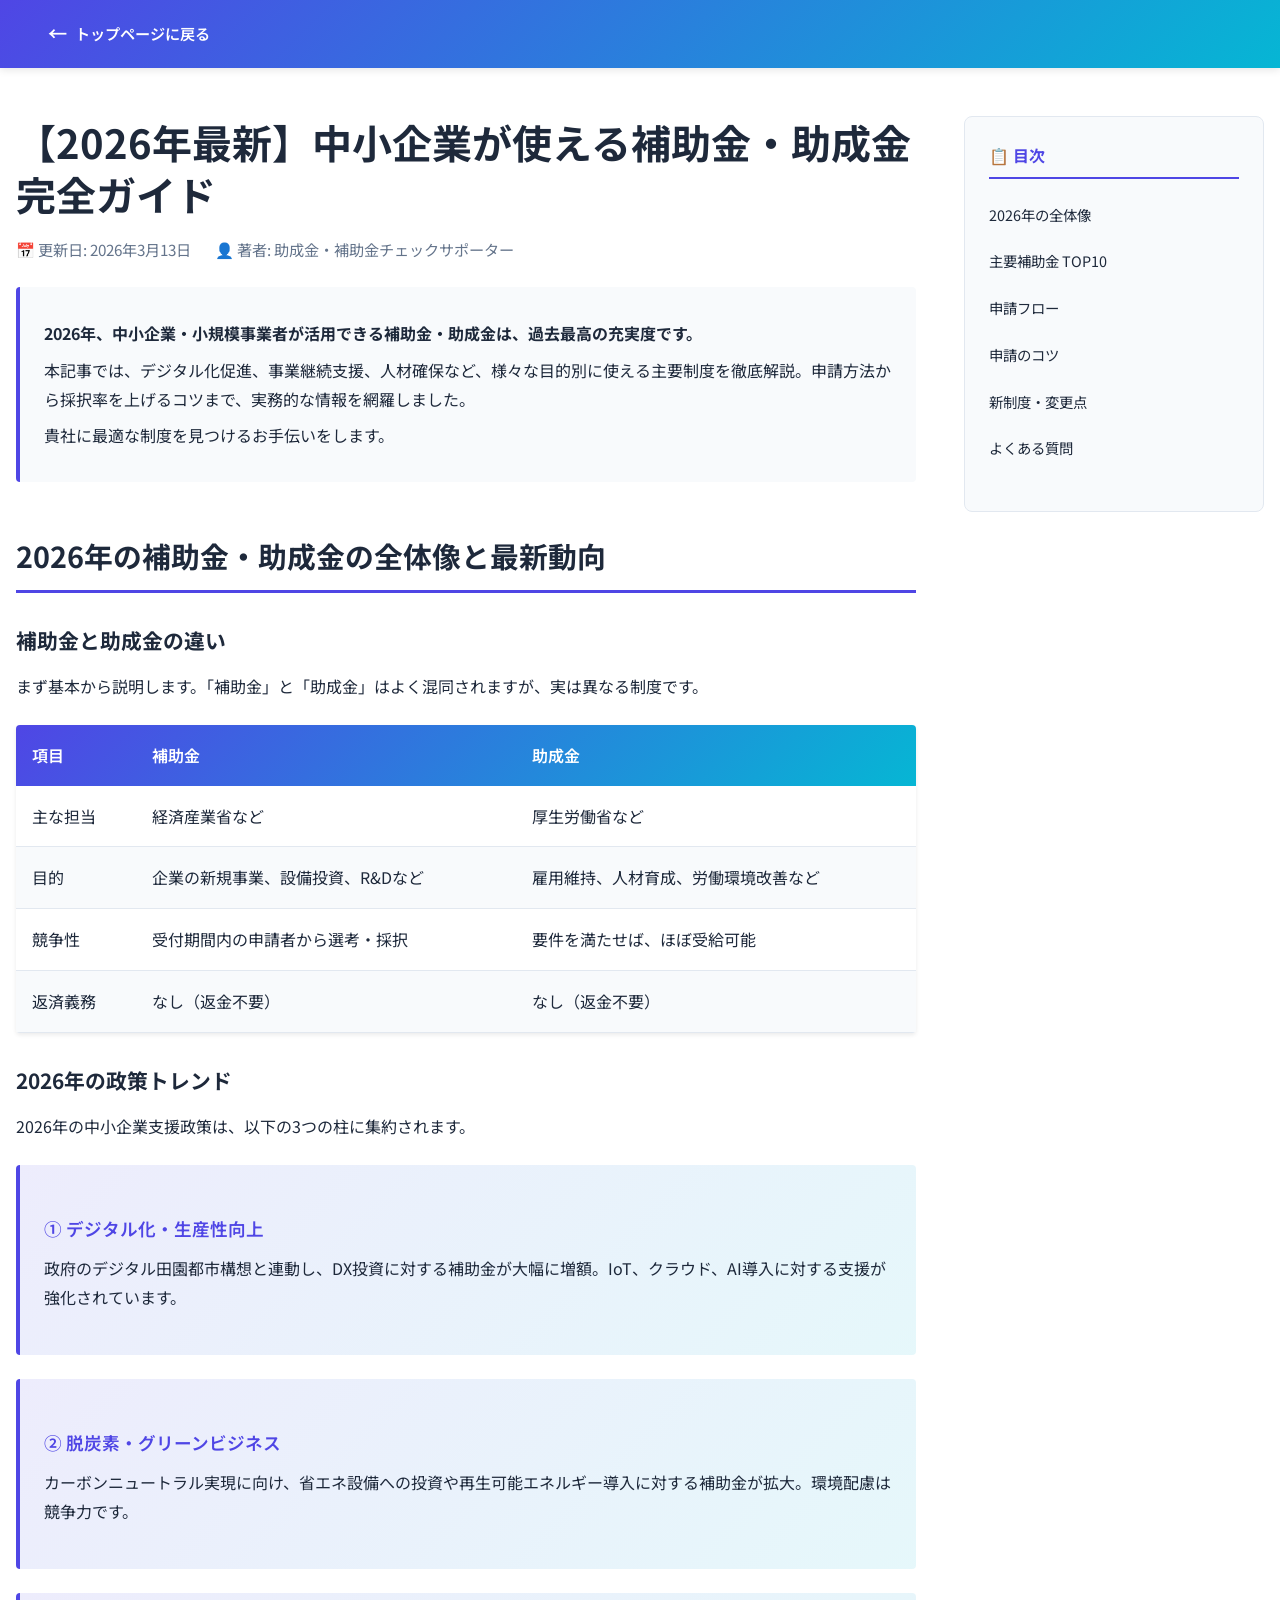
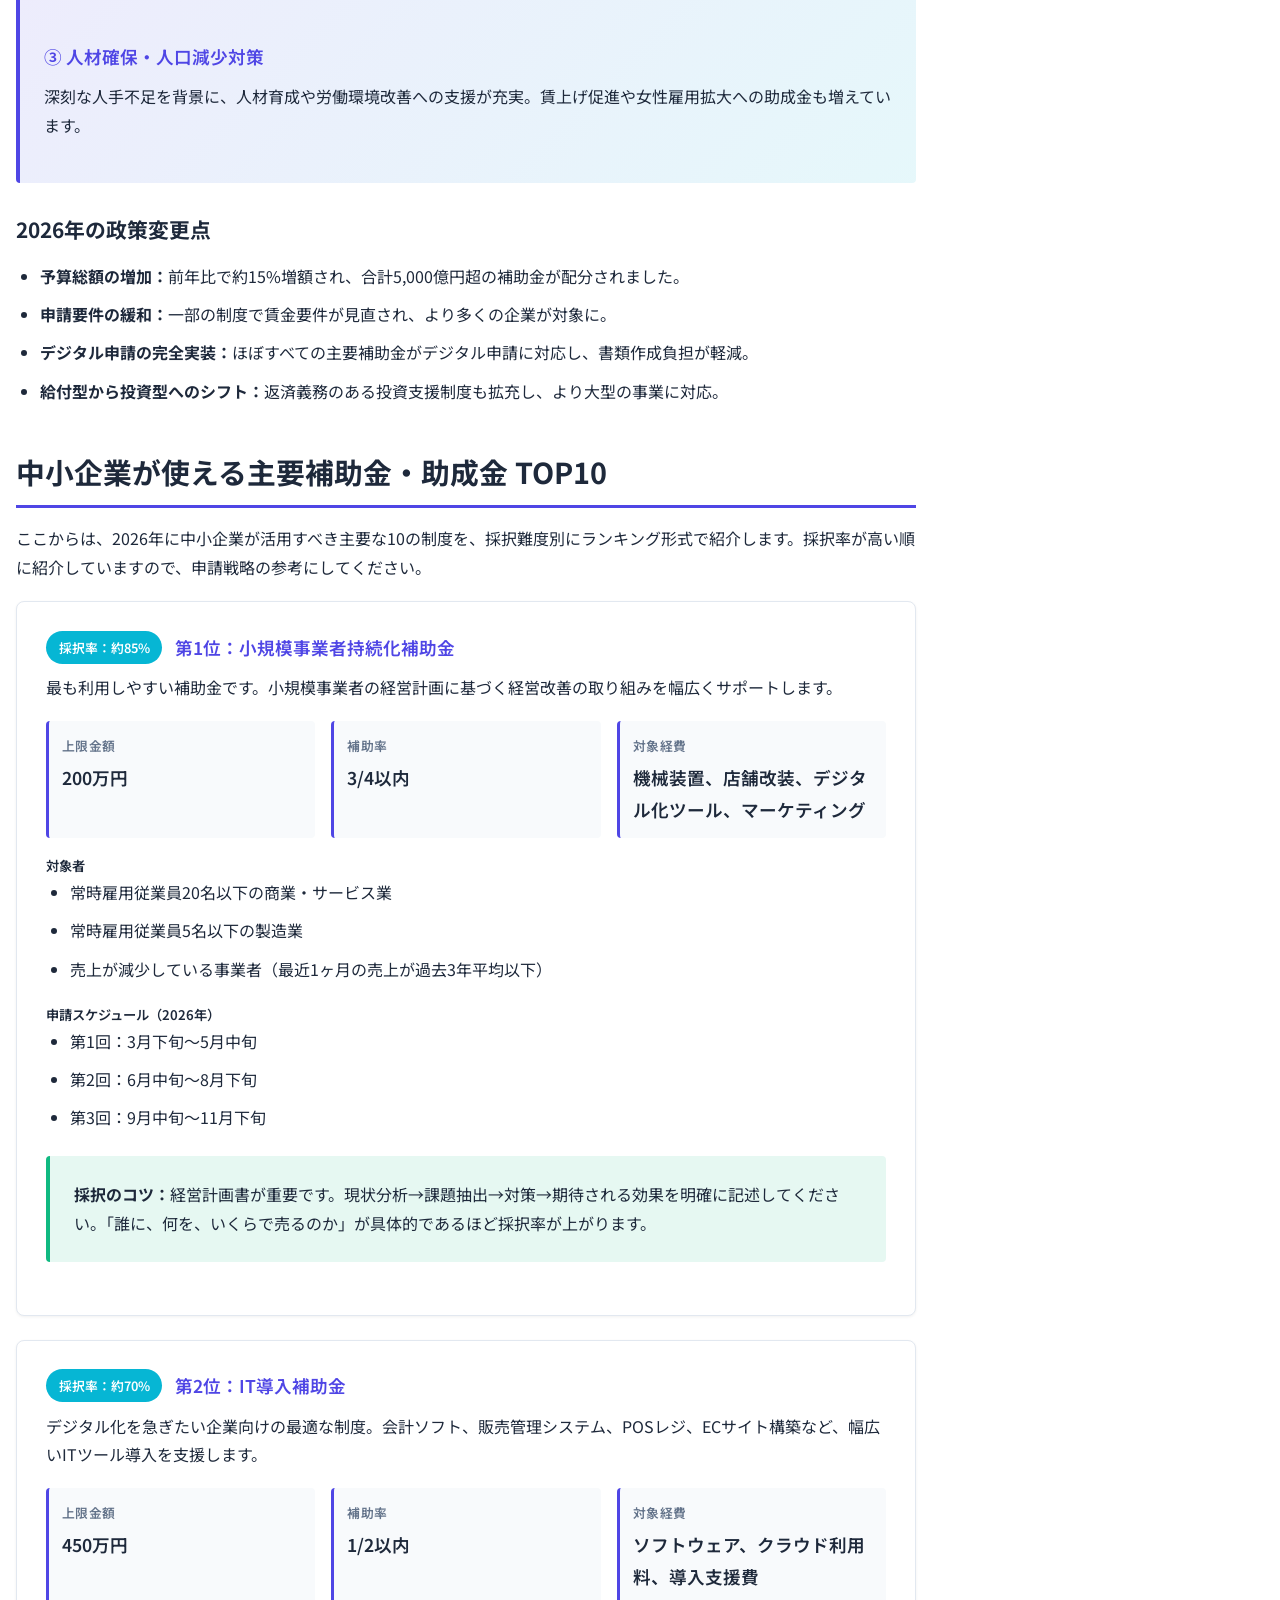
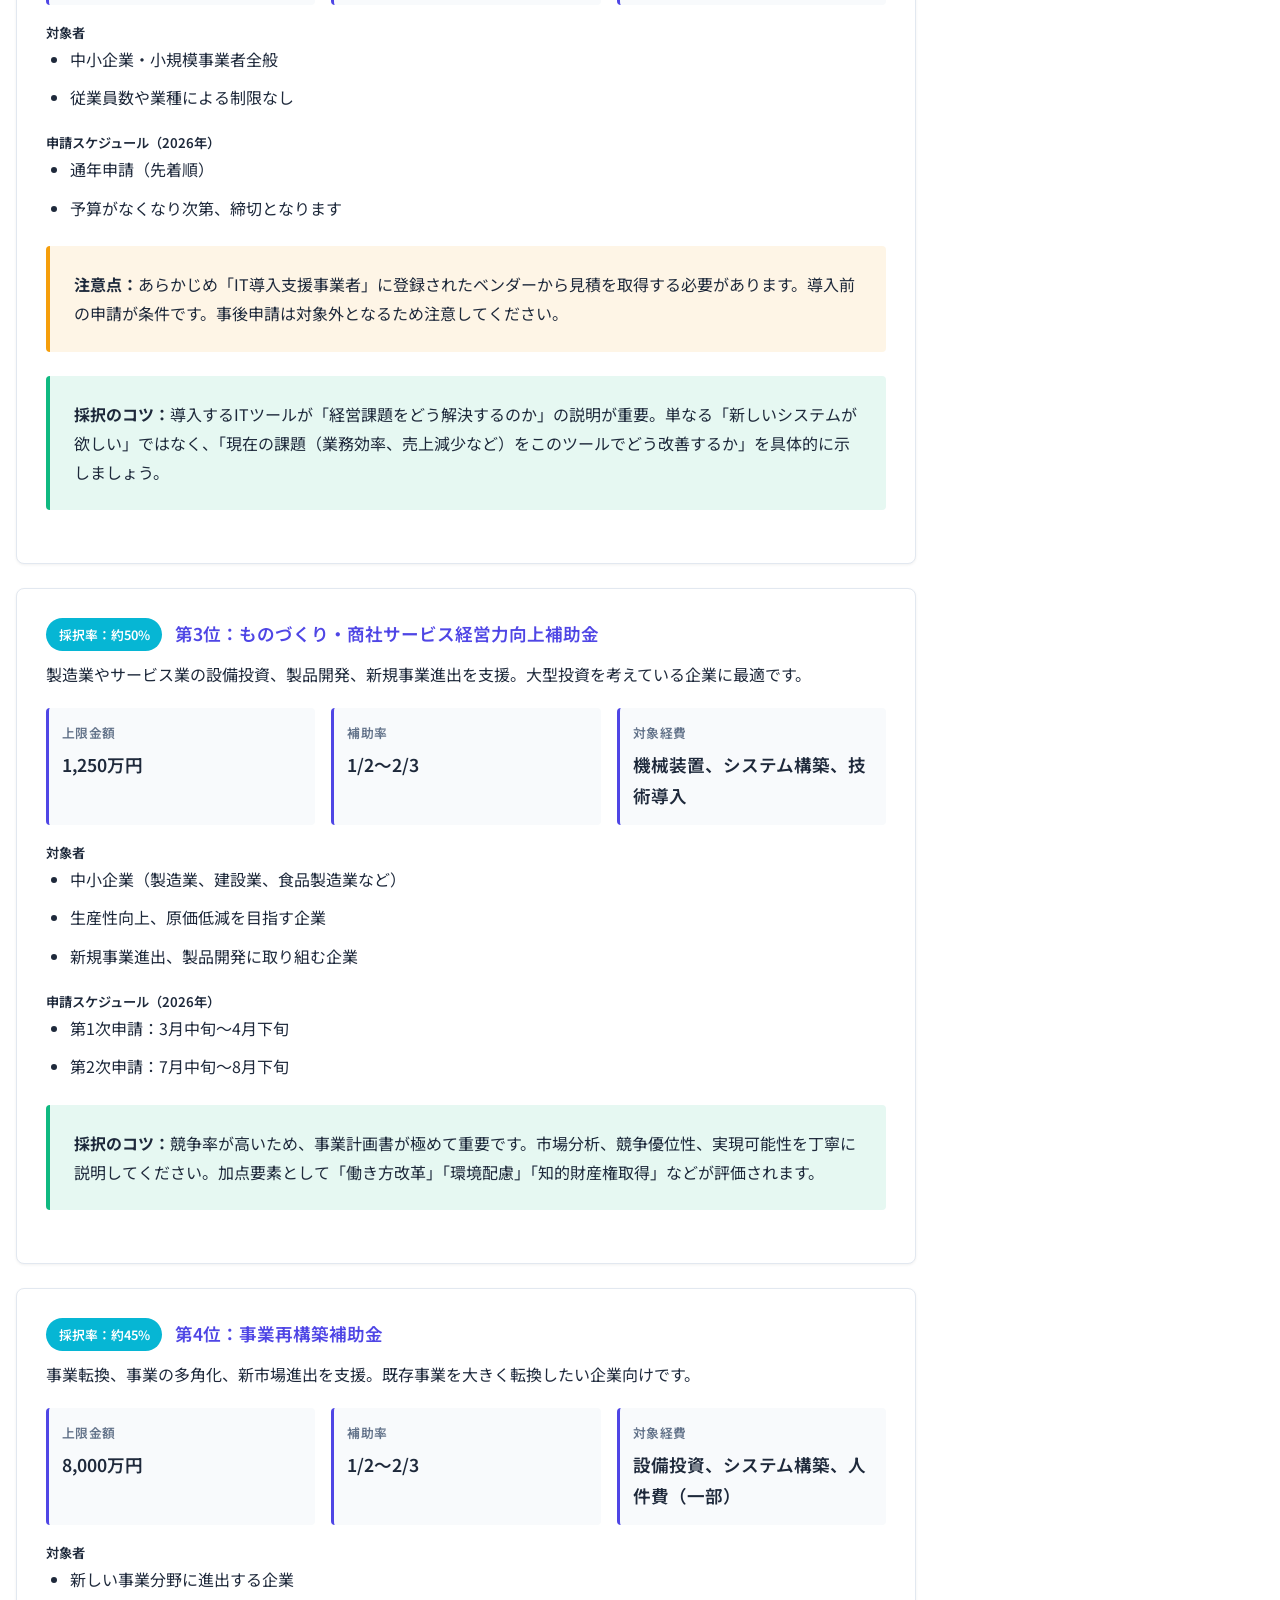
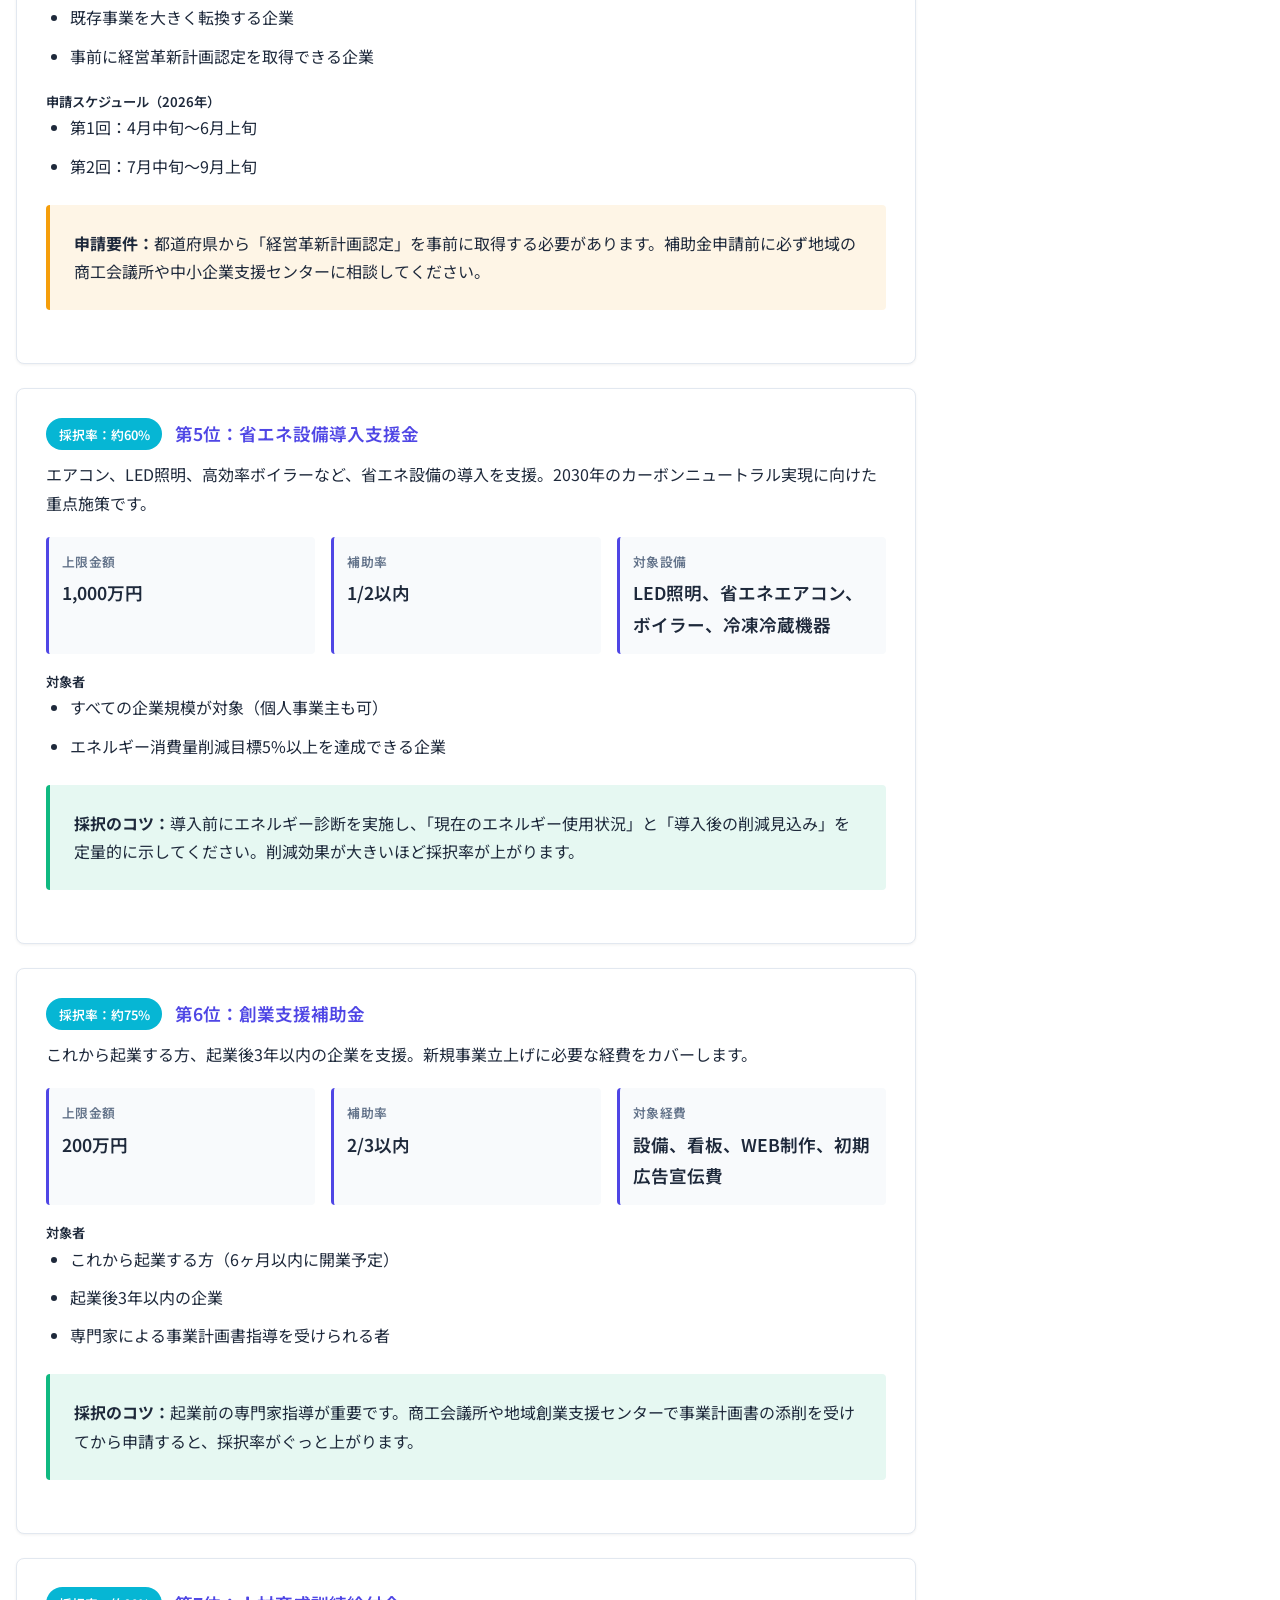
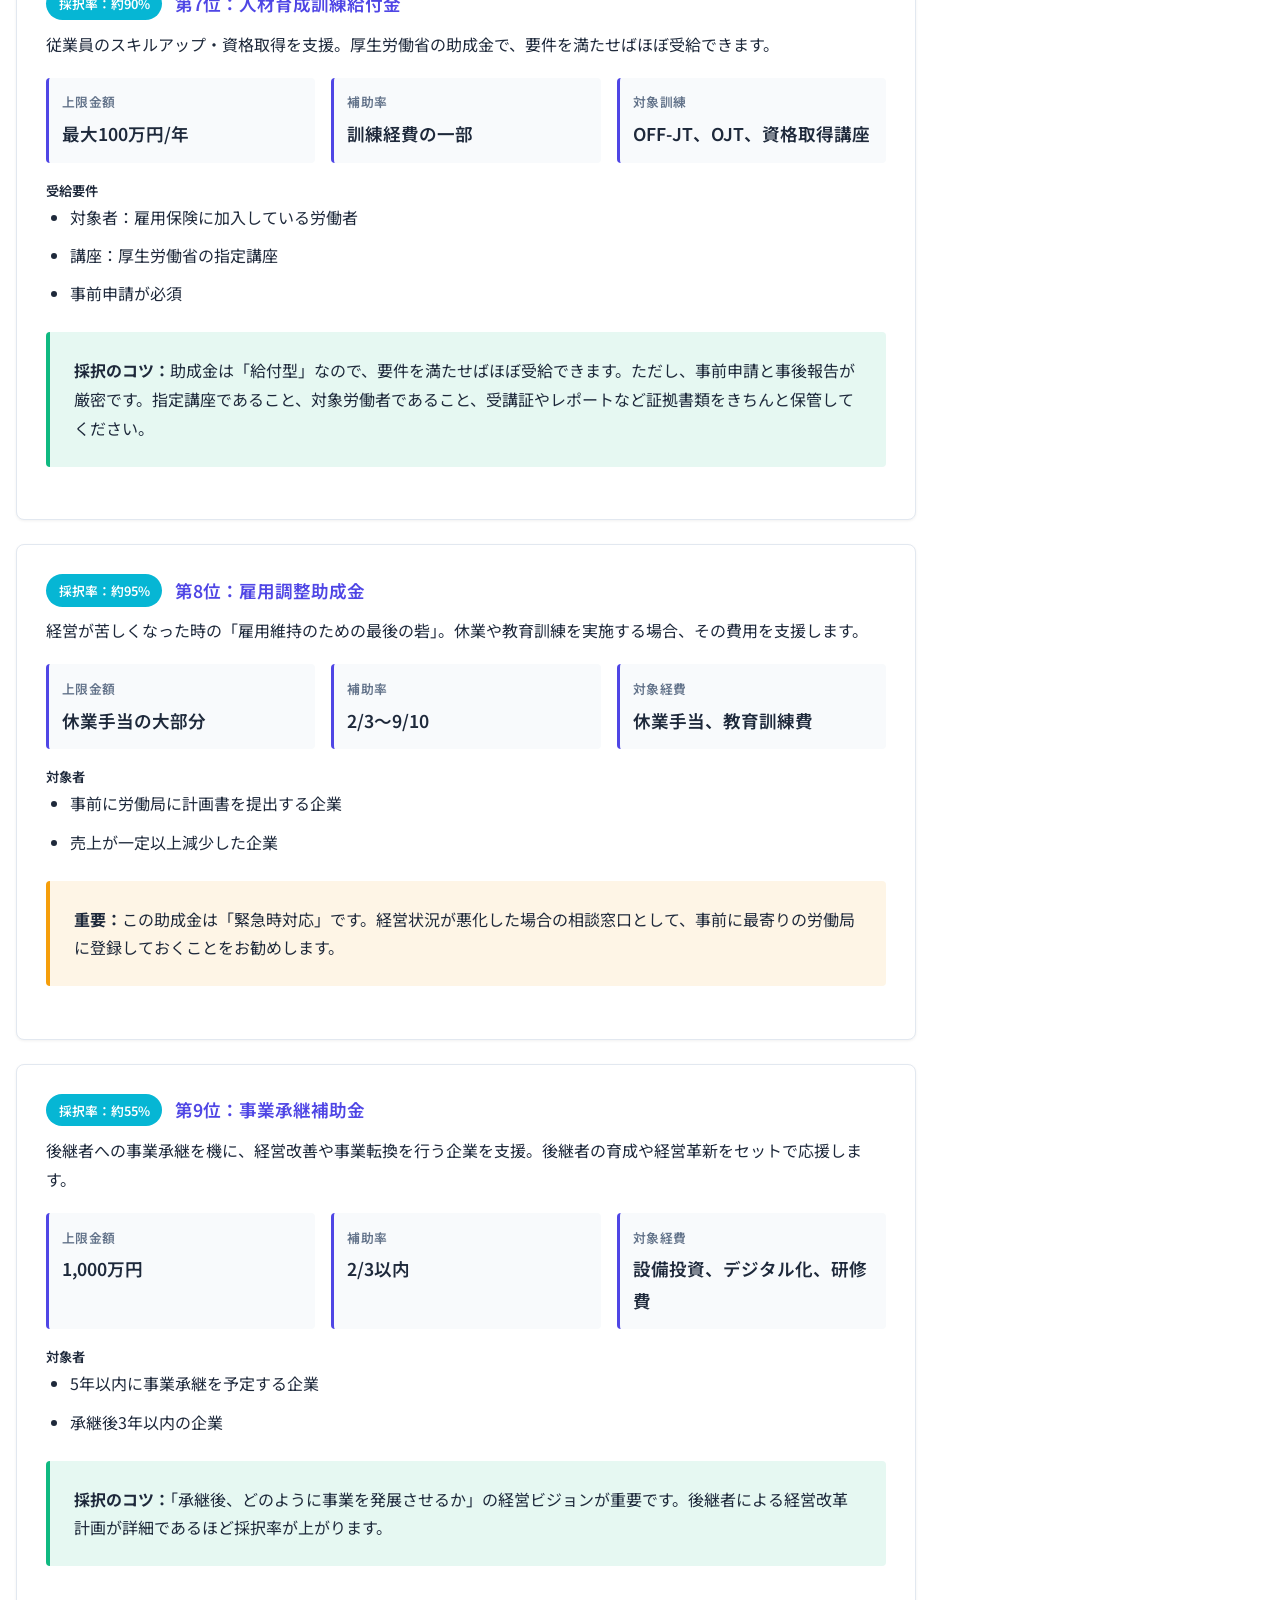
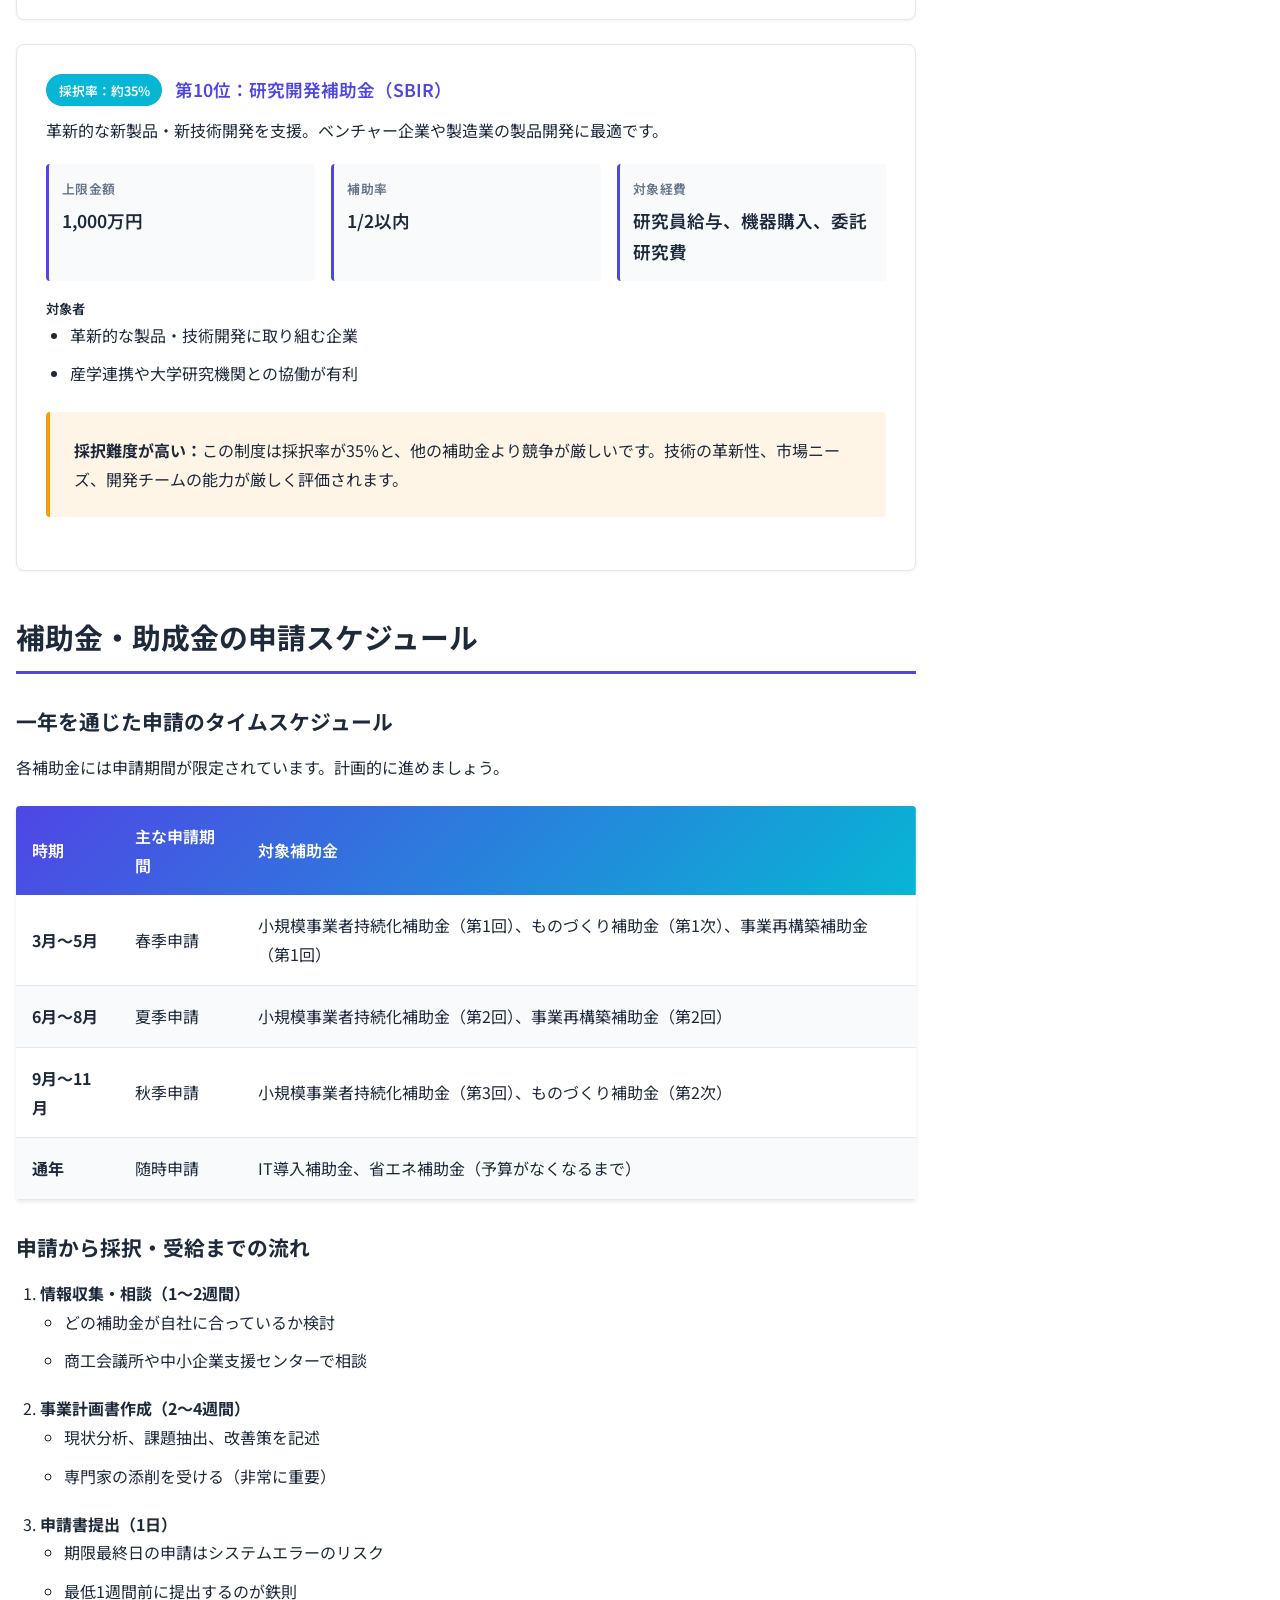
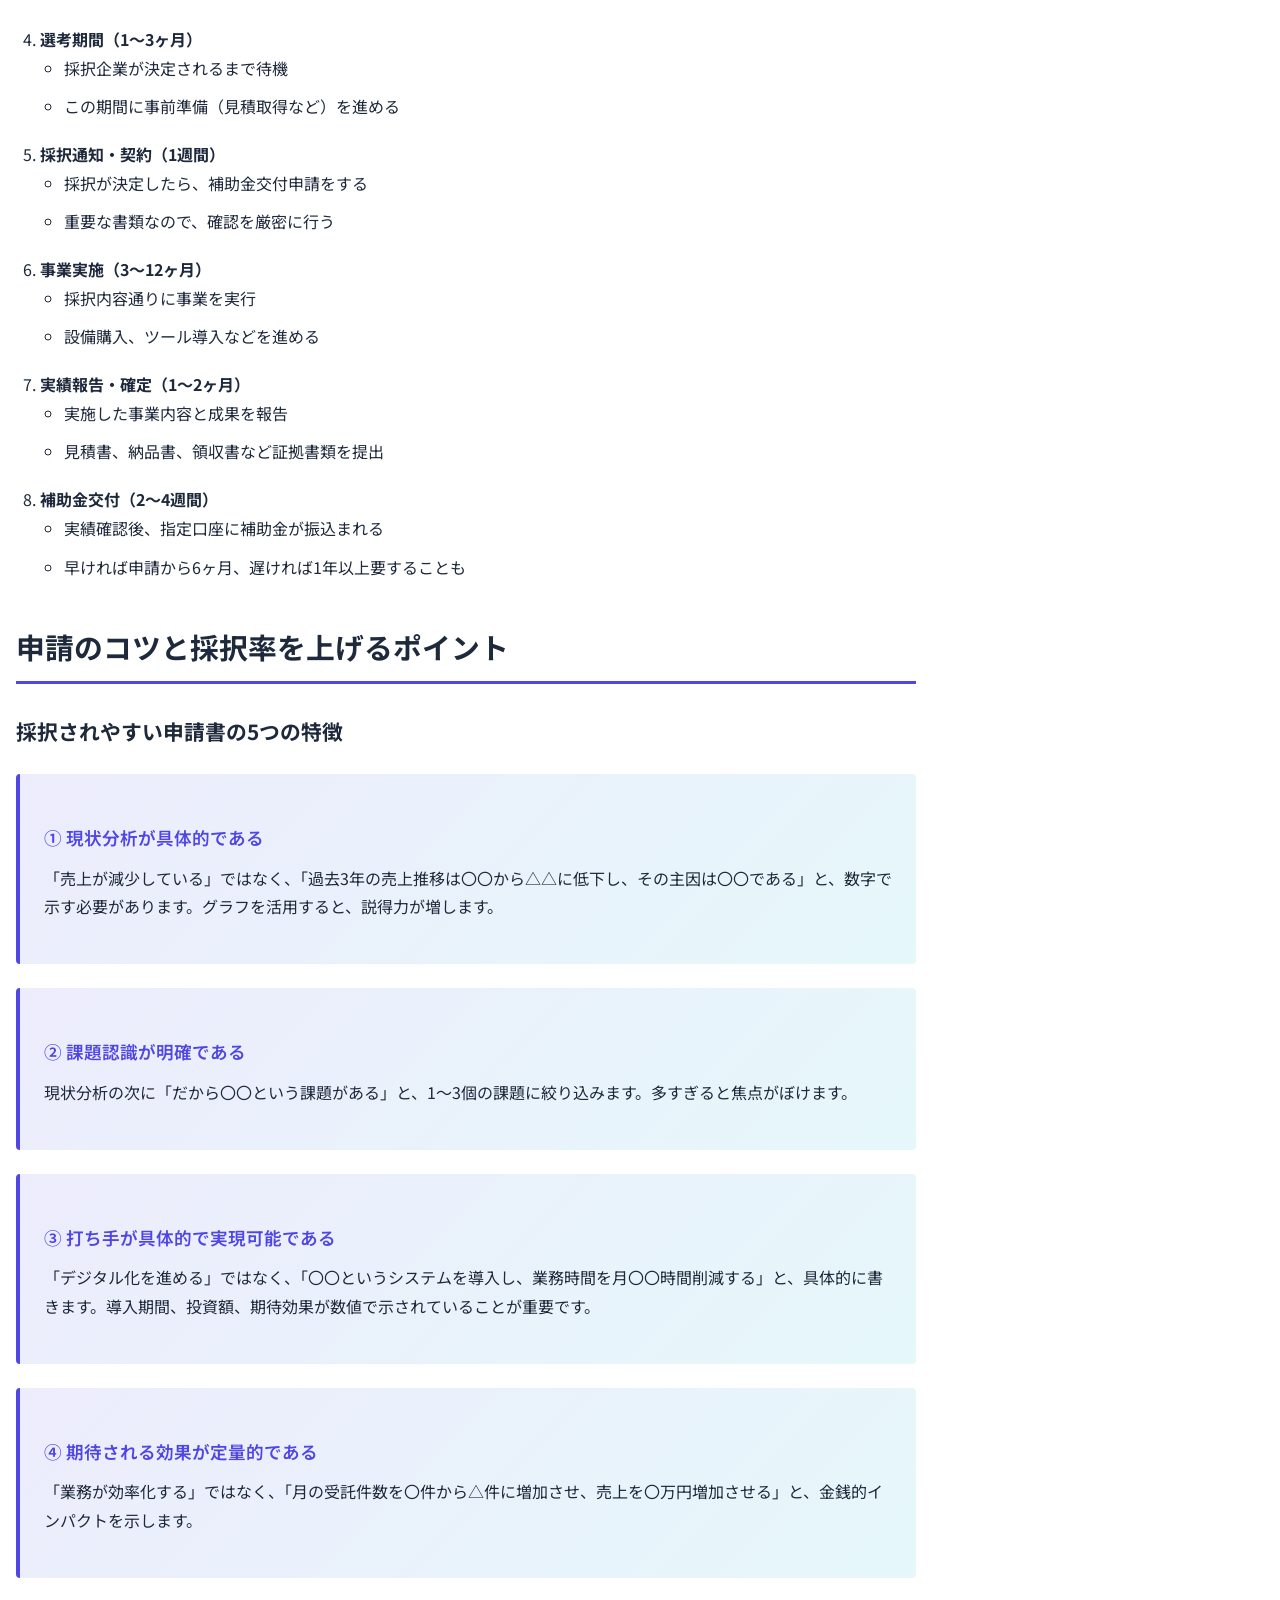
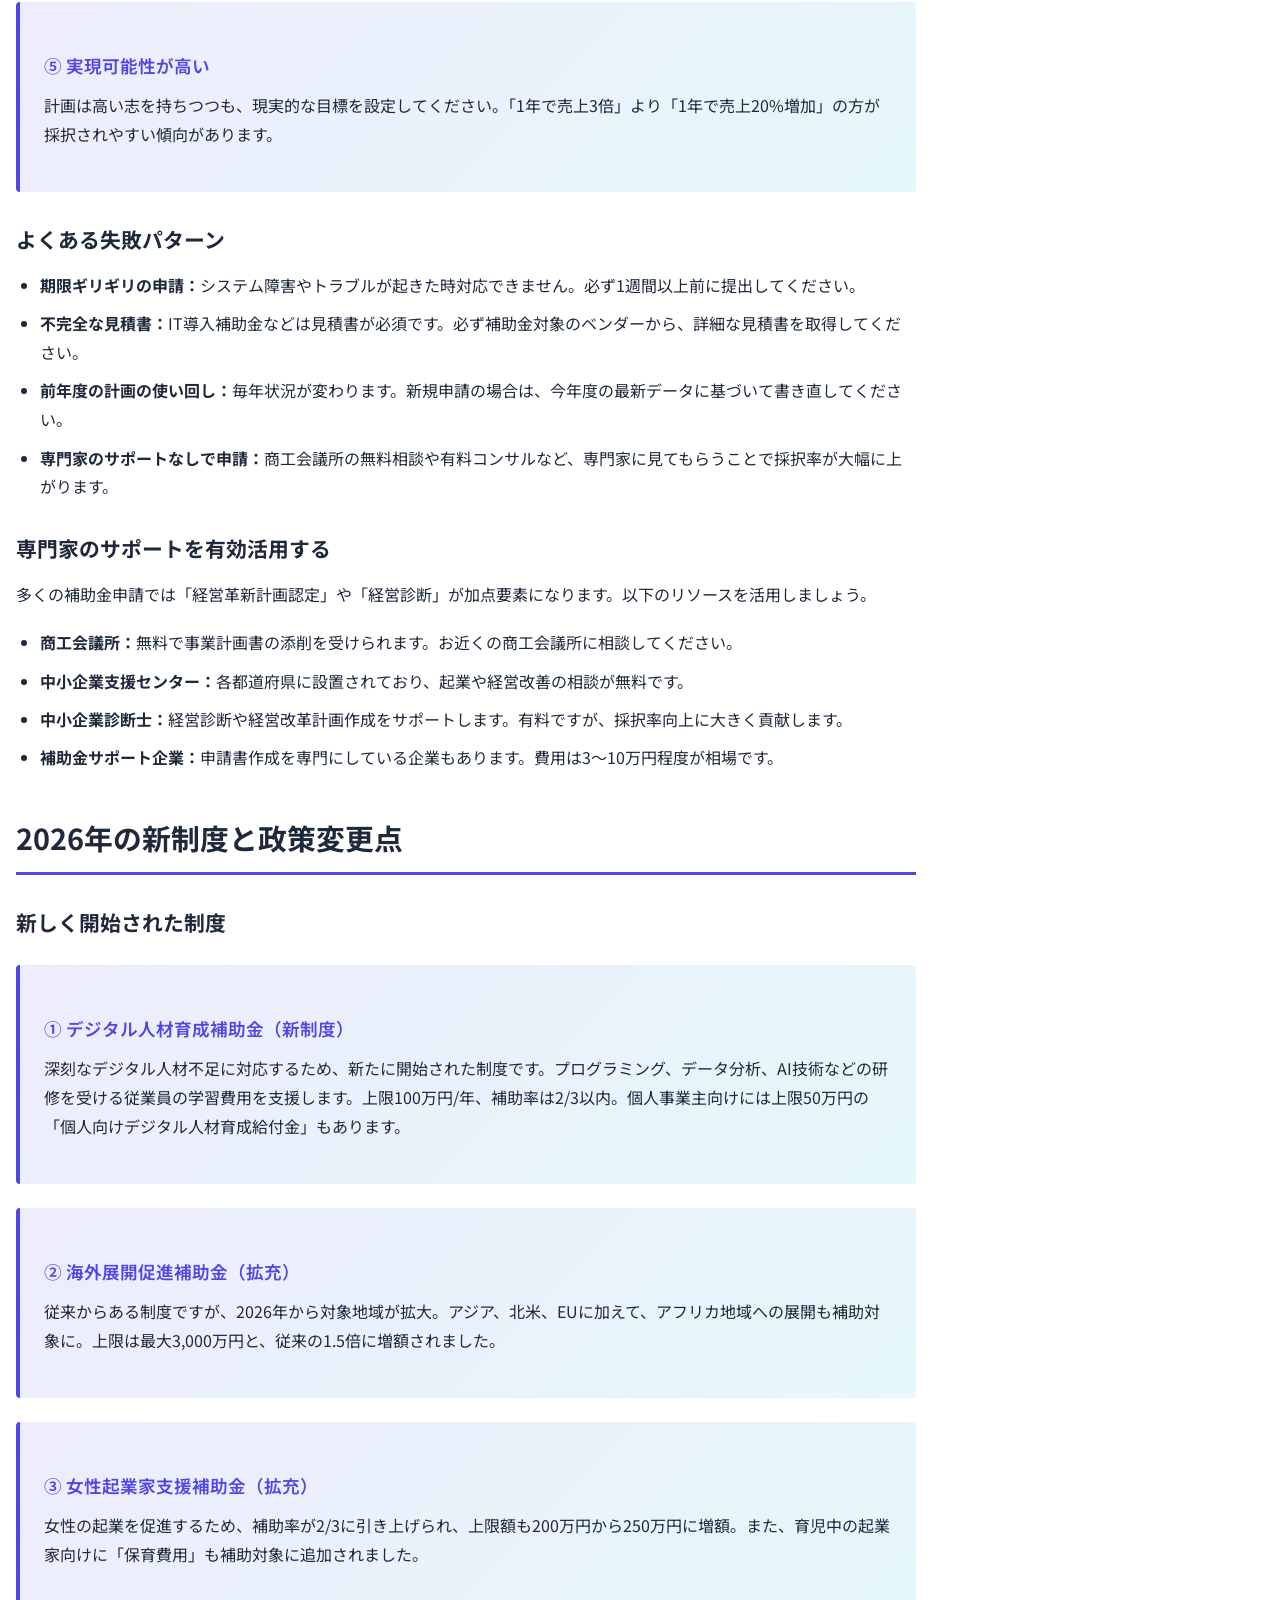
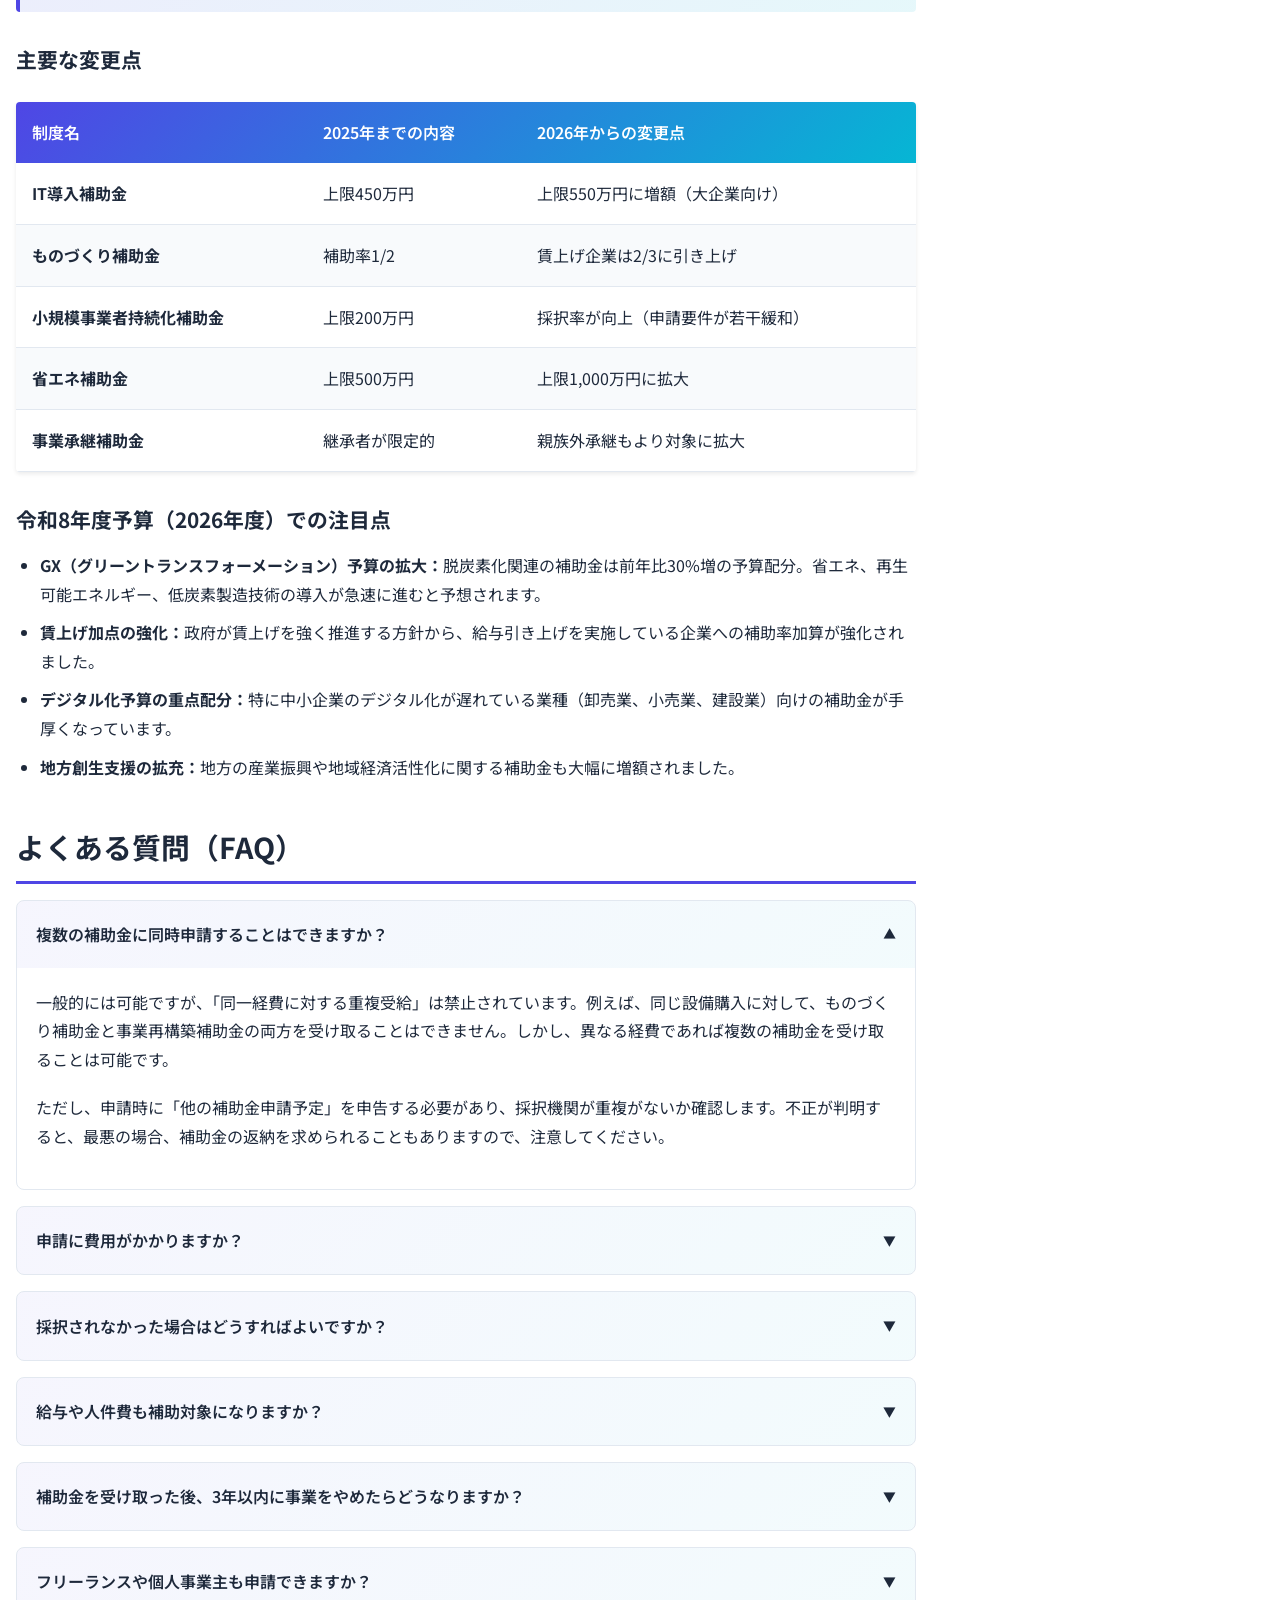
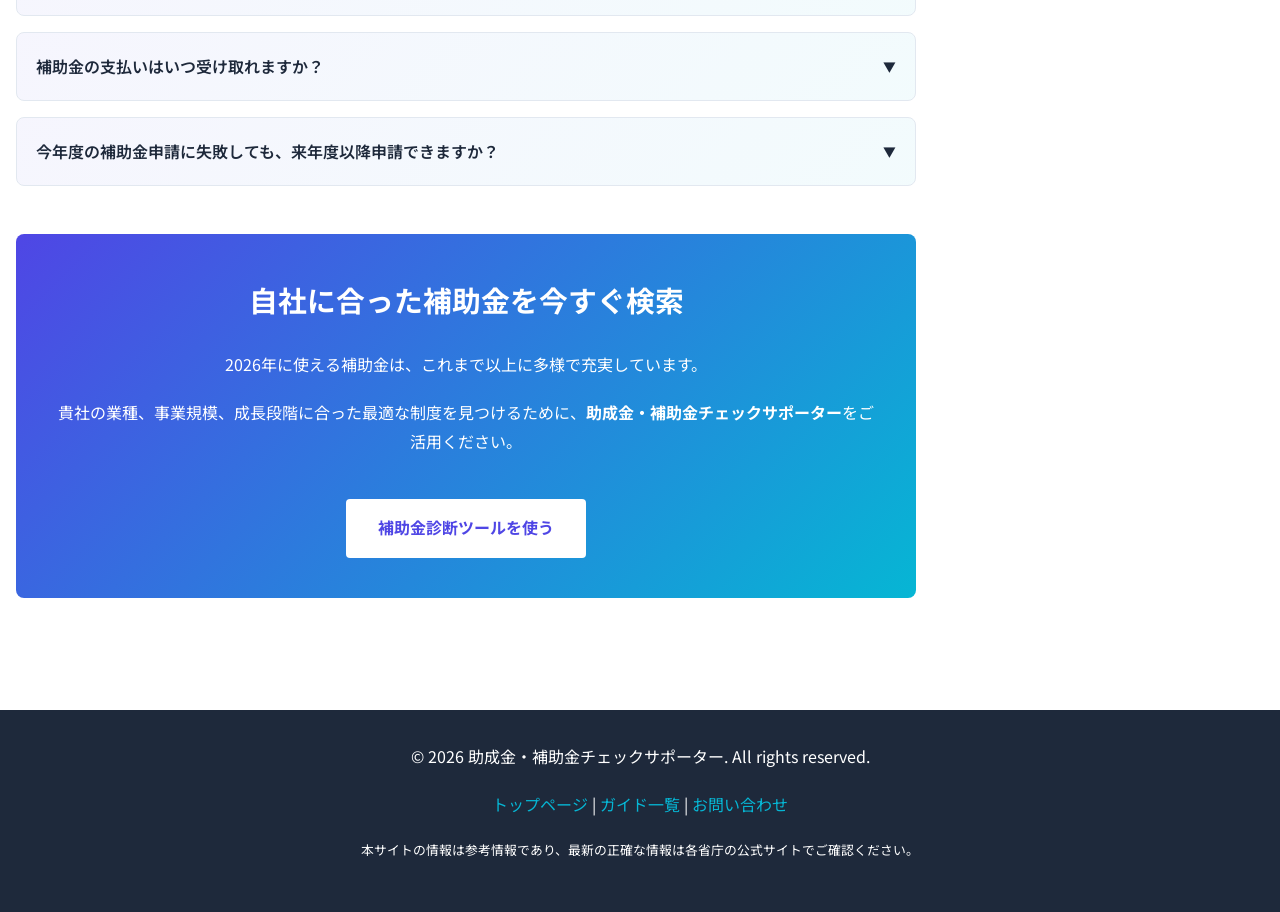
<file: web/guides/sme-subsidy-2026.html>
<!DOCTYPE html>
<html lang="ja">
<head>
    <meta charset="UTF-8">
    <meta name="viewport" content="width=device-width, initial-scale=1.0">
    <meta name="description" content="2026年最新版。中小企業・小規模事業者が活用できる補助金・助成金を完全解説。ものづくり補助金、IT導入補助金、事業再構築補助金など主要制度の申請方法、上限金額、補助率を詳しく説明します。">
    <meta name="keywords" content="中小企業 補助金 2026, 中小企業 助成金 一覧, 補助金 申請 2026, 小規模事業者 補助金, ものづくり補助金, IT導入補助金, 事業再構築補助金">
    <meta name="author" content="助成金・補助金チェックサポーター">
    <meta name="robots" content="index, follow">
    <meta property="og:title" content="【2026年最新】中小企業が使える補助金・助成金 完全ガイド｜助成金・補助金チェックサポーター">
    <meta property="og:description" content="中小企業・小規模事業者が活用できる補助金・助成金を完全解説。2026年の最新制度、申請方法、採択率を上げるコツを紹介します。">
    <meta property="og:type" content="article">
    <meta property="og:locale" content="ja_JP">
    <title>【2026年最新】中小企業が使える補助金・助成金 完全ガイド｜助成金・補助金チェックサポーター</title>

    <link href="https://fonts.googleapis.com/css2?family=Noto+Sans+JP:wght@400;500;600;700&display=swap" rel="stylesheet">

    <script type="application/ld+json">
    {
        "@context": "https://schema.org",
        "@type": "Article",
        "headline": "【2026年最新】中小企業が使える補助金・助成金 完全ガイド｜助成金・補助金チェックサポーター",
        "description": "2026年の中小企業向け補助金・助成金の完全ガイド。主要制度の解説、申請方法、採択率を上げるコツを詳しく説明します。",
        "image": "https://hojokin-jp.example.com/og-image.jpg",
        "datePublished": "2026-03-13",
        "dateModified": "2026-03-13",
        "author": {
            "@type": "Organization",
            "name": "助成金・補助金チェックサポーター"
        },
        "publisher": {
            "@type": "Organization",
            "name": "助成金・補助金チェックサポーター",
            "logo": {
                "@type": "ImageObject",
                "url": "https://hojokin-jp.example.com/logo.png"
            }
        }
    }
    </script>

    <style>
        :root {
            --primary: #4f46e5;
            --accent: #06b6d4;
            --bg: #f8fafc;
            --text: #1e293b;
            --border: #e2e8f0;
            --success: #10b981;
            --warning: #f59e0b;
        }

        * {
            margin: 0;
            padding: 0;
            box-sizing: border-box;
        }

        body {
            font-family: 'Noto Sans JP', sans-serif;
            color: var(--text);
            background-color: #ffffff;
            line-height: 1.8;
        }

        /* Navbar */
        nav {
            background: linear-gradient(135deg, var(--primary) 0%, var(--accent) 100%);
            padding: 1rem 2rem;
            position: sticky;
            top: 0;
            z-index: 100;
            box-shadow: 0 2px 8px rgba(0, 0, 0, 0.1);
        }

        nav a {
            color: white;
            text-decoration: none;
            font-weight: 600;
            font-size: 0.95rem;
            transition: opacity 0.3s ease;
        }

        nav a:hover {
            opacity: 0.8;
        }

        .nav-home {
            display: inline-flex;
            align-items: center;
            gap: 0.5rem;
        }

        .nav-home::before {
            content: "←";
            font-size: 1.2rem;
        }

        /* Layout */
        .container {
            max-width: 1400px;
            margin: 0 auto;
            padding: 0 1rem;
        }

        .article-wrapper {
            display: grid;
            grid-template-columns: 1fr 300px;
            gap: 3rem;
            margin: 3rem auto;
        }

        @media (max-width: 1024px) {
            .article-wrapper {
                grid-template-columns: 1fr;
            }

            .toc-sidebar {
                display: none;
            }
        }

        /* Header */
        .article-header {
            margin-bottom: 3rem;
        }

        .article-header h1 {
            font-size: 2.5rem;
            margin-bottom: 1rem;
            color: var(--text);
            line-height: 1.3;
        }

        .article-meta {
            display: flex;
            gap: 1.5rem;
            flex-wrap: wrap;
            font-size: 0.95rem;
            color: #64748b;
            margin-bottom: 1.5rem;
        }

        .article-meta span {
            display: flex;
            align-items: center;
            gap: 0.5rem;
        }

        .article-summary {
            background: var(--bg);
            border-left: 4px solid var(--primary);
            padding: 1.5rem;
            margin-bottom: 2rem;
            border-radius: 4px;
        }

        .article-summary p {
            margin: 0.5rem 0;
            font-size: 1rem;
        }

        /* Main content */
        main {
            flex: 1;
        }

        h2 {
            font-size: 1.8rem;
            margin: 2.5rem 0 1rem 0;
            color: var(--text);
            border-bottom: 3px solid var(--primary);
            padding-bottom: 0.5rem;
        }

        h3 {
            font-size: 1.3rem;
            margin: 1.8rem 0 0.8rem 0;
            color: var(--text);
        }

        h4 {
            font-size: 1.1rem;
            margin: 1.5rem 0 0.6rem 0;
            color: var(--primary);
            font-weight: 600;
        }

        p {
            margin-bottom: 1.2rem;
            font-size: 1rem;
        }

        a {
            color: var(--primary);
            text-decoration: none;
            border-bottom: 1px solid transparent;
            transition: border-color 0.3s ease;
        }

        a:hover {
            border-bottom-color: var(--primary);
        }

        /* Tables */
        table {
            width: 100%;
            border-collapse: collapse;
            margin: 1.5rem 0;
            box-shadow: 0 2px 4px rgba(0, 0, 0, 0.08);
            border-radius: 4px;
            overflow: hidden;
        }

        thead {
            background: linear-gradient(135deg, var(--primary) 0%, var(--accent) 100%);
            color: white;
        }

        th {
            padding: 1rem;
            text-align: left;
            font-weight: 600;
        }

        td {
            padding: 1rem;
            border-bottom: 1px solid var(--border);
        }

        tbody tr:nth-child(even) {
            background-color: var(--bg);
        }

        tbody tr:hover {
            background-color: rgba(79, 70, 229, 0.05);
        }

        /* Subsidy cards */
        .subsidy-card {
            background: white;
            border: 1px solid var(--border);
            border-radius: 8px;
            padding: 1.8rem;
            margin-bottom: 1.5rem;
            transition: all 0.3s ease;
            box-shadow: 0 1px 3px rgba(0, 0, 0, 0.06);
        }

        .subsidy-card:hover {
            box-shadow: 0 8px 16px rgba(0, 0, 0, 0.12);
            transform: translateY(-2px);
        }

        .subsidy-card h4 {
            margin-top: 0;
            display: flex;
            align-items: center;
            gap: 0.8rem;
        }

        .subsidy-badge {
            display: inline-block;
            background: var(--accent);
            color: white;
            padding: 0.3rem 0.8rem;
            border-radius: 20px;
            font-size: 0.8rem;
            font-weight: 600;
        }

        .subsidy-spec {
            display: grid;
            grid-template-columns: repeat(auto-fit, minmax(150px, 1fr));
            gap: 1rem;
            margin-top: 1rem;
        }

        .spec-item {
            background: var(--bg);
            padding: 0.8rem;
            border-radius: 4px;
            border-left: 3px solid var(--primary);
        }

        .spec-label {
            font-size: 0.8rem;
            color: #64748b;
            font-weight: 600;
            text-transform: uppercase;
            letter-spacing: 0.5px;
        }

        .spec-value {
            font-size: 1.1rem;
            font-weight: 600;
            color: var(--text);
            margin-top: 0.3rem;
        }

        /* Lists */
        ul, ol {
            margin-left: 1.5rem;
            margin-bottom: 1.2rem;
        }

        li {
            margin-bottom: 0.6rem;
        }

        /* Highlights */
        .highlight-box {
            background: linear-gradient(135deg, rgba(79, 70, 229, 0.1) 0%, rgba(6, 182, 212, 0.1) 100%);
            border-left: 4px solid var(--primary);
            padding: 1.5rem;
            margin: 1.5rem 0;
            border-radius: 4px;
        }

        .highlight-box strong {
            color: var(--primary);
        }

        .warning-box {
            background: rgba(245, 158, 11, 0.1);
            border-left: 4px solid var(--warning);
            padding: 1.5rem;
            margin: 1.5rem 0;
            border-radius: 4px;
        }

        .success-box {
            background: rgba(16, 185, 129, 0.1);
            border-left: 4px solid var(--success);
            padding: 1.5rem;
            margin: 1.5rem 0;
            border-radius: 4px;
        }

        /* Sidebar TOC */
        .toc-sidebar {
            position: sticky;
            top: 80px;
            height: fit-content;
            background: var(--bg);
            border: 1px solid var(--border);
            border-radius: 8px;
            padding: 1.5rem;
        }

        .toc-sidebar h3 {
            margin-top: 0;
            font-size: 1rem;
            margin-bottom: 1rem;
            color: var(--primary);
            border-bottom: 2px solid var(--primary);
            padding-bottom: 0.5rem;
        }

        .toc-sidebar ul {
            list-style: none;
            margin-left: 0;
        }

        .toc-sidebar li {
            margin-bottom: 0.5rem;
        }

        .toc-sidebar a {
            display: block;
            padding: 0.4rem 0;
            font-size: 0.9rem;
            color: var(--text);
            border-bottom: none;
            transition: all 0.3s ease;
        }

        .toc-sidebar a:hover {
            color: var(--primary);
            padding-left: 0.5rem;
        }

        /* FAQ */
        .faq-item {
            background: white;
            border: 1px solid var(--border);
            border-radius: 8px;
            margin-bottom: 1rem;
            overflow: hidden;
        }

        .faq-question {
            background: linear-gradient(135deg, rgba(79, 70, 229, 0.05) 0%, rgba(6, 182, 212, 0.05) 100%);
            padding: 1.2rem;
            cursor: pointer;
            font-weight: 600;
            display: flex;
            justify-content: space-between;
            align-items: center;
            transition: background 0.3s ease;
        }

        .faq-question:hover {
            background: linear-gradient(135deg, rgba(79, 70, 229, 0.1) 0%, rgba(6, 182, 212, 0.1) 100%);
        }

        .faq-question::after {
            content: "▼";
            font-size: 0.8rem;
            transition: transform 0.3s ease;
        }

        .faq-item.active .faq-question::after {
            transform: rotate(180deg);
        }

        .faq-answer {
            padding: 0 1.2rem;
            max-height: 0;
            overflow: hidden;
            transition: all 0.3s ease;
        }

        .faq-item.active .faq-answer {
            padding: 1.2rem;
            max-height: 500px;
        }

        /* CTA */
        .cta-section {
            background: linear-gradient(135deg, var(--primary) 0%, var(--accent) 100%);
            color: white;
            padding: 2.5rem;
            border-radius: 8px;
            text-align: center;
            margin: 3rem 0;
        }

        .cta-section h2 {
            color: white;
            border: none;
            margin-top: 0;
        }

        .cta-button {
            display: inline-block;
            background: white;
            color: var(--primary);
            padding: 0.9rem 2rem;
            border-radius: 4px;
            font-weight: 700;
            margin-top: 1.5rem;
            transition: all 0.3s ease;
            text-decoration: none;
        }

        .cta-button:hover {
            transform: translateY(-2px);
            box-shadow: 0 8px 16px rgba(0, 0, 0, 0.2);
        }

        /* Footer */
        footer {
            background: var(--text);
            color: white;
            padding: 2rem;
            margin-top: 4rem;
            text-align: center;
            font-size: 0.9rem;
        }

        footer a {
            color: var(--accent);
        }

        /* Responsive */
        @media (max-width: 768px) {
            .article-header h1 {
                font-size: 1.8rem;
            }

            .subsidy-spec {
                grid-template-columns: repeat(2, 1fr);
            }

            h2 {
                font-size: 1.5rem;
            }
        }
    </style>
</head>
<body>
    <!-- Navbar -->
    <nav>
        <div class="container">
            <a href="../index.html" class="nav-home">トップページに戻る</a>
        </div>
    </nav>

    <!-- Main Content -->
    <div class="container">
        <div class="article-wrapper">
            <!-- Article -->
            <article>
                <!-- Header -->
                <div class="article-header">
                    <h1>【2026年最新】中小企業が使える補助金・助成金 完全ガイド</h1>
                    <div class="article-meta">
                        <span>📅 更新日: 2026年3月13日</span>
                        <span>👤 著者: 助成金・補助金チェックサポーター</span>
                    </div>
                    <div class="article-summary">
                        <p><strong>2026年、中小企業・小規模事業者が活用できる補助金・助成金は、過去最高の充実度です。</strong></p>
                        <p>本記事では、デジタル化促進、事業継続支援、人材確保など、様々な目的別に使える主要制度を徹底解説。申請方法から採択率を上げるコツまで、実務的な情報を網羅しました。</p>
                        <p>貴社に最適な制度を見つけるお手伝いをします。</p>
                    </div>
                </div>

                <!-- 1. 2026年の補助金・助成金の全体像 -->
                <section id="overview">
                    <h2>2026年の補助金・助成金の全体像と最新動向</h2>

                    <h3>補助金と助成金の違い</h3>
                    <p>まず基本から説明します。「補助金」と「助成金」はよく混同されますが、実は異なる制度です。</p>

                    <table>
                        <thead>
                            <tr>
                                <th>項目</th>
                                <th>補助金</th>
                                <th>助成金</th>
                            </tr>
                        </thead>
                        <tbody>
                            <tr>
                                <td>主な担当</td>
                                <td>経済産業省など</td>
                                <td>厚生労働省など</td>
                            </tr>
                            <tr>
                                <td>目的</td>
                                <td>企業の新規事業、設備投資、R&Dなど</td>
                                <td>雇用維持、人材育成、労働環境改善など</td>
                            </tr>
                            <tr>
                                <td>競争性</td>
                                <td>受付期間内の申請者から選考・採択</td>
                                <td>要件を満たせば、ほぼ受給可能</td>
                            </tr>
                            <tr>
                                <td>返済義務</td>
                                <td>なし（返金不要）</td>
                                <td>なし（返金不要）</td>
                            </tr>
                        </tbody>
                    </table>

                    <h3>2026年の政策トレンド</h3>
                    <p>2026年の中小企業支援政策は、以下の3つの柱に集約されます。</p>

                    <div class="highlight-box">
                        <h4>① デジタル化・生産性向上</h4>
                        <p>政府のデジタル田園都市構想と連動し、DX投資に対する補助金が大幅に増額。IoT、クラウド、AI導入に対する支援が強化されています。</p>
                    </div>

                    <div class="highlight-box">
                        <h4>② 脱炭素・グリーンビジネス</h4>
                        <p>カーボンニュートラル実現に向け、省エネ設備への投資や再生可能エネルギー導入に対する補助金が拡大。環境配慮は競争力です。</p>
                    </div>

                    <div class="highlight-box">
                        <h4>③ 人材確保・人口減少対策</h4>
                        <p>深刻な人手不足を背景に、人材育成や労働環境改善への支援が充実。賃上げ促進や女性雇用拡大への助成金も増えています。</p>
                    </div>

                    <h3>2026年の政策変更点</h3>
                    <ul>
                        <li><strong>予算総額の増加：</strong>前年比で約15%増額され、合計5,000億円超の補助金が配分されました。</li>
                        <li><strong>申請要件の緩和：</strong>一部の制度で賃金要件が見直され、より多くの企業が対象に。</li>
                        <li><strong>デジタル申請の完全実装：</strong>ほぼすべての主要補助金がデジタル申請に対応し、書類作成負担が軽減。</li>
                        <li><strong>給付型から投資型へのシフト：</strong>返済義務のある投資支援制度も拡充し、より大型の事業に対応。</li>
                    </ul>
                </section>

                <!-- 2. 中小企業が使える主要補助金TOP10 -->
                <section id="top-subsidies">
                    <h2>中小企業が使える主要補助金・助成金 TOP10</h2>
                    <p>ここからは、2026年に中小企業が活用すべき主要な10の制度を、採択難度別にランキング形式で紹介します。採択率が高い順に紹介していますので、申請戦略の参考にしてください。</p>

                    <!-- 1. 小規模事業者持続化補助金 -->
                    <div class="subsidy-card">
                        <h4><span class="subsidy-badge">採択率：約85%</span> 第1位：小規模事業者持続化補助金</h4>
                        <p>最も利用しやすい補助金です。小規模事業者の経営計画に基づく経営改善の取り組みを幅広くサポートします。</p>

                        <div class="subsidy-spec">
                            <div class="spec-item">
                                <div class="spec-label">上限金額</div>
                                <div class="spec-value">200万円</div>
                            </div>
                            <div class="spec-item">
                                <div class="spec-label">補助率</div>
                                <div class="spec-value">3/4以内</div>
                            </div>
                            <div class="spec-item">
                                <div class="spec-label">対象経費</div>
                                <div class="spec-value">機械装置、店舗改装、デジタル化ツール、マーケティング</div>
                            </div>
                        </div>

                        <h5 style="margin-top: 1rem; font-weight: 600;">対象者</h5>
                        <ul>
                            <li>常時雇用従業員20名以下の商業・サービス業</li>
                            <li>常時雇用従業員5名以下の製造業</li>
                            <li>売上が減少している事業者（最近1ヶ月の売上が過去3年平均以下）</li>
                        </ul>

                        <h5 style="font-weight: 600;">申請スケジュール（2026年）</h5>
                        <ul>
                            <li>第1回：3月下旬～5月中旬</li>
                            <li>第2回：6月中旬～8月下旬</li>
                            <li>第3回：9月中旬～11月下旬</li>
                        </ul>

                        <div class="success-box">
                            <strong>採択のコツ：</strong>経営計画書が重要です。現状分析→課題抽出→対策→期待される効果を明確に記述してください。「誰に、何を、いくらで売るのか」が具体的であるほど採択率が上がります。
                        </div>
                    </div>

                    <!-- 2. IT導入補助金 -->
                    <div class="subsidy-card">
                        <h4><span class="subsidy-badge">採択率：約70%</span> 第2位：IT導入補助金</h4>
                        <p>デジタル化を急ぎたい企業向けの最適な制度。会計ソフト、販売管理システム、POSレジ、ECサイト構築など、幅広いITツール導入を支援します。</p>

                        <div class="subsidy-spec">
                            <div class="spec-item">
                                <div class="spec-label">上限金額</div>
                                <div class="spec-value">450万円</div>
                            </div>
                            <div class="spec-item">
                                <div class="spec-label">補助率</div>
                                <div class="spec-value">1/2以内</div>
                            </div>
                            <div class="spec-item">
                                <div class="spec-label">対象経費</div>
                                <div class="spec-value">ソフトウェア、クラウド利用料、導入支援費</div>
                            </div>
                        </div>

                        <h5 style="margin-top: 1rem; font-weight: 600;">対象者</h5>
                        <ul>
                            <li>中小企業・小規模事業者全般</li>
                            <li>従業員数や業種による制限なし</li>
                        </ul>

                        <h5 style="font-weight: 600;">申請スケジュール（2026年）</h5>
                        <ul>
                            <li>通年申請（先着順）</li>
                            <li>予算がなくなり次第、締切となります</li>
                        </ul>

                        <div class="warning-box">
                            <strong>注意点：</strong>あらかじめ「IT導入支援事業者」に登録されたベンダーから見積を取得する必要があります。導入前の申請が条件です。事後申請は対象外となるため注意してください。
                        </div>

                        <div class="success-box">
                            <strong>採択のコツ：</strong>導入するITツールが「経営課題をどう解決するのか」の説明が重要。単なる「新しいシステムが欲しい」ではなく、「現在の課題（業務効率、売上減少など）をこのツールでどう改善するか」を具体的に示しましょう。
                        </div>
                    </div>

                    <!-- 3. ものづくり補助金 -->
                    <div class="subsidy-card">
                        <h4><span class="subsidy-badge">採択率：約50%</span> 第3位：ものづくり・商社サービス経営力向上補助金</h4>
                        <p>製造業やサービス業の設備投資、製品開発、新規事業進出を支援。大型投資を考えている企業に最適です。</p>

                        <div class="subsidy-spec">
                            <div class="spec-item">
                                <div class="spec-label">上限金額</div>
                                <div class="spec-value">1,250万円</div>
                            </div>
                            <div class="spec-item">
                                <div class="spec-label">補助率</div>
                                <div class="spec-value">1/2～2/3</div>
                            </div>
                            <div class="spec-item">
                                <div class="spec-label">対象経費</div>
                                <div class="spec-value">機械装置、システム構築、技術導入</div>
                            </div>
                        </div>

                        <h5 style="margin-top: 1rem; font-weight: 600;">対象者</h5>
                        <ul>
                            <li>中小企業（製造業、建設業、食品製造業など）</li>
                            <li>生産性向上、原価低減を目指す企業</li>
                            <li>新規事業進出、製品開発に取り組む企業</li>
                        </ul>

                        <h5 style="font-weight: 600;">申請スケジュール（2026年）</h5>
                        <ul>
                            <li>第1次申請：3月中旬～4月下旬</li>
                            <li>第2次申請：7月中旬～8月下旬</li>
                        </ul>

                        <div class="success-box">
                            <strong>採択のコツ：</strong>競争率が高いため、事業計画書が極めて重要です。市場分析、競争優位性、実現可能性を丁寧に説明してください。加点要素として「働き方改革」「環境配慮」「知的財産権取得」などが評価されます。
                        </div>
                    </div>

                    <!-- 4. 事業再構築補助金 -->
                    <div class="subsidy-card">
                        <h4><span class="subsidy-badge">採択率：約45%</span> 第4位：事業再構築補助金</h4>
                        <p>事業転換、事業の多角化、新市場進出を支援。既存事業を大きく転換したい企業向けです。</p>

                        <div class="subsidy-spec">
                            <div class="spec-item">
                                <div class="spec-label">上限金額</div>
                                <div class="spec-value">8,000万円</div>
                            </div>
                            <div class="spec-item">
                                <div class="spec-label">補助率</div>
                                <div class="spec-value">1/2～2/3</div>
                            </div>
                            <div class="spec-item">
                                <div class="spec-label">対象経費</div>
                                <div class="spec-value">設備投資、システム構築、人件費（一部）</div>
                            </div>
                        </div>

                        <h5 style="margin-top: 1rem; font-weight: 600;">対象者</h5>
                        <ul>
                            <li>新しい事業分野に進出する企業</li>
                            <li>既存事業を大きく転換する企業</li>
                            <li>事前に経営革新計画認定を取得できる企業</li>
                        </ul>

                        <h5 style="font-weight: 600;">申請スケジュール（2026年）</h5>
                        <ul>
                            <li>第1回：4月中旬～6月上旬</li>
                            <li>第2回：7月中旬～9月上旬</li>
                        </ul>

                        <div class="warning-box">
                            <strong>申請要件：</strong>都道府県から「経営革新計画認定」を事前に取得する必要があります。補助金申請前に必ず地域の商工会議所や中小企業支援センターに相談してください。
                        </div>
                    </div>

                    <!-- 5. 省エネ補助金 -->
                    <div class="subsidy-card">
                        <h4><span class="subsidy-badge">採択率：約60%</span> 第5位：省エネ設備導入支援金</h4>
                        <p>エアコン、LED照明、高効率ボイラーなど、省エネ設備の導入を支援。2030年のカーボンニュートラル実現に向けた重点施策です。</p>

                        <div class="subsidy-spec">
                            <div class="spec-item">
                                <div class="spec-label">上限金額</div>
                                <div class="spec-value">1,000万円</div>
                            </div>
                            <div class="spec-item">
                                <div class="spec-label">補助率</div>
                                <div class="spec-value">1/2以内</div>
                            </div>
                            <div class="spec-item">
                                <div class="spec-label">対象設備</div>
                                <div class="spec-value">LED照明、省エネエアコン、ボイラー、冷凍冷蔵機器</div>
                            </div>
                        </div>

                        <h5 style="margin-top: 1rem; font-weight: 600;">対象者</h5>
                        <ul>
                            <li>すべての企業規模が対象（個人事業主も可）</li>
                            <li>エネルギー消費量削減目標5%以上を達成できる企業</li>
                        </ul>

                        <div class="success-box">
                            <strong>採択のコツ：</strong>導入前にエネルギー診断を実施し、「現在のエネルギー使用状況」と「導入後の削減見込み」を定量的に示してください。削減効果が大きいほど採択率が上がります。
                        </div>
                    </div>

                    <!-- 6. 創業補助金 -->
                    <div class="subsidy-card">
                        <h4><span class="subsidy-badge">採択率：約75%</span> 第6位：創業支援補助金</h4>
                        <p>これから起業する方、起業後3年以内の企業を支援。新規事業立上げに必要な経費をカバーします。</p>

                        <div class="subsidy-spec">
                            <div class="spec-item">
                                <div class="spec-label">上限金額</div>
                                <div class="spec-value">200万円</div>
                            </div>
                            <div class="spec-item">
                                <div class="spec-label">補助率</div>
                                <div class="spec-value">2/3以内</div>
                            </div>
                            <div class="spec-item">
                                <div class="spec-label">対象経費</div>
                                <div class="spec-value">設備、看板、WEB制作、初期広告宣伝費</div>
                            </div>
                        </div>

                        <h5 style="margin-top: 1rem; font-weight: 600;">対象者</h5>
                        <ul>
                            <li>これから起業する方（6ヶ月以内に開業予定）</li>
                            <li>起業後3年以内の企業</li>
                            <li>専門家による事業計画書指導を受けられる者</li>
                        </ul>

                        <div class="success-box">
                            <strong>採択のコツ：</strong>起業前の専門家指導が重要です。商工会議所や地域創業支援センターで事業計画書の添削を受けてから申請すると、採択率がぐっと上がります。
                        </div>
                    </div>

                    <!-- 7. 人材育成助成金 -->
                    <div class="subsidy-card">
                        <h4><span class="subsidy-badge">採択率：約90%</span> 第7位：人材育成訓練給付金</h4>
                        <p>従業員のスキルアップ・資格取得を支援。厚生労働省の助成金で、要件を満たせばほぼ受給できます。</p>

                        <div class="subsidy-spec">
                            <div class="spec-item">
                                <div class="spec-label">上限金額</div>
                                <div class="spec-value">最大100万円/年</div>
                            </div>
                            <div class="spec-item">
                                <div class="spec-label">補助率</div>
                                <div class="spec-value">訓練経費の一部</div>
                            </div>
                            <div class="spec-item">
                                <div class="spec-label">対象訓練</div>
                                <div class="spec-value">OFF-JT、OJT、資格取得講座</div>
                            </div>
                        </div>

                        <h5 style="margin-top: 1rem; font-weight: 600;">受給要件</h5>
                        <ul>
                            <li>対象者：雇用保険に加入している労働者</li>
                            <li>講座：厚生労働省の指定講座</li>
                            <li>事前申請が必須</li>
                        </ul>

                        <div class="success-box">
                            <strong>採択のコツ：</strong>助成金は「給付型」なので、要件を満たせばほぼ受給できます。ただし、事前申請と事後報告が厳密です。指定講座であること、対象労働者であること、受講証やレポートなど証拠書類をきちんと保管してください。
                        </div>
                    </div>

                    <!-- 8. 雇用調整助成金 -->
                    <div class="subsidy-card">
                        <h4><span class="subsidy-badge">採択率：約95%</span> 第8位：雇用調整助成金</h4>
                        <p>経営が苦しくなった時の「雇用維持のための最後の砦」。休業や教育訓練を実施する場合、その費用を支援します。</p>

                        <div class="subsidy-spec">
                            <div class="spec-item">
                                <div class="spec-label">上限金額</div>
                                <div class="spec-value">休業手当の大部分</div>
                            </div>
                            <div class="spec-item">
                                <div class="spec-label">補助率</div>
                                <div class="spec-value">2/3～9/10</div>
                            </div>
                            <div class="spec-item">
                                <div class="spec-label">対象経費</div>
                                <div class="spec-value">休業手当、教育訓練費</div>
                            </div>
                        </div>

                        <h5 style="margin-top: 1rem; font-weight: 600;">対象者</h5>
                        <ul>
                            <li>事前に労働局に計画書を提出する企業</li>
                            <li>売上が一定以上減少した企業</li>
                        </ul>

                        <div class="warning-box">
                            <strong>重要：</strong>この助成金は「緊急時対応」です。経営状況が悪化した場合の相談窓口として、事前に最寄りの労働局に登録しておくことをお勧めします。
                        </div>
                    </div>

                    <!-- 9. 事業承継補助金 -->
                    <div class="subsidy-card">
                        <h4><span class="subsidy-badge">採択率：約55%</span> 第9位：事業承継補助金</h4>
                        <p>後継者への事業承継を機に、経営改善や事業転換を行う企業を支援。後継者の育成や経営革新をセットで応援します。</p>

                        <div class="subsidy-spec">
                            <div class="spec-item">
                                <div class="spec-label">上限金額</div>
                                <div class="spec-value">1,000万円</div>
                            </div>
                            <div class="spec-item">
                                <div class="spec-label">補助率</div>
                                <div class="spec-value">2/3以内</div>
                            </div>
                            <div class="spec-item">
                                <div class="spec-label">対象経費</div>
                                <div class="spec-value">設備投資、デジタル化、研修費</div>
                            </div>
                        </div>

                        <h5 style="margin-top: 1rem; font-weight: 600;">対象者</h5>
                        <ul>
                            <li>5年以内に事業承継を予定する企業</li>
                            <li>承継後3年以内の企業</li>
                        </ul>

                        <div class="success-box">
                            <strong>採択のコツ：</strong>「承継後、どのように事業を発展させるか」の経営ビジョンが重要です。後継者による経営改革計画が詳細であるほど採択率が上がります。
                        </div>
                    </div>

                    <!-- 10. 研究開発補助金 -->
                    <div class="subsidy-card">
                        <h4><span class="subsidy-badge">採択率：約35%</span> 第10位：研究開発補助金（SBIR）</h4>
                        <p>革新的な新製品・新技術開発を支援。ベンチャー企業や製造業の製品開発に最適です。</p>

                        <div class="subsidy-spec">
                            <div class="spec-item">
                                <div class="spec-label">上限金額</div>
                                <div class="spec-value">1,000万円</div>
                            </div>
                            <div class="spec-item">
                                <div class="spec-label">補助率</div>
                                <div class="spec-value">1/2以内</div>
                            </div>
                            <div class="spec-item">
                                <div class="spec-label">対象経費</div>
                                <div class="spec-value">研究員給与、機器購入、委託研究費</div>
                            </div>
                        </div>

                        <h5 style="margin-top: 1rem; font-weight: 600;">対象者</h5>
                        <ul>
                            <li>革新的な製品・技術開発に取り組む企業</li>
                            <li>産学連携や大学研究機関との協働が有利</li>
                        </ul>

                        <div class="warning-box">
                            <strong>採択難度が高い：</strong>この制度は採択率が35%と、他の補助金より競争が厳しいです。技術の革新性、市場ニーズ、開発チームの能力が厳しく評価されます。
                        </div>
                    </div>
                </section>

                <!-- 3. 補助金の申請フロー -->
                <section id="application-flow">
                    <h2>補助金・助成金の申請スケジュール</h2>

                    <h3>一年を通じた申請のタイムスケジュール</h3>
                    <p>各補助金には申請期間が限定されています。計画的に進めましょう。</p>

                    <table>
                        <thead>
                            <tr>
                                <th>時期</th>
                                <th>主な申請期間</th>
                                <th>対象補助金</th>
                            </tr>
                        </thead>
                        <tbody>
                            <tr>
                                <td><strong>3月～5月</strong></td>
                                <td>春季申請</td>
                                <td>小規模事業者持続化補助金（第1回）、ものづくり補助金（第1次）、事業再構築補助金（第1回）</td>
                            </tr>
                            <tr>
                                <td><strong>6月～8月</strong></td>
                                <td>夏季申請</td>
                                <td>小規模事業者持続化補助金（第2回）、事業再構築補助金（第2回）</td>
                            </tr>
                            <tr>
                                <td><strong>9月～11月</strong></td>
                                <td>秋季申請</td>
                                <td>小規模事業者持続化補助金（第3回）、ものづくり補助金（第2次）</td>
                            </tr>
                            <tr>
                                <td><strong>通年</strong></td>
                                <td>随時申請</td>
                                <td>IT導入補助金、省エネ補助金（予算がなくなるまで）</td>
                            </tr>
                        </tbody>
                    </table>

                    <h3>申請から採択・受給までの流れ</h3>
                    <ol>
                        <li><strong>情報収集・相談（1～2週間）</strong>
                            <ul>
                                <li>どの補助金が自社に合っているか検討</li>
                                <li>商工会議所や中小企業支援センターで相談</li>
                            </ul>
                        </li>
                        <li><strong>事業計画書作成（2～4週間）</strong>
                            <ul>
                                <li>現状分析、課題抽出、改善策を記述</li>
                                <li>専門家の添削を受ける（非常に重要）</li>
                            </ul>
                        </li>
                        <li><strong>申請書提出（1日）</strong>
                            <ul>
                                <li>期限最終日の申請はシステムエラーのリスク</li>
                                <li>最低1週間前に提出するのが鉄則</li>
                            </ul>
                        </li>
                        <li><strong>選考期間（1～3ヶ月）</strong>
                            <ul>
                                <li>採択企業が決定されるまで待機</li>
                                <li>この期間に事前準備（見積取得など）を進める</li>
                            </ul>
                        </li>
                        <li><strong>採択通知・契約（1週間）</strong>
                            <ul>
                                <li>採択が決定したら、補助金交付申請をする</li>
                                <li>重要な書類なので、確認を厳密に行う</li>
                            </ul>
                        </li>
                        <li><strong>事業実施（3～12ヶ月）</strong>
                            <ul>
                                <li>採択内容通りに事業を実行</li>
                                <li>設備購入、ツール導入などを進める</li>
                            </ul>
                        </li>
                        <li><strong>実績報告・確定（1～2ヶ月）</strong>
                            <ul>
                                <li>実施した事業内容と成果を報告</li>
                                <li>見積書、納品書、領収書など証拠書類を提出</li>
                            </ul>
                        </li>
                        <li><strong>補助金交付（2～4週間）</strong>
                            <ul>
                                <li>実績確認後、指定口座に補助金が振込まれる</li>
                                <li>早ければ申請から6ヶ月、遅ければ1年以上要することも</li>
                            </ul>
                        </li>
                    </ol>
                </section>

                <!-- 4. 申請のコツと採択率を上げるポイント -->
                <section id="application-tips">
                    <h2>申請のコツと採択率を上げるポイント</h2>

                    <h3>採択されやすい申請書の5つの特徴</h3>

                    <div class="highlight-box">
                        <h4>① 現状分析が具体的である</h4>
                        <p>「売上が減少している」ではなく、「過去3年の売上推移は〇〇から△△に低下し、その主因は〇〇である」と、数字で示す必要があります。グラフを活用すると、説得力が増します。</p>
                    </div>

                    <div class="highlight-box">
                        <h4>② 課題認識が明確である</h4>
                        <p>現状分析の次に「だから〇〇という課題がある」と、1～3個の課題に絞り込みます。多すぎると焦点がぼけます。</p>
                    </div>

                    <div class="highlight-box">
                        <h4>③ 打ち手が具体的で実現可能である</h4>
                        <p>「デジタル化を進める」ではなく、「〇〇というシステムを導入し、業務時間を月〇〇時間削減する」と、具体的に書きます。導入期間、投資額、期待効果が数値で示されていることが重要です。</p>
                    </div>

                    <div class="highlight-box">
                        <h4>④ 期待される効果が定量的である</h4>
                        <p>「業務が効率化する」ではなく、「月の受託件数を〇件から△件に増加させ、売上を〇万円増加させる」と、金銭的インパクトを示します。</p>
                    </div>

                    <div class="highlight-box">
                        <h4>⑤ 実現可能性が高い</h4>
                        <p>計画は高い志を持ちつつも、現実的な目標を設定してください。「1年で売上3倍」より「1年で売上20%増加」の方が採択されやすい傾向があります。</p>
                    </div>

                    <h3>よくある失敗パターン</h3>
                    <ul>
                        <li><strong>期限ギリギリの申請：</strong>システム障害やトラブルが起きた時対応できません。必ず1週間以上前に提出してください。</li>
                        <li><strong>不完全な見積書：</strong>IT導入補助金などは見積書が必須です。必ず補助金対象のベンダーから、詳細な見積書を取得してください。</li>
                        <li><strong>前年度の計画の使い回し：</strong>毎年状況が変わります。新規申請の場合は、今年度の最新データに基づいて書き直してください。</li>
                        <li><strong>専門家のサポートなしで申請：</strong>商工会議所の無料相談や有料コンサルなど、専門家に見てもらうことで採択率が大幅に上がります。</li>
                    </ul>

                    <h3>専門家のサポートを有効活用する</h3>
                    <p>多くの補助金申請では「経営革新計画認定」や「経営診断」が加点要素になります。以下のリソースを活用しましょう。</p>
                    <ul>
                        <li><strong>商工会議所：</strong>無料で事業計画書の添削を受けられます。お近くの商工会議所に相談してください。</li>
                        <li><strong>中小企業支援センター：</strong>各都道府県に設置されており、起業や経営改善の相談が無料です。</li>
                        <li><strong>中小企業診断士：</strong>経営診断や経営改革計画作成をサポートします。有料ですが、採択率向上に大きく貢献します。</li>
                        <li><strong>補助金サポート企業：</strong>申請書作成を専門にしている企業もあります。費用は3～10万円程度が相場です。</li>
                    </ul>
                </section>

                <!-- 5. 2026年の新制度・政策変更点 -->
                <section id="new-policies">
                    <h2>2026年の新制度と政策変更点</h2>

                    <h3>新しく開始された制度</h3>

                    <div class="highlight-box">
                        <h4>① デジタル人材育成補助金（新制度）</h4>
                        <p>深刻なデジタル人材不足に対応するため、新たに開始された制度です。プログラミング、データ分析、AI技術などの研修を受ける従業員の学習費用を支援します。上限100万円/年、補助率は2/3以内。個人事業主向けには上限50万円の「個人向けデジタル人材育成給付金」もあります。</p>
                    </div>

                    <div class="highlight-box">
                        <h4>② 海外展開促進補助金（拡充）</h4>
                        <p>従来からある制度ですが、2026年から対象地域が拡大。アジア、北米、EUに加えて、アフリカ地域への展開も補助対象に。上限は最大3,000万円と、従来の1.5倍に増額されました。</p>
                    </div>

                    <div class="highlight-box">
                        <h4>③ 女性起業家支援補助金（拡充）</h4>
                        <p>女性の起業を促進するため、補助率が2/3に引き上げられ、上限額も200万円から250万円に増額。また、育児中の起業家向けに「保育費用」も補助対象に追加されました。</p>
                    </div>

                    <h3>主要な変更点</h3>

                    <table>
                        <thead>
                            <tr>
                                <th>制度名</th>
                                <th>2025年までの内容</th>
                                <th>2026年からの変更点</th>
                            </tr>
                        </thead>
                        <tbody>
                            <tr>
                                <td><strong>IT導入補助金</strong></td>
                                <td>上限450万円</td>
                                <td>上限550万円に増額（大企業向け）</td>
                            </tr>
                            <tr>
                                <td><strong>ものづくり補助金</strong></td>
                                <td>補助率1/2</td>
                                <td>賃上げ企業は2/3に引き上げ</td>
                            </tr>
                            <tr>
                                <td><strong>小規模事業者持続化補助金</strong></td>
                                <td>上限200万円</td>
                                <td>採択率が向上（申請要件が若干緩和）</td>
                            </tr>
                            <tr>
                                <td><strong>省エネ補助金</strong></td>
                                <td>上限500万円</td>
                                <td>上限1,000万円に拡大</td>
                            </tr>
                            <tr>
                                <td><strong>事業承継補助金</strong></td>
                                <td>継承者が限定的</td>
                                <td>親族外承継もより対象に拡大</td>
                            </tr>
                        </tbody>
                    </table>

                    <h3>令和8年度予算（2026年度）での注目点</h3>
                    <ul>
                        <li><strong>GX（グリーントランスフォーメーション）予算の拡大：</strong>脱炭素化関連の補助金は前年比30%増の予算配分。省エネ、再生可能エネルギー、低炭素製造技術の導入が急速に進むと予想されます。</li>
                        <li><strong>賃上げ加点の強化：</strong>政府が賃上げを強く推進する方針から、給与引き上げを実施している企業への補助率加算が強化されました。</li>
                        <li><strong>デジタル化予算の重点配分：</strong>特に中小企業のデジタル化が遅れている業種（卸売業、小売業、建設業）向けの補助金が手厚くなっています。</li>
                        <li><strong>地方創生支援の拡充：</strong>地方の産業振興や地域経済活性化に関する補助金も大幅に増額されました。</li>
                    </ul>
                </section>

                <!-- 6. FAQ -->
                <section id="faq">
                    <h2>よくある質問（FAQ）</h2>

                    <div class="faq-item active">
                        <div class="faq-question">複数の補助金に同時申請することはできますか？</div>
                        <div class="faq-answer">
                            <p>一般的には可能ですが、「同一経費に対する重複受給」は禁止されています。例えば、同じ設備購入に対して、ものづくり補助金と事業再構築補助金の両方を受け取ることはできません。しかし、異なる経費であれば複数の補助金を受け取ることは可能です。</p>
                            <p>ただし、申請時に「他の補助金申請予定」を申告する必要があり、採択機関が重複がないか確認します。不正が判明すると、最悪の場合、補助金の返納を求められることもありますので、注意してください。</p>
                        </div>
                    </div>

                    <div class="faq-item">
                        <div class="faq-question">申請に費用がかかりますか？</div>
                        <div class="faq-answer">
                            <p>補助金の申請自体は無料です。ただし、以下の費用は自己負担になることが多いです。</p>
                            <ul>
                                <li>事業計画書作成コンサルティング：3～10万円</li>
                                <li>設備購入・システム導入の経費：補助金で賄えない部分</li>
                                <li>事前診断：数千円～数万円（商工会議所の無料相談もあります）</li>
                            </ul>
                        </div>
                    </div>

                    <div class="faq-item">
                        <div class="faq-question">採択されなかった場合はどうすればよいですか？</div>
                        <div class="faq-answer">
                            <p>落選はよくあることです。以下のステップで次を目指しましょう。</p>
                            <ol>
                                <li>採択機関に「不採択の理由」をヒアリング（多くの機関が教えてくれます）</li>
                                <li>事業計画を改善し、指摘箇所を修正</li>
                                <li>同じ補助金の次回申請期間を狙うか、別の補助金に挑戦</li>
                                <li>商工会議所や診断士に改めて相談</li>
                            </ol>
                            <p>採択率が高い制度（小規模事業者持続化補助金など）なら、次回申請で採択される可能性は十分あります。</p>
                        </div>
                    </div>

                    <div class="faq-item">
                        <div class="faq-question">給与や人件費も補助対象になりますか？</div>
                        <div class="faq-answer">
                            <p>制度によって異なります。</p>
                            <ul>
                                <li><strong>小規模事業者持続化補助金：</strong>人件費は対象外</li>
                                <li><strong>ものづくり補助金：</strong>基本的に対象外だが、研究開発関連の専門人材は対象になることも</li>
                                <li><strong>事業再構築補助金：</strong>新規事業立ち上げの際の専任人材の給与は対象（上限あり）</li>
                                <li><strong>雇用調整助成金：</strong>対象（休業手当として）</li>
                            </ul>
                            <p>詳細は申請ガイドラインで必ず確認してください。</p>
                        </div>
                    </div>

                    <div class="faq-item">
                        <div class="faq-question">補助金を受け取った後、3年以内に事業をやめたらどうなりますか？</div>
                        <div class="faq-answer">
                            <p>多くの補助金には「事業継続要件」があり、補助金交付から3～5年は事業を継続する必要があります。この期間内に事業をやめたり、大幅に縮小させたりすると、補助金の全部または一部返納を求められることがあります。</p>
                            <p>正当な理由（やむを得ない経営悪化など）がある場合は、採択機関に相談すれば、返納要件が免除されることもあります。</p>
                        </div>
                    </div>

                    <div class="faq-item">
                        <div class="faq-question">フリーランスや個人事業主も申請できますか？</div>
                        <div class="faq-answer">
                            <p>制度によって異なります。</p>
                            <ul>
                                <li><strong>小規模事業者持続化補助金：</strong>可能（従業員不要）</li>
                                <li><strong>IT導入補助金：</strong>可能</li>
                                <li><strong>ものづくり補助金：</strong>基本的には不可（中小企業向け）</li>
                                <li><strong>創業補助金：</strong>法人設立予定者なら可能</li>
                                <li><strong>省エネ補助金：</strong>可能</li>
                            </ul>
                            <p>必ず申請ガイドラインで「対象者」欄を確認してください。</p>
                        </div>
                    </div>

                    <div class="faq-item">
                        <div class="faq-question">補助金の支払いはいつ受け取れますか？</div>
                        <div class="faq-answer">
                            <p>補助金は「後払い」が原則です。</p>
                            <ol>
                                <li>採択通知受領</li>
                                <li>補助金交付申請書提出</li>
                                <li>事業実施（設備購入など）</li>
                                <li>実績報告書提出</li>
                                <li>採択機関による実績確認（1～2ヶ月）</li>
                                <li>補助金支払い</li>
                            </ol>
                            <p>申請から支払いまで、早くても6ヶ月、遅ければ1年以上かかることもあります。当面の資金繰りは自力で用意する必要があります。</p>
                        </div>
                    </div>

                    <div class="faq-item">
                        <div class="faq-question">今年度の補助金申請に失敗しても、来年度以降申請できますか？</div>
                        <div class="faq-answer">
                            <p>はい、できます。落選しても翌年申請できます。ただし、落選理由を改善した上での申請が必須です。</p>
                            <p>また、同じ事業内容での連年申請は「既に補助を受けた」という理由で採択されにくくなることもあります。事業内容を進化させたり、別の補助金に挑戦したりするのも戦略です。</p>
                        </div>
                    </div>
                </section>

                <!-- CTA Section -->
                <section class="cta-section">
                    <h2>自社に合った補助金を今すぐ検索</h2>
                    <p>2026年に使える補助金は、これまで以上に多様で充実しています。</p>
                    <p>貴社の業種、事業規模、成長段階に合った最適な制度を見つけるために、<strong>助成金・補助金チェックサポーター</strong>をご活用ください。</p>
                    <a href="../index.html" class="cta-button">補助金診断ツールを使う</a>
                </section>
            </article>

            <!-- Sidebar TOC -->
            <aside class="toc-sidebar">
                <h3>📋 目次</h3>
                <ul>
                    <li><a href="#overview">2026年の全体像</a></li>
                    <li><a href="#top-subsidies">主要補助金 TOP10</a></li>
                    <li><a href="#application-flow">申請フロー</a></li>
                    <li><a href="#application-tips">申請のコツ</a></li>
                    <li><a href="#new-policies">新制度・変更点</a></li>
                    <li><a href="#faq">よくある質問</a></li>
                </ul>
            </aside>
        </div>
    </div>

    <!-- Footer -->
    <footer>
        <p>&copy; 2026 助成金・補助金チェックサポーター. All rights reserved.</p>
        <p><a href="../index.html">トップページ</a> | <a href="../guides/index.html">ガイド一覧</a> | <a href="../contact.html">お問い合わせ</a></p>
        <p style="margin-top: 1rem; font-size: 0.8rem;">本サイトの情報は参考情報であり、最新の正確な情報は各省庁の公式サイトでご確認ください。</p>
    </footer>

    <script>
        // FAQ Accordion
        document.querySelectorAll('.faq-item').forEach(item => {
            const question = item.querySelector('.faq-question');
            question.addEventListener('click', () => {
                document.querySelectorAll('.faq-item').forEach(otherItem => {
                    if (otherItem !== item) {
                        otherItem.classList.remove('active');
                    }
                });
                item.classList.toggle('active');
            });
        });

        // Smooth scroll for TOC links
        document.querySelectorAll('.toc-sidebar a').forEach(link => {
            link.addEventListener('click', (e) => {
                e.preventDefault();
                const target = document.querySelector(link.getAttribute('href'));
                target.scrollIntoView({ behavior: 'smooth' });
            });
        });
    </script>
</body>
</html>
</file>
<file: web/style.css>
/* ========================================
   助成金・補助金チェックサポーター
   Modern Design System
   ======================================== */

/* --- CSS Variables --- */
:root {
  --primary: #4f46e5;
  --primary-light: #818cf8;
  --primary-dark: #3730a3;
  --primary-bg: #eef2ff;
  --accent: #06b6d4;
  --accent-light: #67e8f9;
  --success: #10b981;
  --success-bg: #ecfdf5;
  --warning: #f59e0b;
  --warning-bg: #fffbeb;
  --danger: #ef4444;
  --bg: #f8fafc;
  --bg-alt: #f1f5f9;
  --card-bg: #ffffff;
  --text: #0f172a;
  --text-secondary: #475569;
  --text-muted: #94a3b8;
  --border: #e2e8f0;
  --border-light: #f1f5f9;
  --shadow-sm: 0 1px 2px rgba(0,0,0,0.05);
  --shadow: 0 4px 6px -1px rgba(0,0,0,0.07), 0 2px 4px -2px rgba(0,0,0,0.05);
  --shadow-lg: 0 10px 25px -3px rgba(0,0,0,0.08), 0 4px 6px -4px rgba(0,0,0,0.04);
  --shadow-xl: 0 20px 40px -4px rgba(0,0,0,0.1);
  --radius: 12px;
  --radius-lg: 20px;
  --radius-full: 9999px;
  --gradient: linear-gradient(135deg, #4f46e5 0%, #06b6d4 100%);
  --gradient-soft: linear-gradient(135deg, #eef2ff 0%, #ecfeff 100%);
  --transition: 0.25s cubic-bezier(0.4, 0, 0.2, 1);
  --font: 'Noto Sans JP', 'Hiragino Sans', 'Meiryo', sans-serif;
}

/* --- Reset --- */
*, *::before, *::after { box-sizing: border-box; margin: 0; padding: 0; }
html { scroll-behavior: smooth; scroll-padding-top: 80px; }
body {
  font-family: var(--font);
  background: var(--bg);
  color: var(--text);
  line-height: 1.7;
  -webkit-font-smoothing: antialiased;
}
img { max-width: 100%; height: auto; }
a { color: var(--primary); text-decoration: none; transition: color var(--transition); }
a:hover { color: var(--primary-dark); }

.container { max-width: 1100px; margin: 0 auto; padding: 0 1.25rem; }

/* --- Navbar --- */
.navbar {
  position: fixed; top: 0; left: 0; right: 0; z-index: 100;
  background: rgba(255,255,255,0.85);
  backdrop-filter: blur(12px);
  -webkit-backdrop-filter: blur(12px);
  border-bottom: 1px solid var(--border-light);
  transition: box-shadow var(--transition);
}
.navbar.scrolled { box-shadow: var(--shadow); }
.nav-inner {
  max-width: 1100px; margin: 0 auto;
  display: flex; align-items: center; justify-content: space-between;
  padding: 0.7rem 1.25rem;
}
.nav-logo { display: flex; align-items: center; gap: 0.6rem; text-decoration: none; color: var(--text); }
.logo-icon {
  width: 38px; height: 38px; border-radius: 10px;
  background: var(--gradient); color: white;
  display: flex; align-items: center; justify-content: center;
  font-weight: 900; font-size: 1.1rem;
}
.logo-text { font-size: 0.75rem; font-weight: 700; line-height: 1.2; }
.logo-text small { font-weight: 500; color: var(--text-secondary); }
.nav-links { display: flex; gap: 1.5rem; }
.nav-links a {
  font-size: 0.9rem; font-weight: 500; color: var(--text-secondary);
  transition: color var(--transition);
}
.nav-links a:hover { color: var(--primary); }
.nav-hamburger {
  display: none; background: none; border: none; cursor: pointer;
  flex-direction: column; gap: 5px; padding: 4px;
}
.nav-hamburger span {
  display: block; width: 22px; height: 2px; background: var(--text);
  border-radius: 2px; transition: var(--transition);
}

/* --- Hero --- */
.hero {
  position: relative; overflow: hidden;
  background: linear-gradient(135deg, #1e1b4b 0%, #312e81 40%, #3730a3 100%);
  color: white; padding: 8rem 1.25rem 5rem; text-align: center;
  min-height: 90vh; display: flex; align-items: center; justify-content: center;
}
.hero-bg-shapes { position: absolute; inset: 0; overflow: hidden; pointer-events: none; }
.shape {
  position: absolute; border-radius: 50%; opacity: 0.08;
  background: white;
}
.shape-1 { width: 600px; height: 600px; top: -200px; right: -100px; animation: float 20s ease-in-out infinite; }
.shape-2 { width: 400px; height: 400px; bottom: -100px; left: -100px; animation: float 25s ease-in-out infinite reverse; }
.shape-3 { width: 200px; height: 200px; top: 40%; left: 20%; animation: float 15s ease-in-out infinite; }

@keyframes float {
  0%, 100% { transform: translate(0, 0) scale(1); }
  33% { transform: translate(30px, -20px) scale(1.05); }
  66% { transform: translate(-20px, 20px) scale(0.95); }
}

.hero-inner { position: relative; z-index: 1; max-width: 700px; margin: 0 auto; }
.hero-badge {
  display: inline-block; padding: 0.4rem 1.2rem;
  background: rgba(255,255,255,0.12); border: 1px solid rgba(255,255,255,0.2);
  border-radius: var(--radius-full); font-size: 0.85rem; font-weight: 500;
  margin-bottom: 1.5rem;
  animation: fadeInUp 0.6s ease-out both;
}
.hero-title {
  font-size: 2.6rem; font-weight: 900; line-height: 1.35; letter-spacing: -0.02em;
  margin-bottom: 1.2rem;
  animation: fadeInUp 0.6s ease-out 0.1s both;
}
.gradient-text {
  background: linear-gradient(90deg, #67e8f9, #a5b4fc, #c084fc);
  -webkit-background-clip: text; -webkit-text-fill-color: transparent;
  background-clip: text;
}
.hero-sub {
  font-size: 1.1rem; opacity: 0.8; line-height: 1.8; margin-bottom: 2rem;
  animation: fadeInUp 0.6s ease-out 0.2s both;
}
.hero-stats {
  display: flex; align-items: center; justify-content: center; gap: 1.5rem;
  margin-bottom: 2.5rem;
  animation: fadeInUp 0.6s ease-out 0.3s both;
}
.stat-item { text-align: center; }
.stat-num { display: block; font-size: 2rem; font-weight: 900; line-height: 1; }
.stat-label { font-size: 0.8rem; opacity: 0.7; }
.stat-divider { width: 1px; height: 40px; background: rgba(255,255,255,0.2); }

.hero-cta {
  display: inline-flex; align-items: center; gap: 0.5rem;
  padding: 0.9rem 2.2rem;
  background: white; color: var(--primary-dark);
  border-radius: var(--radius-full); font-weight: 700; font-size: 1rem;
  box-shadow: 0 4px 20px rgba(0,0,0,0.2);
  transition: all var(--transition);
  animation: fadeInUp 0.6s ease-out 0.4s both;
}
.hero-cta:hover { transform: translateY(-2px); box-shadow: 0 8px 30px rgba(0,0,0,0.3); color: var(--primary-dark); }

.cta-white {
  background: white; color: var(--primary-dark);
}

@keyframes fadeInUp {
  from { opacity: 0; transform: translateY(24px); }
  to { opacity: 1; transform: translateY(0); }
}

/* --- Section Common --- */
.section-header { text-align: center; margin-bottom: 3rem; }
.section-tag {
  display: inline-block; padding: 0.3rem 1rem;
  background: var(--primary-bg); color: var(--primary);
  border-radius: var(--radius-full); font-size: 0.8rem; font-weight: 600;
  letter-spacing: 0.05em; margin-bottom: 0.8rem;
}
.section-header h2 {
  font-size: 1.8rem; font-weight: 800; margin-bottom: 0.6rem;
  letter-spacing: -0.01em;
}
.section-header p { color: var(--text-secondary); font-size: 1rem; }

/* --- Search Section --- */
.search-section { padding: 5rem 0; background: var(--bg-alt); }

.search-card {
  background: var(--card-bg); border-radius: var(--radius-lg);
  padding: 2.5rem; box-shadow: var(--shadow-lg);
  border: 1px solid var(--border-light);
}

/* Step Indicator */
.step-indicator {
  display: flex; align-items: center; justify-content: center; gap: 0;
  margin-bottom: 2.5rem;
}
.step {
  display: flex; align-items: center; gap: 0.5rem;
  font-size: 0.85rem; font-weight: 600; color: var(--text-muted);
  transition: color var(--transition);
}
.step span {
  width: 30px; height: 30px; border-radius: 50%;
  display: flex; align-items: center; justify-content: center;
  background: var(--bg-alt); font-size: 0.8rem; font-weight: 700;
  transition: all var(--transition);
}
.step.active { color: var(--primary); }
.step.active span { background: var(--primary); color: white; }
.step.done span { background: var(--success); color: white; }
.step-line { width: 60px; height: 2px; background: var(--border); margin: 0 0.5rem; }

/* Form Blocks */
.form-block { margin-bottom: 2rem; }
.form-label {
  display: flex; align-items: center; gap: 0.6rem;
  font-size: 1rem; font-weight: 700; margin-bottom: 0.8rem;
}
.label-icon {
  width: 26px; height: 26px; border-radius: 8px;
  background: var(--gradient); color: white;
  display: flex; align-items: center; justify-content: center;
  font-size: 0.75rem; font-weight: 800;
}

/* Select */
.select-modern, .input-modern {
  width: 100%; padding: 0.75rem 1rem;
  border: 2px solid var(--border); border-radius: var(--radius);
  font-size: 1rem; font-family: var(--font);
  background: white; color: var(--text);
  transition: border-color var(--transition), box-shadow var(--transition);
  appearance: none;
}
.select-modern {
  background-image: url("data:image/svg+xml,%3Csvg width='12' height='8' viewBox='0 0 12 8' fill='none' xmlns='http://www.w3.org/2000/svg'%3E%3Cpath d='M1 1l5 5 5-5' stroke='%2394a3b8' stroke-width='2' stroke-linecap='round'/%3E%3C/svg%3E");
  background-repeat: no-repeat; background-position: right 1rem center;
  padding-right: 2.5rem;
}
.select-modern:focus, .input-modern:focus {
  outline: none; border-color: var(--primary);
  box-shadow: 0 0 0 4px rgba(79,70,229,0.1);
}

/* Region Chips */
.region-chips {
  display: flex; flex-wrap: wrap; gap: 0.5rem; margin-top: 0.8rem;
}
.region-chip {
  padding: 0.4rem 0.9rem; border: 1.5px solid var(--border);
  border-radius: var(--radius-full); font-size: 0.85rem; font-weight: 500;
  background: white; color: var(--text-secondary);
  cursor: pointer; transition: all var(--transition); font-family: var(--font);
}
.region-chip:hover { border-color: var(--primary); color: var(--primary); }
.region-chip.active {
  background: var(--primary); color: white; border-color: var(--primary);
}

/* Industry Grid */
.industry-grid {
  display: grid; grid-template-columns: repeat(auto-fill, minmax(150px, 1fr));
  gap: 0.6rem;
}
.industry-chip {
  display: flex; align-items: center; gap: 0.5rem;
  padding: 0.65rem 0.9rem;
  border: 2px solid var(--border); border-radius: var(--radius);
  cursor: pointer; transition: all var(--transition);
  font-size: 0.9rem; font-weight: 500;
  background: white;
}
.industry-chip:hover { border-color: var(--primary-light); background: var(--primary-bg); }
.industry-chip input { display: none; }
.industry-chip.checked {
  border-color: var(--primary); background: var(--primary-bg); color: var(--primary);
}
.chip-icon { font-size: 1.2rem; }

/* Keyword Search */
.keyword-block { margin-bottom: 1.5rem; }
.keyword-row {
  display: flex; align-items: center; gap: 0.7rem;
  padding: 0.7rem 1rem; background: var(--bg-alt);
  border: 2px solid var(--border); border-radius: var(--radius);
  transition: border-color var(--transition), box-shadow var(--transition);
}
.keyword-row:focus-within { border-color: var(--primary); box-shadow: 0 0 0 4px rgba(79,70,229,0.1); }
.input-keyword {
  flex: 1; border: none; background: transparent;
  font-size: 1rem; font-family: var(--font); color: var(--text);
  outline: none;
}
.input-keyword::placeholder { color: var(--text-muted); }

/* Filter Group (Stage + Purpose) */
.filter-group { display: flex; flex-direction: column; gap: 0.8rem; }
.filter-sublabel {
  font-size: 0.8rem; font-weight: 600; color: var(--text-muted);
  text-transform: uppercase; letter-spacing: 0.05em;
  padding-bottom: 0.3rem; border-bottom: 1px solid var(--border-light);
}
.chip-row { display: flex; flex-wrap: wrap; gap: 0.5rem; }
.filter-chip {
  display: flex; align-items: center; gap: 0.3rem;
  padding: 0.5rem 0.9rem;
  border: 1.5px solid var(--border); border-radius: var(--radius-full);
  cursor: pointer; transition: all var(--transition);
  font-size: 0.85rem; font-weight: 500; background: white;
}
.filter-chip:hover { border-color: var(--primary-light); background: var(--primary-bg); }
.filter-chip input { display: none; }
.filter-chip.checked {
  border-color: var(--primary); background: var(--primary-bg); color: var(--primary);
  font-weight: 600;
}

/* Optional label icon */
.label-icon.opt {
  font-size: 0.65rem; padding: 0.1rem 0.5rem;
  border-radius: var(--radius-full);
  background: var(--bg-alt); color: var(--text-muted);
  width: auto; height: auto;
}

/* Search Button */
.btn-search {
  width: 100%; padding: 1rem; margin-top: 0.5rem;
  background: var(--gradient); color: white; border: none;
  border-radius: var(--radius); font-size: 1.1rem; font-weight: 700;
  cursor: pointer; transition: all var(--transition);
  display: flex; align-items: center; justify-content: center; gap: 0.5rem;
  font-family: var(--font);
  box-shadow: 0 4px 15px rgba(79,70,229,0.3);
}
.btn-search:hover { transform: translateY(-1px); box-shadow: 0 6px 25px rgba(79,70,229,0.4); }
.btn-search:active { transform: translateY(0); }

/* --- Results Section --- */
.results-section { padding: 3rem 0 5rem; }

.results-header {
  display: flex; align-items: center; justify-content: space-between;
  flex-wrap: wrap; gap: 1rem; margin-bottom: 1.5rem;
}
.results-count { font-size: 1rem; color: var(--text-secondary); }
.results-count strong { color: var(--primary); font-size: 1.4rem; font-weight: 800; }

.results-controls { display: flex; align-items: center; gap: 0.8rem; }
.view-toggle { display: flex; border: 1px solid var(--border); border-radius: 8px; overflow: hidden; }
.view-btn {
  padding: 0.5rem 0.6rem; background: white; border: none;
  cursor: pointer; display: flex; align-items: center;
  color: var(--text-muted); transition: all var(--transition);
}
.view-btn.active { background: var(--primary-bg); color: var(--primary); }
.view-btn:not(:last-child) { border-right: 1px solid var(--border); }
.select-small {
  padding: 0.45rem 2rem 0.45rem 0.8rem;
  border: 1px solid var(--border); border-radius: 8px;
  font-size: 0.85rem; background: white;
  font-family: var(--font); color: var(--text-secondary);
  appearance: none;
  background-image: url("data:image/svg+xml,%3Csvg width='10' height='6' viewBox='0 0 10 6' fill='none' xmlns='http://www.w3.org/2000/svg'%3E%3Cpath d='M1 1l4 4 4-4' stroke='%2394a3b8' stroke-width='1.5' stroke-linecap='round'/%3E%3C/svg%3E");
  background-repeat: no-repeat; background-position: right 0.6rem center;
}

/* Results List */
.results-list { display: flex; flex-direction: column; gap: 1rem; }
.results-list.grid-view {
  display: grid; grid-template-columns: repeat(auto-fill, minmax(320px, 1fr)); gap: 1rem;
}

/* Hojokin Card */
.hojokin-card {
  background: var(--card-bg); border-radius: var(--radius);
  padding: 1.5rem; box-shadow: var(--shadow-sm);
  border: 1px solid var(--border-light);
  transition: all var(--transition); position: relative;
  animation: cardIn 0.3s ease-out both;
}
.hojokin-card:hover { box-shadow: var(--shadow); transform: translateY(-2px); }

@keyframes cardIn {
  from { opacity: 0; transform: translateY(12px); }
  to { opacity: 1; transform: translateY(0); }
}

.card-top { display: flex; align-items: flex-start; justify-content: space-between; gap: 0.8rem; margin-bottom: 0.8rem; }
.card-top h3 { font-size: 1rem; font-weight: 700; line-height: 1.5; flex: 1; }
.badge-pref {
  padding: 0.2rem 0.7rem; background: var(--primary-bg); color: var(--primary);
  border-radius: var(--radius-full); font-size: 0.75rem; font-weight: 600;
  white-space: nowrap;
}

.card-tags { display: flex; flex-wrap: wrap; gap: 0.4rem; margin-bottom: 0.8rem; }
.tag {
  padding: 0.15rem 0.5rem; font-size: 0.75rem; font-weight: 500;
  border-radius: 6px;
}
.tag-amount { background: var(--success-bg); color: #065f46; }
.tag-deadline { background: var(--warning-bg); color: #92400e; }
.tag-target { background: var(--bg-alt); color: var(--text-secondary); }

.card-summary {
  font-size: 0.9rem; color: var(--text-secondary); line-height: 1.6;
  margin-bottom: 1rem;
  display: -webkit-box; -webkit-line-clamp: 2; -webkit-box-orient: vertical; overflow: hidden;
}

.card-actions { display: flex; align-items: center; gap: 0.5rem; flex-wrap: wrap; }
.btn-detail {
  padding: 0.5rem 1.2rem; background: var(--primary); color: white;
  border: none; border-radius: 8px; font-size: 0.85rem; font-weight: 600;
  cursor: pointer; transition: all var(--transition);
  text-decoration: none; display: inline-flex; align-items: center; gap: 0.3rem;
  font-family: var(--font);
}
.btn-detail:hover { background: var(--primary-dark); color: white; }
.btn-consult {
  padding: 0.5rem 1.2rem; background: white;
  border: 1.5px solid var(--success); color: var(--success);
  border-radius: 8px; font-size: 0.85rem; font-weight: 600;
  cursor: pointer; transition: all var(--transition);
  text-decoration: none; font-family: var(--font);
}
.btn-consult:hover { background: var(--success-bg); }

/* Card Action Buttons (Favorite + Compare) */
.card-icon-btns { display: flex; gap: 0.3rem; margin-left: auto; }
.icon-btn {
  width: 36px; height: 36px; border-radius: 8px; border: 1px solid var(--border);
  background: white; cursor: pointer; display: flex; align-items: center; justify-content: center;
  color: var(--text-muted); transition: all var(--transition);
}
.icon-btn:hover { border-color: var(--primary-light); color: var(--primary); }
.icon-btn.favorited { color: var(--danger); border-color: var(--danger); background: #fef2f2; }
.icon-btn.compared { color: var(--accent); border-color: var(--accent); background: #ecfeff; }

/* Compare Bar */
.compare-bar {
  position: sticky; bottom: 0; left: 0; right: 0; z-index: 50;
  background: rgba(255,255,255,0.95); backdrop-filter: blur(10px);
  border-top: 2px solid var(--accent); padding: 0.8rem 0;
  box-shadow: 0 -4px 20px rgba(0,0,0,0.08);
}
.compare-inner {
  max-width: 1100px; margin: 0 auto; padding: 0 1.25rem;
  display: flex; align-items: center; gap: 1rem;
}
.btn-compare {
  padding: 0.5rem 1.2rem; background: var(--accent); color: white;
  border: none; border-radius: 8px; font-weight: 600; font-size: 0.9rem;
  cursor: pointer; font-family: var(--font);
}
.btn-compare-clear {
  padding: 0.5rem 0.8rem; background: none; border: none;
  color: var(--text-muted); cursor: pointer; font-size: 0.85rem;
  font-family: var(--font);
}

/* --- Modal --- */
.modal-overlay {
  position: fixed; inset: 0; z-index: 200;
  background: rgba(0,0,0,0.5); backdrop-filter: blur(4px);
  display: flex; align-items: center; justify-content: center;
  padding: 1rem;
}
.modal-content {
  background: white; border-radius: var(--radius-lg);
  max-width: 900px; width: 100%; max-height: 85vh; overflow: auto;
  box-shadow: var(--shadow-xl);
}
.modal-header {
  display: flex; align-items: center; justify-content: space-between;
  padding: 1.2rem 1.5rem; border-bottom: 1px solid var(--border);
}
.modal-header h3 { font-size: 1.1rem; font-weight: 700; }
.modal-close {
  width: 36px; height: 36px; border-radius: 8px; border: none;
  background: var(--bg-alt); cursor: pointer; font-size: 1.3rem;
  display: flex; align-items: center; justify-content: center;
  color: var(--text-muted);
}
.modal-body { padding: 1.5rem; overflow-x: auto; }

/* Compare Table */
.compare-table {
  width: 100%; border-collapse: collapse; font-size: 0.9rem;
}
.compare-table th {
  text-align: left; padding: 0.6rem 1rem;
  background: var(--bg-alt); font-weight: 600; font-size: 0.8rem;
  color: var(--text-secondary); white-space: nowrap;
  border-bottom: 2px solid var(--border);
}
.compare-table td {
  padding: 0.7rem 1rem; border-bottom: 1px solid var(--border-light);
  vertical-align: top;
}
.compare-table tr:hover td { background: var(--bg); }

/* --- FAB Favorites --- */
.fab-favorites {
  position: fixed; bottom: 1.5rem; right: 1.5rem; z-index: 80;
  width: 56px; height: 56px; border-radius: 50%;
  background: var(--gradient); color: white; border: none;
  box-shadow: 0 4px 20px rgba(79,70,229,0.4);
  cursor: pointer; display: flex; align-items: center; justify-content: center;
  transition: all var(--transition);
}
.fab-favorites:hover { transform: scale(1.1); }
.fab-badge {
  position: absolute; top: -2px; right: -2px;
  width: 20px; height: 20px; border-radius: 50%;
  background: var(--danger); font-size: 0.7rem; font-weight: 700;
  display: flex; align-items: center; justify-content: center;
}

/* --- Favorites Panel --- */
.favorites-panel {
  position: fixed; top: 0; right: 0; bottom: 0; z-index: 150;
  width: 380px; max-width: 90vw;
  background: white; box-shadow: -8px 0 30px rgba(0,0,0,0.1);
  display: flex; flex-direction: column;
  animation: slideIn 0.3s ease-out;
}
@keyframes slideIn { from { transform: translateX(100%); } to { transform: translateX(0); } }
.panel-header {
  display: flex; align-items: center; justify-content: space-between;
  padding: 1.2rem 1.5rem; border-bottom: 1px solid var(--border);
}
.panel-header h3 { font-size: 1rem; font-weight: 700; }
.panel-close {
  width: 32px; height: 32px; border-radius: 8px; border: none;
  background: var(--bg-alt); cursor: pointer; font-size: 1.2rem;
  display: flex; align-items: center; justify-content: center;
}
.panel-body { flex: 1; overflow-y: auto; padding: 1rem; }

/* Mini card in favorites panel */
.fav-card {
  padding: 0.8rem; border: 1px solid var(--border-light); border-radius: 10px;
  margin-bottom: 0.6rem; transition: background var(--transition);
}
.fav-card:hover { background: var(--bg); }
.fav-card h4 { font-size: 0.9rem; font-weight: 600; margin-bottom: 0.3rem; }
.fav-card p { font-size: 0.8rem; color: var(--text-muted); }
.fav-remove {
  font-size: 0.75rem; color: var(--danger); background: none; border: none;
  cursor: pointer; margin-top: 0.3rem; font-family: var(--font);
}

/* --- Features Section --- */
.features-section { padding: 5rem 0; }
.features-grid { display: grid; grid-template-columns: repeat(auto-fit, minmax(230px, 1fr)); gap: 1.5rem; }
.feature-card {
  background: var(--card-bg); border-radius: var(--radius);
  padding: 2rem 1.5rem; text-align: center;
  border: 1px solid var(--border-light);
  transition: all var(--transition);
}
.feature-card:hover { box-shadow: var(--shadow-lg); transform: translateY(-4px); }
.feature-icon { font-size: 2.5rem; margin-bottom: 1rem; }
.feature-card h3 { font-size: 1.05rem; font-weight: 700; margin-bottom: 0.5rem; }
.feature-card p { font-size: 0.9rem; color: var(--text-secondary); line-height: 1.6; }

/* --- Guides Section --- */
.guides-section { padding: 5rem 0; background: var(--bg); }
.guides-grid {
  display: grid; grid-template-columns: repeat(3, 1fr);
  gap: 1.5rem; max-width: 900px; margin: 0 auto;
}
.guide-card {
  background: var(--card-bg); border-radius: var(--radius);
  padding: 2rem 1.5rem; text-align: center;
  border: 1px solid var(--border-light);
  text-decoration: none; color: inherit;
  transition: transform var(--transition), box-shadow var(--transition);
  display: flex; flex-direction: column; align-items: center;
}
.guide-card:hover {
  transform: translateY(-6px);
  box-shadow: var(--shadow-hover);
}
.guide-card-icon { font-size: 2.5rem; margin-bottom: 1rem; }
.guide-card h3 {
  font-size: 1.05rem; font-weight: 700; margin-bottom: 0.8rem;
  line-height: 1.5; color: var(--text);
}
.guide-card p {
  font-size: 0.85rem; color: var(--text-secondary);
  line-height: 1.6; margin-bottom: 1rem; flex: 1;
}
.guide-card-link {
  font-size: 0.85rem; font-weight: 600; color: var(--primary);
  transition: color var(--transition);
}
.guide-card:hover .guide-card-link { color: var(--accent); }

@media (max-width: 768px) {
  .guides-grid { grid-template-columns: 1fr; max-width: 400px; }
}

/* --- FAQ Section --- */
.faq-section { padding: 5rem 0; background: var(--bg-alt); }
.faq-list { max-width: 700px; margin: 0 auto; }
.faq-item {
  background: var(--card-bg); border-radius: var(--radius);
  margin-bottom: 0.8rem; border: 1px solid var(--border-light);
  overflow: hidden;
}
.faq-item summary {
  padding: 1.1rem 1.5rem; font-weight: 600; font-size: 0.95rem;
  cursor: pointer; list-style: none; display: flex; align-items: center;
  justify-content: space-between;
  transition: background var(--transition);
}
.faq-item summary:hover { background: var(--bg); }
.faq-item summary::after {
  content: '+'; font-size: 1.3rem; color: var(--primary); font-weight: 300;
  transition: transform var(--transition);
}
.faq-item[open] summary::after { transform: rotate(45deg); }
.faq-item summary::-webkit-details-marker { display: none; }
.faq-item p { padding: 0 1.5rem 1.2rem; font-size: 0.9rem; color: var(--text-secondary); line-height: 1.7; }

/* --- CTA Section --- */
.cta-section {
  padding: 5rem 1.25rem; text-align: center;
  background: var(--gradient); color: white;
}
.cta-section h2 { font-size: 1.8rem; font-weight: 800; margin-bottom: 0.8rem; line-height: 1.4; }
.cta-section p { opacity: 0.85; margin-bottom: 2rem; font-size: 1rem; }

/* --- Footer --- */
.footer {
  padding: 2.5rem 0; border-top: 1px solid var(--border);
}
.footer-inner {
  display: flex; align-items: center; justify-content: space-between;
  flex-wrap: wrap; gap: 1rem; margin-bottom: 1rem;
}
.footer-brand { display: flex; align-items: center; gap: 0.7rem; }
.footer-brand strong { font-size: 0.9rem; display: block; }
.footer-brand p { font-size: 0.75rem; color: var(--text-muted); }
.footer-links { display: flex; gap: 1.5rem; }
.footer-links a { font-size: 0.85rem; color: var(--text-secondary); }
.footer-disclaimer {
  font-size: 0.8rem; color: var(--text-muted); text-align: center;
  padding-top: 1rem; border-top: 1px solid var(--border-light);
}

/* --- Corp Lookup Block --- */
.corp-lookup-block {
  background: var(--gradient-soft); border-radius: var(--radius);
  border: 1px solid var(--border);
  margin-bottom: 2rem; overflow: hidden;
}
.corp-lookup-header {
  display: flex; align-items: center; gap: 0.6rem;
  padding: 0.9rem 1.2rem; cursor: pointer;
  font-size: 0.95rem; font-weight: 600; color: var(--text);
}
.corp-lookup-header:hover { background: rgba(79,70,229,0.04); }
.corp-toggle {
  margin-left: auto; background: none; border: none; cursor: pointer;
  color: var(--text-muted); display: flex; padding: 4px;
  transition: transform var(--transition);
}
.corp-lookup-body { padding: 0 1.2rem 1.2rem; }
.corp-hint { font-size: 0.85rem; color: var(--text-secondary); margin-bottom: 1rem; }

/* Corp Tabs */
.corp-tabs { display: flex; gap: 0; margin-bottom: 1rem; border-bottom: 2px solid var(--border); }
.corp-tab {
  padding: 0.6rem 1.2rem; font-size: 0.9rem; font-weight: 600;
  background: none; border: none; cursor: pointer;
  color: var(--text-muted); border-bottom: 2px solid transparent;
  margin-bottom: -2px; transition: all var(--transition);
  font-family: var(--font);
}
.corp-tab:hover { color: var(--text); }
.corp-tab.active { color: var(--primary); border-bottom-color: var(--primary); }
.corp-tab-content { display: none; }
.corp-tab-content.active { display: block; }

/* Corp Input */
.corp-input-row { display: flex; gap: 0.5rem; }
.corp-input-row .input-modern { flex: 1; }
.btn-corp-search {
  padding: 0.75rem 1.5rem; background: var(--primary); color: white;
  border: none; border-radius: var(--radius); font-weight: 600;
  font-size: 0.9rem; cursor: pointer; white-space: nowrap;
  transition: background var(--transition); font-family: var(--font);
}
.btn-corp-search:hover { background: var(--primary-dark); }

/* Corp Candidates */
.candidates-label { font-size: 0.85rem; color: var(--text-secondary); margin-bottom: 0.6rem; }
.candidate-item {
  display: flex; flex-wrap: wrap; gap: 0.3rem 1rem; align-items: baseline;
  padding: 0.7rem 0.8rem; border: 1px solid var(--border); border-radius: 8px;
  margin-bottom: 0.4rem; cursor: pointer; background: white;
  transition: all var(--transition);
}
.candidate-item:hover { border-color: var(--primary); background: var(--primary-bg); }
.candidate-item strong { font-size: 0.9rem; }
.candidate-item span { font-size: 0.8rem; color: var(--text-secondary); }
.candidate-num { font-family: monospace; font-size: 0.75rem; color: var(--text-muted); }

/* Corp Result */
.corp-result-card {
  padding: 1rem; background: white; border-radius: var(--radius);
  border: 2px solid var(--success); margin-top: 0.8rem;
}
.corp-result-name { font-size: 1.05rem; font-weight: 700; margin-bottom: 0.4rem; }
.corp-result-meta {
  display: flex; flex-direction: column; gap: 0.2rem;
  font-size: 0.85rem; color: var(--text-secondary); margin-bottom: 0.8rem;
}
.btn-corp-apply {
  padding: 0.6rem 1.5rem; background: var(--primary); color: white;
  border: none; border-radius: 8px; font-weight: 600; font-size: 0.9rem;
  cursor: pointer; transition: all var(--transition); font-family: var(--font);
}
.btn-corp-apply:hover { background: var(--primary-dark); }

/* Corp Error & Loading */
.corp-error {
  padding: 0.7rem 1rem; background: #fef2f2; color: #dc2626;
  border-radius: 8px; font-size: 0.85rem; margin-top: 0.8rem;
  border: 1px solid #fecaca;
}
.corp-loading {
  display: flex; align-items: center; gap: 0.6rem;
  padding: 0.8rem; color: var(--text-muted); font-size: 0.9rem;
}
.spinner {
  width: 20px; height: 20px; border: 3px solid var(--border);
  border-top-color: var(--primary); border-radius: 50%;
  animation: spin 0.6s linear infinite;
}
@keyframes spin { to { transform: rotate(360deg); } }

/* --- Match Reasons --- */
.match-reasons {
  display: flex; flex-wrap: wrap; align-items: center; gap: 0.4rem;
  margin-bottom: 0.8rem; padding: 0.6rem 0.8rem;
  background: var(--success-bg); border-radius: 8px;
  border: 1px solid #bbf7d0;
}
.match-label {
  font-size: 0.78rem; font-weight: 700; color: #065f46;
  white-space: nowrap;
}
.match-badge {
  display: inline-flex; align-items: center; gap: 0.25rem;
  padding: 0.2rem 0.6rem; border-radius: var(--radius-full);
  font-size: 0.75rem; font-weight: 600; background: white;
  border: 1px solid #bbf7d0; color: #065f46;
}
.match-badge.match-region, .match-badge.match-pref { border-color: #93c5fd; color: #1e40af; background: #eff6ff; }
.match-badge.match-industry { border-color: #c4b5fd; color: #5b21b6; background: #f5f3ff; }
.match-badge.match-stage { border-color: #fbbf24; color: #92400e; background: #fffbeb; }
.match-badge.match-purpose { border-color: #67e8f9; color: #155e75; background: #ecfeff; }
.match-badge.match-keyword { border-color: #a5b4fc; color: #3730a3; background: #eef2ff; }

/* --- Advice Panel --- */
.card-advice-panel {
  margin-bottom: 1rem; border-radius: 8px;
  border: 1px solid var(--border-light);
  overflow: hidden;
}
.advice-toggle {
  display: flex; align-items: center; gap: 0.5rem;
  padding: 0.7rem 1rem; font-size: 0.85rem; font-weight: 600;
  color: var(--primary); cursor: pointer;
  background: var(--primary-bg); list-style: none;
  transition: background var(--transition);
}
.advice-toggle:hover { background: #ddd6fe; }
.advice-toggle::-webkit-details-marker { display: none; }
.card-advice-panel[open] .advice-toggle { border-bottom: 1px solid var(--border-light); }

.advice-body { padding: 1rem; background: var(--bg); }
.advice-item {
  padding: 0.8rem; margin-bottom: 0.6rem;
  background: white; border-radius: 8px;
  border: 1px solid var(--border-light);
}
.advice-item:last-child { margin-bottom: 0; }
.advice-item-header {
  display: flex; align-items: center; gap: 0.4rem;
  margin-bottom: 0.4rem; font-size: 0.88rem;
}
.advice-icon { font-size: 1rem; }
.advice-text {
  font-size: 0.83rem; color: var(--text-secondary); line-height: 1.7;
}
.advice-steps {
  margin: 0.4rem 0 0 1.2rem; padding: 0;
  font-size: 0.83rem; color: var(--text-secondary); line-height: 1.8;
}
.advice-steps li { margin-bottom: 0.2rem; }

/* --- Empty & Loading --- */
.empty-state {
  text-align: center; padding: 3rem 1rem; color: var(--text-muted);
}
.empty-icon { font-size: 3rem; margin-bottom: 0.8rem; opacity: 0.5; }
.empty-state p { font-size: 0.95rem; }

/* --- Mobile Responsive --- */
@media (max-width: 768px) {
  .nav-links { display: none; }
  .nav-hamburger { display: flex; }
  .nav-links.open {
    display: flex; flex-direction: column;
    position: absolute; top: 100%; left: 0; right: 0;
    background: white; padding: 1rem; gap: 0.8rem;
    border-bottom: 1px solid var(--border);
    box-shadow: var(--shadow);
  }
  .hero { padding: 7rem 1rem 4rem; min-height: 80vh; }
  .hero-title { font-size: 1.8rem; }
  .hero-stats { gap: 1rem; }
  .stat-num { font-size: 1.5rem; }
  .search-card { padding: 1.5rem; }
  .industry-grid { grid-template-columns: repeat(auto-fill, minmax(130px, 1fr)); }
  .results-list.grid-view { grid-template-columns: 1fr; }
  .features-grid { grid-template-columns: 1fr 1fr; }
  .cta-section h2 { font-size: 1.4rem; }
  .footer-inner { flex-direction: column; text-align: center; }
  .footer-links { justify-content: center; }
}

@media (max-width: 480px) {
  .hero-title { font-size: 1.5rem; }
  .hero-sub { font-size: 0.95rem; }
  .features-grid { grid-template-columns: 1fr; }
  .section-header h2 { font-size: 1.4rem; }
  .card-actions { flex-direction: column; }
  .btn-detail, .btn-consult { width: 100%; text-align: center; justify-content: center; }
}
</file>
<file: web/navigator.css>
/* Additional CSS enhancements for navigator */

/* Scrollbar styling */
#chat-container::-webkit-scrollbar,
.sidebar::-webkit-scrollbar {
    width: 6px;
    height: 6px;
}

#chat-container::-webkit-scrollbar-track,
.sidebar::-webkit-scrollbar-track {
    background: transparent;
}

#chat-container::-webkit-scrollbar-thumb,
.sidebar::-webkit-scrollbar-thumb {
    background: #cbd5e1;
    border-radius: 3px;
}

#chat-container::-webkit-scrollbar-thumb:hover,
.sidebar::-webkit-scrollbar-thumb:hover {
    background: #94a3b8;
}

/* Firefox scrollbar */
#chat-container,
.sidebar {
    scrollbar-width: thin;
    scrollbar-color: #cbd5e1 transparent;
}

/* Message animations */
@keyframes messageIn {
    0% {
        opacity: 0;
        transform: translateY(10px);
    }
    100% {
        opacity: 1;
        transform: translateY(0);
    }
}

.message {
    animation: messageIn 0.3s ease-out;
}

/* Input focus effects */
.text-input:focus,
.select-input:focus,
input[type="radio"]:focus + .radio-label,
input[type="checkbox"]:focus + .checkbox-label {
    outline: none;
}

/* Loading state */
.btn.loading {
    pointer-events: none;
    opacity: 0.7;
}

.btn.loading::after {
    content: '';
    display: inline-block;
    width: 1em;
    height: 1em;
    border: 2px solid rgba(255, 255, 255, 0.3);
    border-top-color: white;
    border-radius: 50%;
    animation: spin 0.8s linear infinite;
}

@keyframes spin {
    to {
        transform: rotate(360deg);
    }
}

/* Tooltip styles */
.tooltip {
    position: relative;
}

.tooltip[data-tooltip] {
    cursor: help;
    border-bottom: 1px dotted currentColor;
}

/* Help text */
.help-text {
    font-size: 0.75rem;
    color: #64748b;
    margin-top: 0.5rem;
    margin-left: 0.25rem;
}

/* Alert messages */
.alert {
    padding: 1rem;
    border-radius: 0.5rem;
    margin-bottom: 1rem;
    display: flex;
    gap: 0.75rem;
    align-items: flex-start;
}

.alert-info {
    background: rgba(59, 130, 246, 0.1);
    border: 1px solid rgba(59, 130, 246, 0.3);
    color: #1e40af;
}

.alert-success {
    background: rgba(16, 185, 129, 0.1);
    border: 1px solid rgba(16, 185, 129, 0.3);
    color: #065f46;
}

.alert-warning {
    background: rgba(245, 158, 11, 0.1);
    border: 1px solid rgba(245, 158, 11, 0.3);
    color: #92400e;
}

.alert-error {
    background: rgba(239, 68, 68, 0.1);
    border: 1px solid rgba(239, 68, 68, 0.3);
    color: #7f1d1d;
}

.alert-icon {
    font-size: 1.25rem;
    flex-shrink: 0;
}

/* Form validation */
.form-error {
    color: #ef4444;
    font-size: 0.875rem;
    margin-top: 0.25rem;
}

.input-wrapper.error .text-input,
.input-wrapper.error .select-input {
    border-color: #ef4444;
    background: rgba(239, 68, 68, 0.05);
}

/* Success states */
.input-wrapper.success .text-input,
.input-wrapper.success .select-input {
    border-color: #10b981;
    background: rgba(16, 185, 129, 0.05);
}

/* Breadcrumb navigation */
.breadcrumb {
    display: flex;
    gap: 0.5rem;
    font-size: 0.875rem;
    color: #64748b;
    margin-bottom: 1rem;
}

.breadcrumb-item {
    display: flex;
    align-items: center;
}

.breadcrumb-item::after {
    content: '/';
    margin-left: 0.5rem;
    margin-right: 0.5rem;
    color: #cbd5e1;
}

.breadcrumb-item:last-child::after {
    display: none;
}

.breadcrumb-item.active {
    color: #4f46e5;
    font-weight: 600;
}

/* Card layouts */
.card {
    background: white;
    border: 1px solid #e2e8f0;
    border-radius: 0.75rem;
    padding: 1.5rem;
    box-shadow: 0 1px 3px rgba(0, 0, 0, 0.05);
    transition: all 0.2s;
}

.card:hover {
    box-shadow: 0 4px 12px rgba(0, 0, 0, 0.1);
    border-color: #4f46e5;
}

.card-header {
    font-weight: 600;
    margin-bottom: 0.75rem;
    color: #1e293b;
}

.card-body {
    font-size: 0.95rem;
    color: #475569;
    line-height: 1.6;
}

/* Tags */
.tag {
    display: inline-block;
    padding: 0.375rem 0.75rem;
    background: #f1f5f9;
    border: 1px solid #cbd5e1;
    border-radius: 9999px;
    font-size: 0.8rem;
    font-weight: 500;
    color: #475569;
    margin-right: 0.5rem;
    margin-bottom: 0.5rem;
}

.tag-primary {
    background: rgba(79, 70, 229, 0.1);
    border-color: #4f46e5;
    color: #4f46e5;
}

.tag-success {
    background: rgba(16, 185, 129, 0.1);
    border-color: #10b981;
    color: #10b981;
}

/* Transitions */
.fade-in {
    animation: fadeIn 0.3s ease-out;
}

@keyframes fadeIn {
    from {
        opacity: 0;
    }
    to {
        opacity: 1;
    }
}

.slide-in {
    animation: slideInUp 0.4s cubic-bezier(0.4, 0, 0.2, 1);
}

@keyframes slideInUp {
    from {
        opacity: 0;
        transform: translateY(20px);
    }
    to {
        opacity: 1;
        transform: translateY(0);
    }
}

/* Print styles */
@media print {
    nav,
    .sidebar,
    .action-bar,
    #input-area,
    .preview-actions {
        display: none;
    }

    .content-area {
        flex: none;
        min-height: auto;
    }

    .preview-container {
        box-shadow: none;
        margin: 0;
        padding: 0;
    }

    .message {
        break-inside: avoid;
    }
}

/* Dark mode support (optional) */
@media (prefers-color-scheme: dark) {
    :root {
        --bg: #0f172a;
        --text: #f1f5f9;
        --border: #334155;
        --light-gray: #1e293b;
        --dark-gray: #cbd5e1;
    }

    nav,
    #input-area,
    .action-bar,
    .preview-container,
    .card,
    .bot .message-bubble {
        background: #1e293b;
    }

    nav,
    #input-area,
    .action-bar,
    .sidebar {
        border-color: #334155;
    }

    .subsidy-option {
        background: #1e293b;
        border-color: #334155;
    }

    .text-input,
    .select-input {
        background: #0f172a;
        border-color: #334155;
        color: #f1f5f9;
    }

    .text-input::placeholder,
    .select-input::placeholder {
        color: #94a3b8;
    }

    .radio-item:hover,
    .checkbox-item:hover {
        background: #1e293b;
    }
}

/* Accessibility improvements */
@media (prefers-reduced-motion: reduce) {
    * {
        animation-duration: 0.01ms !important;
        animation-iteration-count: 1 !important;
        transition-duration: 0.01ms !important;
    }
}

/* High contrast mode */
@media (prefers-contrast: more) {
    .message-bubble {
        border-width: 2px;
    }

    .btn {
        border-width: 2px;
        border-style: solid;
    }

    .text-input,
    .select-input {
        border-width: 2px;
    }
}
</file>
